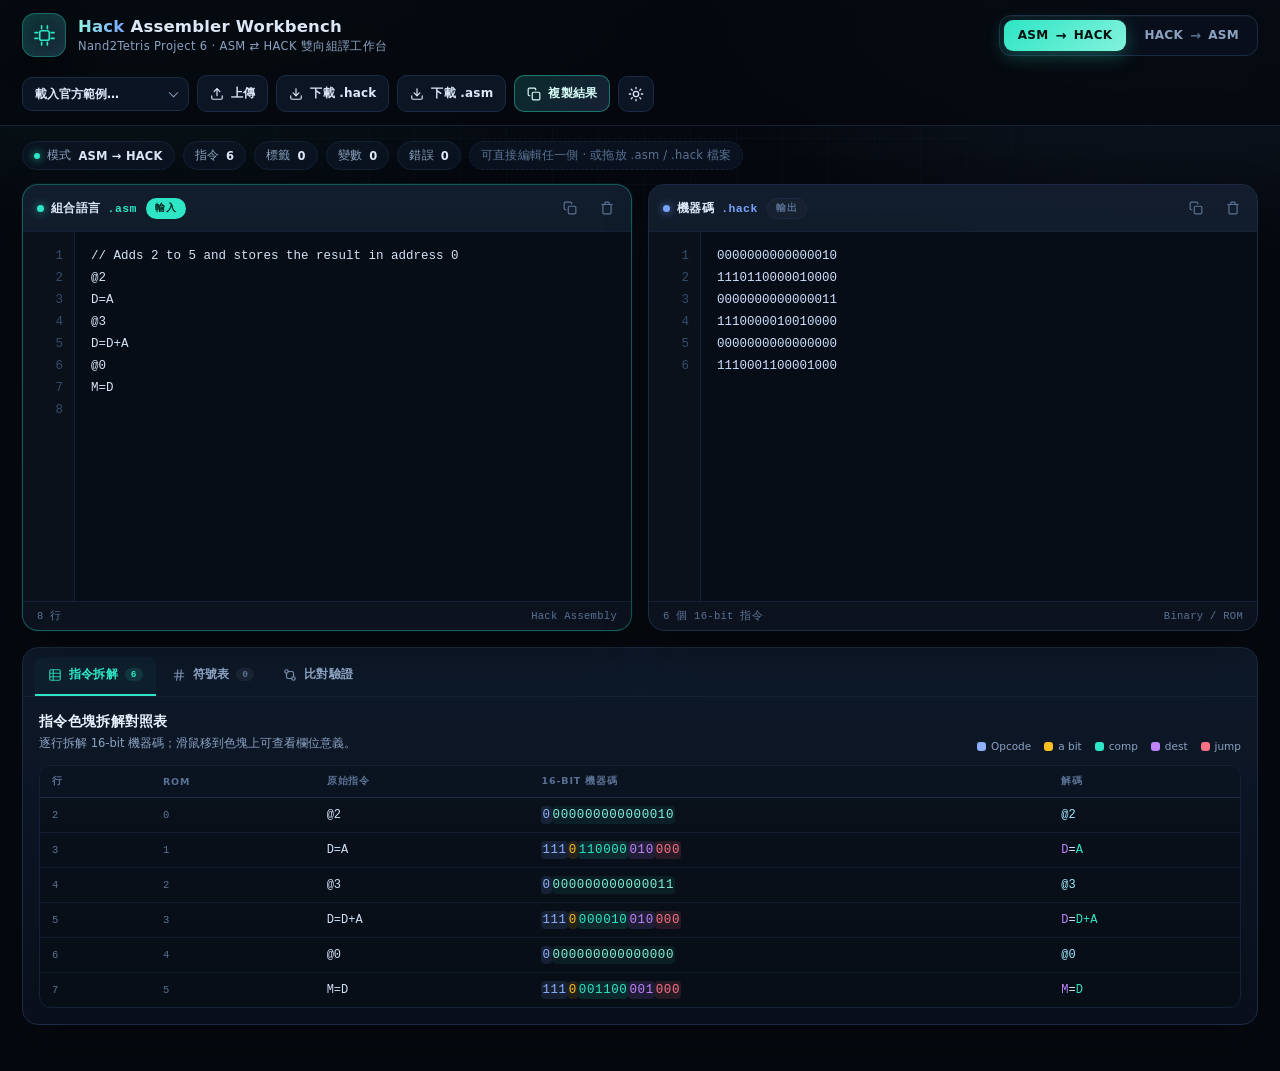
<file: 06/assembler/index.html>
<!DOCTYPE html>
<html lang="zh-Hant" data-theme="dark">
<head>
<meta charset="UTF-8">
<meta name="viewport" content="width=device-width, initial-scale=1.0">
<meta name="description" content="Nand2Tetris Project 6 Hack Assembler & Disassembler Workbench">
<title>Hack Assembler Workbench · Nand2Tetris Project 6</title>
<script>
(function () {
  try {
    var saved = localStorage.getItem('n2t-workbench-theme');
    if (saved === 'light' || saved === 'dark') {
      document.documentElement.setAttribute('data-theme', saved);
    }
  } catch (error) { /* localStorage may be unavailable on file:// */ }
})();
</script>
<style>
:root {
  --bg: #05090f;
  --bg-2: #080e18;
  --panel: #0c1523;
  --panel-2: #101c2f;
  --line: #1b2b45;
  --line-soft: #142136;
  --text: #dce8f8;
  --muted: #8ba2c1;
  --dim: #5a7294;
  --accent: #2ee6c5;
  --accent-2: #7aa2ff;
  --purple: #c084fc;
  --pink: #fb7185;
  --amber: #fbbf24;
  --green: #34d399;
  --mono: "JetBrains Mono", "Cascadia Code", "SFMono-Regular", Consolas, "Liberation Mono", Menlo, monospace;
  --sans: "Inter", "Segoe UI", system-ui, -apple-system, "Noto Sans TC", "Microsoft JhengHei", sans-serif;
  --radius: 16px;
}

* { box-sizing: border-box; }

html { scroll-behavior: smooth; color-scheme: dark; }

body {
  margin: 0;
  min-height: 100vh;
  color: var(--text);
  font-family: var(--sans);
  font-size: 14px;
  background:
    radial-gradient(1100px 560px at 10% -12%, rgba(46, 230, 197, 0.11), transparent 62%),
    radial-gradient(900px 520px at 92% -4%, rgba(122, 162, 255, 0.12), transparent 58%),
    var(--bg);
  -webkit-font-smoothing: antialiased;
}

.bg-grid {
  position: fixed;
  inset: 0;
  z-index: 0;
  pointer-events: none;
  background-image:
    linear-gradient(rgba(122, 162, 255, 0.035) 1px, transparent 1px),
    linear-gradient(90deg, rgba(122, 162, 255, 0.035) 1px, transparent 1px);
  background-size: 46px 46px;
  -webkit-mask-image: radial-gradient(ellipse 80% 60% at 50% 0%, #000 25%, transparent 78%);
  mask-image: radial-gradient(ellipse 80% 60% at 50% 0%, #000 25%, transparent 78%);
}

::selection { background: rgba(46, 230, 197, 0.28); color: #f2fffc; }

::-webkit-scrollbar { width: 10px; height: 10px; }
::-webkit-scrollbar-track { background: rgba(255, 255, 255, 0.02); }
::-webkit-scrollbar-thumb {
  background: #22344f;
  border-radius: 999px;
  border: 2px solid transparent;
  background-clip: padding-box;
}
::-webkit-scrollbar-thumb:hover { background: #2f4769; background-clip: padding-box; }
* { scrollbar-width: thin; scrollbar-color: #22344f transparent; }

/* ---------- Header ---------- */

.app-header {
  position: sticky;
  top: 0;
  z-index: 40;
  background: rgba(5, 9, 15, 0.84);
  backdrop-filter: blur(16px);
  -webkit-backdrop-filter: blur(16px);
  border-bottom: 1px solid var(--line-soft);
}

.header-inner {
  max-width: 1640px;
  margin: 0 auto;
  padding: 13px 22px;
  display: flex;
  align-items: center;
  gap: 18px;
  flex-wrap: wrap;
}

.brand {
  display: flex;
  align-items: center;
  gap: 12px;
  margin-right: auto;
  min-width: 0;
}

.logo {
  width: 44px;
  height: 44px;
  flex: 0 0 44px;
  border-radius: 13px;
  display: grid;
  place-items: center;
  color: var(--accent);
  background: linear-gradient(135deg, rgba(46, 230, 197, 0.17), rgba(122, 162, 255, 0.17));
  border: 1px solid rgba(46, 230, 197, 0.36);
  box-shadow: inset 0 0 22px rgba(46, 230, 197, 0.12), 0 10px 26px rgba(0, 0, 0, 0.42);
}

.logo svg { width: 23px; height: 23px; }

.brand h1 {
  margin: 0;
  font-size: 16.5px;
  font-weight: 800;
  letter-spacing: 0.2px;
  white-space: nowrap;
}

.brand h1 .hl {
  background: linear-gradient(92deg, #8ff5e2 0%, #7aa2ff 100%);
  -webkit-background-clip: text;
  background-clip: text;
  color: transparent;
}

.brand p {
  margin: 3px 0 0;
  font-size: 11.5px;
  color: var(--muted);
  letter-spacing: 0.35px;
  white-space: nowrap;
}

.mode-switch {
  display: flex;
  gap: 4px;
  padding: 4px;
  background: #080f1a;
  border: 1px solid var(--line);
  border-radius: 12px;
  box-shadow: inset 0 1px 0 rgba(255, 255, 255, 0.03);
}

.mode-btn {
  appearance: none;
  border: 0;
  background: transparent;
  color: var(--muted);
  font-family: var(--sans);
  font-size: 12px;
  font-weight: 700;
  letter-spacing: 0.3px;
  padding: 8px 14px;
  border-radius: 9px;
  cursor: pointer;
  display: inline-flex;
  align-items: center;
  gap: 7px;
  transition: color 0.18s, background 0.18s, box-shadow 0.18s;
  white-space: nowrap;
}

.mode-btn .arrow { color: var(--dim); font-size: 13px; transition: color 0.18s; }
.mode-btn:hover { color: var(--text); background: rgba(255, 255, 255, 0.045); }

.mode-btn.active {
  color: #04120f;
  background: linear-gradient(135deg, #2ee6c5, #83f2dc);
  box-shadow: 0 5px 18px rgba(46, 230, 197, 0.3);
}
.mode-btn.active .arrow { color: #04120f; }

.mode-btn[data-mode="hack2asm"].active {
  background: linear-gradient(135deg, #7aa2ff, #b3c7ff);
  box-shadow: 0 5px 18px rgba(122, 162, 255, 0.3);
}

.header-actions {
  display: flex;
  align-items: center;
  gap: 8px;
  flex-wrap: wrap;
}

.select-wrap { position: relative; display: inline-flex; }

.select-wrap::after {
  content: "";
  position: absolute;
  right: 12px;
  top: 50%;
  width: 6px;
  height: 6px;
  border-right: 1.5px solid var(--muted);
  border-bottom: 1.5px solid var(--muted);
  transform: translateY(-70%) rotate(45deg);
  pointer-events: none;
}

select.preset {
  appearance: none;
  -webkit-appearance: none;
  background: #0b1422;
  color: var(--text);
  border: 1px solid var(--line);
  border-radius: 10px;
  font-family: var(--sans);
  font-size: 12px;
  font-weight: 600;
  padding: 9px 32px 9px 12px;
  cursor: pointer;
  outline: none;
  transition: border-color 0.18s, background 0.18s;
}
select.preset:hover { border-color: rgba(46, 230, 197, 0.42); background: #0e1929; }
select.preset:focus-visible { border-color: var(--accent); box-shadow: 0 0 0 3px rgba(46, 230, 197, 0.14); }
select.preset option { background: #0b1422; color: var(--text); }

.btn {
  appearance: none;
  display: inline-flex;
  align-items: center;
  justify-content: center;
  gap: 7px;
  border: 1px solid var(--line);
  background: #0b1524;
  color: var(--text);
  font-family: var(--sans);
  font-size: 12px;
  font-weight: 700;
  letter-spacing: 0.2px;
  padding: 9px 12px;
  border-radius: 10px;
  cursor: pointer;
  white-space: nowrap;
  transition: transform 0.16s, border-color 0.16s, background 0.16s, box-shadow 0.16s;
}

.btn:hover {
  border-color: rgba(46, 230, 197, 0.45);
  background: #101d30;
  transform: translateY(-1px);
  box-shadow: 0 8px 20px rgba(0, 0, 0, 0.28);
}
.btn:active { transform: translateY(0); }
.btn:focus-visible { outline: none; box-shadow: 0 0 0 3px rgba(46, 230, 197, 0.16); }

.btn.primary {
  background: linear-gradient(135deg, rgba(46, 230, 197, 0.16), rgba(122, 162, 255, 0.16));
  border-color: rgba(46, 230, 197, 0.42);
  color: #d8fff8;
}
.btn.primary:hover { background: linear-gradient(135deg, rgba(46, 230, 197, 0.24), rgba(122, 162, 255, 0.22)); }

.btn.tiny { padding: 5px 9px; font-size: 11px; border-radius: 8px; }

.btn svg { width: 14px; height: 14px; flex: 0 0 auto; }

.theme-btn {
  width: 36px;
  height: 36px;
  flex: 0 0 36px;
  padding: 0;
}
.theme-btn svg { width: 16px; height: 16px; }
.theme-btn .icon-moon { display: none; }
html[data-theme="light"] .theme-btn .icon-sun { display: none; }
html[data-theme="light"] .theme-btn .icon-moon { display: block; }

.icon-btn {
  appearance: none;
  width: 28px;
  height: 28px;
  display: grid;
  place-items: center;
  border: 1px solid transparent;
  border-radius: 8px;
  background: transparent;
  color: var(--dim);
  cursor: pointer;
  transition: color 0.16s, background 0.16s, border-color 0.16s;
}
.icon-btn:hover { color: var(--accent); background: rgba(46, 230, 197, 0.08); border-color: rgba(46, 230, 197, 0.2); }
.icon-btn.danger:hover { color: var(--pink); background: rgba(251, 113, 133, 0.09); border-color: rgba(251, 113, 133, 0.25); }
.icon-btn svg { width: 14px; height: 14px; }

/* ---------- Status bar ---------- */

.statusbar {
  position: relative;
  z-index: 1;
  max-width: 1640px;
  margin: 15px auto 0;
  padding: 0 22px;
  display: flex;
  align-items: center;
  gap: 8px;
  flex-wrap: wrap;
}

.chip {
  display: inline-flex;
  align-items: center;
  gap: 7px;
  font-size: 11.5px;
  color: var(--muted);
  background: rgba(12, 21, 35, 0.82);
  border: 1px solid var(--line-soft);
  padding: 6px 11px;
  border-radius: 999px;
  letter-spacing: 0.2px;
  white-space: nowrap;
}
.chip b { color: var(--text); font-variant-numeric: tabular-nums; font-weight: 700; }
.chip .dot {
  width: 6px;
  height: 6px;
  border-radius: 50%;
  background: var(--accent);
  box-shadow: 0 0 9px var(--accent);
  transition: background 0.2s, box-shadow 0.2s;
}
.chip.err { transition: border-color 0.2s, color 0.2s; }
.chip.err.has-error { border-color: rgba(251, 113, 133, 0.45); color: #ffb3c0; background: rgba(251, 113, 133, 0.07); }
.chip.err.has-error b { color: #ff8fa0; }
.chip.hint { color: var(--dim); border-style: dashed; }

/* ---------- Layout ---------- */

main {
  position: relative;
  z-index: 1;
  max-width: 1640px;
  margin: 0 auto;
  padding: 14px 22px 46px;
}

.workspace {
  display: grid;
  grid-template-columns: minmax(0, 1fr) minmax(0, 1fr);
  gap: 16px;
}

/* ---------- Error bar ---------- */

.error-bar {
  margin-bottom: 14px;
  border: 1px solid rgba(251, 113, 133, 0.38);
  background: linear-gradient(180deg, rgba(251, 113, 133, 0.1), rgba(251, 113, 133, 0.035));
  border-radius: 13px;
  padding: 11px 14px;
  animation: slideDown 0.22s ease-out;
}
@keyframes slideDown {
  from { opacity: 0; transform: translateY(-6px); }
  to { opacity: 1; transform: translateY(0); }
}
.error-bar .head {
  display: flex;
  align-items: center;
  gap: 8px;
  color: #ffb3c0;
  font-size: 12px;
  font-weight: 800;
  letter-spacing: 0.3px;
}
.error-bar .head svg { width: 15px; height: 15px; }
.error-bar ul { margin: 8px 0 0; padding: 0; list-style: none; display: grid; gap: 3px; }
.error-bar li {
  font-family: var(--mono);
  font-size: 11.5px;
  line-height: 1.5;
  color: #fecdd3;
  cursor: pointer;
  padding: 4px 7px;
  border-radius: 6px;
  transition: background 0.15s;
}
.error-bar li:hover { background: rgba(251, 113, 133, 0.11); }
.error-bar li .ln { color: #ff8fa0; font-weight: 700; margin-right: 5px; }
.error-bar li .src { color: #b98a96; }
.error-bar .more { margin-top: 5px; font-size: 11px; color: #c98d9a; }

/* ---------- Editor panes ---------- */

.pane {
  display: flex;
  flex-direction: column;
  min-width: 0;
  background: linear-gradient(180deg, rgba(16, 28, 47, 0.86), rgba(9, 16, 28, 0.96));
  border: 1px solid var(--line);
  border-radius: var(--radius);
  overflow: hidden;
  box-shadow: 0 20px 44px rgba(0, 0, 0, 0.3);
  transition: border-color 0.2s, box-shadow 0.2s;
}
.pane.is-source {
  border-color: rgba(46, 230, 197, 0.34);
  box-shadow: 0 20px 44px rgba(0, 0, 0, 0.3), 0 0 0 1px rgba(46, 230, 197, 0.06);
}
#hackPane.is-source {
  border-color: rgba(122, 162, 255, 0.4);
  box-shadow: 0 20px 44px rgba(0, 0, 0, 0.3), 0 0 0 1px rgba(122, 162, 255, 0.08);
}

.pane-head {
  display: flex;
  align-items: center;
  gap: 9px;
  padding: 9px 10px 9px 14px;
  border-bottom: 1px solid var(--line-soft);
  background: rgba(255, 255, 255, 0.017);
  min-height: 46px;
}
.pane-title {
  display: flex;
  align-items: center;
  gap: 7px;
  font-size: 12px;
  font-weight: 800;
  letter-spacing: 0.4px;
  white-space: nowrap;
}
.pane-title .ext { font-family: var(--mono); color: var(--accent); font-size: 11.5px; }
.pane-title .ext.hack { color: var(--accent-2); }
.pane-dot {
  width: 7px;
  height: 7px;
  border-radius: 50%;
  background: var(--accent);
  box-shadow: 0 0 9px rgba(46, 230, 197, 0.75);
}
.pane-dot.hack { background: var(--accent-2); box-shadow: 0 0 9px rgba(122, 162, 255, 0.75); }

.pane-badge {
  font-size: 9.5px;
  font-weight: 800;
  letter-spacing: 0.9px;
  padding: 3px 8px;
  border-radius: 999px;
  border: 1px solid var(--line);
  color: var(--dim);
  background: rgba(255, 255, 255, 0.02);
  white-space: nowrap;
}
.pane.is-source .pane-badge { color: #05201b; background: var(--accent); border-color: transparent; }
#hackPane.is-source .pane-badge { color: #071021; background: var(--accent-2); border-color: transparent; }

.spacer { flex: 1 1 auto; }

.editor-shell {
  display: flex;
  height: clamp(300px, 41vh, 470px);
  min-height: 220px;
  background: #070d16;
  position: relative;
  overflow: hidden;
}

.gutter {
  flex: 0 0 52px;
  padding: 13px 9px 13px 0;
  text-align: right;
  font-family: var(--mono);
  font-size: 12.5px;
  line-height: 22px;
  color: #354c6c;
  background: rgba(255, 255, 255, 0.014);
  border-right: 1px solid var(--line-soft);
  overflow: hidden;
  user-select: none;
  -webkit-user-select: none;
}
.gutter-line {
  height: 22px;
  padding-right: 2px;
  border-radius: 4px;
  transition: color 0.12s, background 0.12s;
}
.gutter-line.active { color: #7dd3fc; background: rgba(122, 162, 255, 0.09); }
.gutter-line.err { color: #ff8fa0; background: rgba(251, 113, 133, 0.12); font-weight: 700; }

.code-editor {
  flex: 1 1 auto;
  min-width: 0;
  width: 100%;
  margin: 0;
  padding: 13px 16px;
  border: 0;
  outline: 0;
  resize: none;
  background: transparent;
  color: #d5e3f5;
  caret-color: var(--accent);
  font-family: var(--mono);
  font-size: 12.5px;
  line-height: 22px;
  tab-size: 4;
  -moz-tab-size: 4;
  white-space: pre;
  overflow: auto;
}
.code-editor::placeholder { color: #40556f; opacity: 1; }
.code-editor:focus { background: rgba(46, 230, 197, 0.012); }
#hackEditor { color: #cfe0ff; caret-color: var(--accent-2); }
#hackEditor::selection { background: rgba(122, 162, 255, 0.28); }

.pane-foot {
  display: flex;
  justify-content: space-between;
  align-items: center;
  gap: 10px;
  padding: 7px 14px;
  border-top: 1px solid var(--line-soft);
  font-family: var(--mono);
  font-size: 10.5px;
  color: var(--dim);
  letter-spacing: 0.3px;
  background: rgba(255, 255, 255, 0.012);
}

/* ---------- Inspector ---------- */

.inspector {
  margin-top: 16px;
  background: linear-gradient(180deg, rgba(16, 28, 47, 0.86), rgba(9, 16, 28, 0.96));
  border: 1px solid var(--line);
  border-radius: var(--radius);
  overflow: hidden;
  box-shadow: 0 20px 44px rgba(0, 0, 0, 0.26);
}

.tabs {
  display: flex;
  gap: 3px;
  padding: 9px 12px 0;
  border-bottom: 1px solid var(--line-soft);
  overflow-x: auto;
  scrollbar-width: none;
}
.tabs::-webkit-scrollbar { display: none; }

.tab {
  appearance: none;
  border: 0;
  background: transparent;
  color: var(--muted);
  font-family: var(--sans);
  font-size: 12px;
  font-weight: 700;
  letter-spacing: 0.2px;
  padding: 9px 13px 11px;
  border-bottom: 2px solid transparent;
  cursor: pointer;
  display: inline-flex;
  align-items: center;
  gap: 7px;
  white-space: nowrap;
  transition: color 0.16s, border-color 0.16s, background 0.16s;
  border-radius: 8px 8px 0 0;
}
.tab:hover { color: var(--text); background: rgba(255, 255, 255, 0.025); }
.tab.active { color: var(--accent); border-bottom-color: var(--accent); background: rgba(46, 230, 197, 0.035); }
.tab svg { width: 14px; height: 14px; opacity: 0.85; }
.tab .count {
  font-family: var(--mono);
  font-size: 9.5px;
  padding: 1px 6px;
  border-radius: 999px;
  background: rgba(46, 230, 197, 0.12);
  color: var(--accent);
  font-weight: 700;
}
.tab:not(.active) .count { background: rgba(255, 255, 255, 0.05); color: var(--dim); }

.tab-panel { display: none; padding: 16px; }
.tab-panel.active { display: block; animation: fadeIn 0.2s ease-out; }
@keyframes fadeIn { from { opacity: 0; } to { opacity: 1; } }

.panel-head {
  display: flex;
  align-items: flex-end;
  justify-content: space-between;
  gap: 16px;
  flex-wrap: wrap;
  margin-bottom: 13px;
}
.panel-head h2 {
  margin: 0;
  font-size: 13.5px;
  font-weight: 800;
  letter-spacing: 0.3px;
  color: #e8f2ff;
}
.panel-head p {
  margin: 4px 0 0;
  font-size: 11.5px;
  color: var(--muted);
  line-height: 1.5;
}

.legend {
  display: flex;
  align-items: center;
  gap: 13px;
  flex-wrap: wrap;
  font-size: 10.5px;
  color: var(--muted);
}
.legend span { display: inline-flex; align-items: center; gap: 5px; white-space: nowrap; }
.lg { width: 9px; height: 9px; border-radius: 3px; display: inline-block; }
.lg-op { background: #8fb0ff; }
.lg-a { background: var(--amber); }
.lg-comp { background: var(--accent); }
.lg-dest { background: var(--purple); }
.lg-jump { background: var(--pink); }

/* ---------- Tables ---------- */

.table-wrap {
  overflow: auto;
  max-height: 460px;
  border: 1px solid var(--line-soft);
  border-radius: 12px;
  background: rgba(5, 10, 17, 0.4);
}

.data-table {
  width: 100%;
  border-collapse: collapse;
  font-size: 12px;
}
.data-table thead th {
  position: sticky;
  top: 0;
  z-index: 2;
  text-align: left;
  padding: 9px 12px;
  font-size: 9.5px;
  letter-spacing: 0.9px;
  text-transform: uppercase;
  color: var(--dim);
  font-weight: 800;
  background: #0a1320;
  border-bottom: 1px solid var(--line);
  white-space: nowrap;
}
.data-table tbody td {
  padding: 8px 12px;
  border-bottom: 1px solid rgba(27, 43, 69, 0.5);
  vertical-align: middle;
}
.data-table tbody tr:last-child td { border-bottom: 0; }
.data-table tbody tr:hover { background: rgba(122, 162, 255, 0.045); }

td.num { font-family: var(--mono); color: var(--dim); font-size: 10.5px; font-variant-numeric: tabular-nums; }
td.bits { font-family: var(--mono); font-size: 12.5px; letter-spacing: 0.6px; white-space: nowrap; }
td.src { font-family: var(--mono); color: #cfe0f5; white-space: nowrap; }
td.decode { font-family: var(--mono); white-space: nowrap; font-size: 12px; }

.seg {
  display: inline-block;
  padding: 2px 1px;
  border-radius: 4px;
  cursor: help;
  transition: filter 0.14s, box-shadow 0.14s;
}
.seg:hover { filter: brightness(1.45); box-shadow: 0 0 0 1px currentColor; }
.seg-op { color: #8fb0ff; background: rgba(122, 162, 255, 0.12); }
.seg-a { color: var(--amber); background: rgba(251, 191, 36, 0.12); }
.seg-comp { color: var(--accent); background: rgba(46, 230, 197, 0.12); }
.seg-dest { color: var(--purple); background: rgba(192, 132, 252, 0.13); }
.seg-jump { color: var(--pink); background: rgba(251, 113, 133, 0.13); }
.seg-val { color: #7ff0d8; background: rgba(46, 230, 197, 0.07); }

.dec-a { color: #9fe9ff; }
.dec-comp { color: var(--accent); }
.dec-dest { color: var(--purple); }
.dec-jump { color: var(--pink); }
.sym-tag {
  display: inline-block;
  margin-left: 6px;
  padding: 1px 6px;
  border-radius: 999px;
  font-size: 9.5px;
  color: #9fb4d6;
  background: rgba(122, 162, 255, 0.1);
  border: 1px solid rgba(122, 162, 255, 0.16);
}

/* ---------- Symbol inspector ---------- */

.symbol-grid {
  display: grid;
  grid-template-columns: repeat(auto-fit, minmax(250px, 1fr));
  gap: 12px;
}

.sym-card {
  background: rgba(5, 10, 17, 0.42);
  border: 1px solid var(--line-soft);
  border-radius: 12px;
  overflow: hidden;
  min-width: 0;
}
.sym-card h3 {
  margin: 0;
  padding: 10px 12px;
  font-size: 10.5px;
  letter-spacing: 0.8px;
  text-transform: uppercase;
  color: var(--muted);
  border-bottom: 1px solid var(--line-soft);
  display: flex;
  align-items: center;
  justify-content: space-between;
  gap: 8px;
  font-weight: 800;
}
.sym-card h3 .count {
  font-family: var(--mono);
  font-size: 9.5px;
  padding: 1px 7px;
  border-radius: 999px;
  background: rgba(46, 230, 197, 0.1);
  color: var(--accent);
  letter-spacing: 0;
}
.sym-list { max-height: 270px; overflow: auto; padding: 4px 0; }
.sym-row {
  display: flex;
  align-items: center;
  justify-content: space-between;
  gap: 12px;
  padding: 5px 12px;
  font-family: var(--mono);
  font-size: 11.5px;
  transition: background 0.13s;
}
.sym-row:hover { background: rgba(255, 255, 255, 0.032); }
.sym-name { color: #cfe0f5; overflow: hidden; text-overflow: ellipsis; white-space: nowrap; }
.sym-val { color: var(--accent); font-variant-numeric: tabular-nums; flex: 0 0 auto; }
.sym-card.vars .sym-val { color: var(--purple); }
.sym-note { padding: 8px 12px; font-size: 10.5px; color: var(--dim); border-top: 1px solid var(--line-soft); line-height: 1.5; }
.sym-empty { padding: 18px 12px; text-align: center; font-size: 11px; color: var(--dim); }

/* ---------- Diff checker ---------- */

.check {
  display: inline-flex;
  align-items: center;
  gap: 7px;
  font-size: 11.5px;
  color: var(--muted);
  cursor: pointer;
  user-select: none;
  white-space: nowrap;
}
.check input {
  appearance: none;
  width: 15px;
  height: 15px;
  border: 1px solid var(--line);
  border-radius: 4px;
  background: #0a1320;
  cursor: pointer;
  position: relative;
  margin: 0;
}
.check input:checked { background: var(--accent); border-color: var(--accent); }
.check input:checked::after {
  content: "";
  position: absolute;
  left: 4px;
  top: 1px;
  width: 4px;
  height: 8px;
  border-right: 2px solid #04120f;
  border-bottom: 2px solid #04120f;
  transform: rotate(42deg);
}

.diff-layout {
  display: grid;
  grid-template-columns: minmax(0, 1fr) minmax(0, 1.25fr);
  gap: 14px;
}
.diff-input-wrap, .diff-result-wrap { min-width: 0; display: flex; flex-direction: column; }

.mini-head {
  display: flex;
  align-items: center;
  justify-content: space-between;
  gap: 10px;
  margin-bottom: 7px;
  font-size: 10.5px;
  font-weight: 800;
  letter-spacing: 0.7px;
  text-transform: uppercase;
  color: var(--dim);
  min-height: 28px;
}

.diff-input {
  width: 100%;
  min-height: 230px;
  flex: 1 1 auto;
  resize: vertical;
  border: 1px solid var(--line-soft);
  border-radius: 11px;
  background: #070d16;
  color: #cfe0ff;
  padding: 12px 14px;
  font-family: var(--mono);
  font-size: 12px;
  line-height: 21px;
  outline: none;
  caret-color: var(--accent-2);
}
.diff-input:focus { border-color: rgba(122, 162, 255, 0.45); box-shadow: 0 0 0 3px rgba(122, 162, 255, 0.1); }
.diff-input::placeholder { color: #40556f; }

.badge {
  display: inline-flex;
  align-items: center;
  gap: 5px;
  padding: 4px 10px;
  border-radius: 999px;
  font-size: 10.5px;
  font-weight: 800;
  letter-spacing: 0.3px;
  border: 1px solid var(--line);
  color: var(--dim);
  background: rgba(255, 255, 255, 0.03);
  white-space: nowrap;
}
.badge.ok {
  color: #04251c;
  background: linear-gradient(135deg, #34d399, #7ef0c4);
  border-color: transparent;
  box-shadow: 0 4px 16px rgba(52, 211, 153, 0.25);
}
.badge.bad {
  color: #38060e;
  background: linear-gradient(135deg, #fb7185, #fda4af);
  border-color: transparent;
  box-shadow: 0 4px 16px rgba(251, 113, 133, 0.22);
}

.diff-result {
  flex: 1 1 auto;
  min-height: 230px;
  max-height: 360px;
  overflow: auto;
  border: 1px solid var(--line-soft);
  border-radius: 11px;
  background: rgba(5, 10, 17, 0.42);
}

.diff-summary {
  padding: 8px 12px;
  font-size: 10.5px;
  color: var(--muted);
  background: rgba(122, 162, 255, 0.045);
  border-bottom: 1px solid var(--line-soft);
  letter-spacing: 0.2px;
}
.diff-summary b { color: var(--pink); }

.diff-table { width: 100%; border-collapse: collapse; font-size: 11.5px; }
.diff-table th {
  position: sticky;
  top: 0;
  z-index: 2;
  background: #0a1320;
  color: var(--dim);
  font-size: 9.5px;
  letter-spacing: 0.8px;
  text-transform: uppercase;
  text-align: left;
  padding: 8px 10px;
  border-bottom: 1px solid var(--line);
  white-space: nowrap;
}
.diff-table td { padding: 6px 10px; border-bottom: 1px solid rgba(27, 43, 69, 0.45); vertical-align: top; }
.diff-table td.mono { font-family: var(--mono); font-size: 11px; white-space: nowrap; letter-spacing: 0.4px; }
.diff-table tr.diff { background: rgba(251, 113, 133, 0.08); }
.diff-table tr.diff td { color: #ffc4cd; }
.diff-table tr.missing { background: rgba(251, 191, 36, 0.07); }
.diff-table tr.missing td { color: #ffe3a3; }
.diff-table tr.extra { background: rgba(192, 132, 252, 0.07); }
.diff-table tr.extra td { color: #e3c8ff; }
.diff-table tr.okrow td { color: #9fb4d6; }

.pill {
  display: inline-block;
  padding: 2px 7px;
  border-radius: 999px;
  font-size: 9px;
  font-weight: 800;
  letter-spacing: 0.5px;
  white-space: nowrap;
}
.pill.ok { background: rgba(52, 211, 153, 0.14); color: #6ee7b7; }
.pill.bad { background: rgba(251, 113, 133, 0.16); color: #fda4af; }
.pill.warn { background: rgba(251, 191, 36, 0.14); color: #fcd34d; }
.pill.extra { background: rgba(192, 132, 252, 0.14); color: #d8b4fe; }

.diff-result > .empty { min-height: 228px; justify-content: center; }

.diff-success {
  display: flex;
  flex-direction: column;
  align-items: center;
  justify-content: center;
  gap: 8px;
  min-height: 228px;
  padding: 24px;
  text-align: center;
  color: #8ef0cd;
  font-size: 12px;
}
.diff-success .big {
  width: 46px;
  height: 46px;
  border-radius: 50%;
  display: grid;
  place-items: center;
  background: rgba(52, 211, 153, 0.12);
  border: 1px solid rgba(52, 211, 153, 0.4);
  color: var(--green);
  box-shadow: 0 0 26px rgba(52, 211, 153, 0.16);
}
.diff-success .big svg { width: 24px; height: 24px; }
.diff-success strong { font-size: 14px; color: #b9ffe9; letter-spacing: 0.3px; }
.diff-success span { color: var(--muted); font-size: 11.5px; }

/* ---------- Empty state ---------- */

.empty {
  display: flex;
  flex-direction: column;
  align-items: center;
  justify-content: center;
  gap: 7px;
  padding: 34px 16px;
  text-align: center;
  color: var(--dim);
  font-size: 11.5px;
  line-height: 1.6;
}
.empty svg { width: 28px; height: 28px; opacity: 0.45; margin-bottom: 2px; }
.empty strong { color: var(--muted); font-weight: 700; font-size: 12px; }

/* ---------- Toast / drop overlay ---------- */

.toast {
  position: fixed;
  right: 20px;
  bottom: 20px;
  z-index: 120;
  max-width: min(360px, calc(100vw - 40px));
  background: #0c1727;
  border: 1px solid rgba(46, 230, 197, 0.38);
  color: var(--text);
  padding: 11px 16px;
  border-radius: 12px;
  font-size: 12px;
  font-weight: 600;
  line-height: 1.45;
  box-shadow: 0 20px 44px rgba(0, 0, 0, 0.5);
  opacity: 0;
  transform: translateY(10px);
  pointer-events: none;
  transition: opacity 0.22s, transform 0.22s;
}
.toast.show { opacity: 1; transform: translateY(0); }
.toast.error { border-color: rgba(251, 113, 133, 0.55); }

.drop-overlay {
  position: fixed;
  inset: 0;
  z-index: 110;
  display: none;
  place-items: center;
  background: rgba(3, 7, 12, 0.82);
  backdrop-filter: blur(7px);
  -webkit-backdrop-filter: blur(7px);
}
.drop-overlay.show { display: grid; }
.drop-box {
  border: 2px dashed rgba(46, 230, 197, 0.55);
  border-radius: 22px;
  padding: 54px 72px;
  text-align: center;
  background: rgba(12, 23, 39, 0.72);
  box-shadow: 0 0 70px rgba(46, 230, 197, 0.1);
  pointer-events: none;
}
.drop-box svg { width: 38px; height: 38px; color: var(--accent); margin-bottom: 10px; }
.drop-box h2 { margin: 0 0 6px; font-size: 16px; color: #d8fff8; }
.drop-box p { margin: 0; font-size: 12px; color: var(--muted); }

/* ---------- Light theme ---------- */

html[data-theme="light"] {
  color-scheme: light;
  --bg: #eef3fa;
  --bg-2: #e6eef8;
  --panel: #ffffff;
  --panel-2: #f5f9ff;
  --line: #cddbec;
  --line-soft: #e2ebf6;
  --text: #16213a;
  --muted: #5c6f88;
  --dim: #8496ac;
  --accent: #0d9488;
  --accent-2: #3563d9;
  --purple: #7e22ce;
  --pink: #be123c;
  --amber: #b45309;
  --green: #047857;
}

html[data-theme="light"] body {
  background:
    radial-gradient(1100px 560px at 10% -12%, rgba(13, 148, 136, 0.1), transparent 62%),
    radial-gradient(900px 520px at 92% -4%, rgba(79, 124, 247, 0.13), transparent 58%),
    var(--bg);
}

html[data-theme="light"] .bg-grid {
  background-image:
    linear-gradient(rgba(53, 99, 217, 0.055) 1px, transparent 1px),
    linear-gradient(90deg, rgba(53, 99, 217, 0.055) 1px, transparent 1px);
}

html[data-theme="light"] ::selection { background: rgba(13, 148, 136, 0.22); color: #062a26; }

html[data-theme="light"] ::-webkit-scrollbar-track { background: rgba(22, 33, 58, 0.035); }
html[data-theme="light"] ::-webkit-scrollbar-thumb { background: #b7c7da; }
html[data-theme="light"] ::-webkit-scrollbar-thumb:hover { background: #9fb3ca; }
html[data-theme="light"] * { scrollbar-color: #b7c7da transparent; }

html[data-theme="light"] .app-header { background: rgba(238, 243, 250, 0.86); }

html[data-theme="light"] .logo {
  background: linear-gradient(135deg, rgba(13, 148, 136, 0.14), rgba(79, 124, 247, 0.14));
  border-color: rgba(13, 148, 136, 0.32);
  box-shadow: inset 0 0 22px rgba(13, 148, 136, 0.08), 0 8px 20px rgba(22, 33, 58, 0.12);
}

html[data-theme="light"] .brand h1 .hl {
  background: linear-gradient(92deg, #0f766e 0%, #3559c7 100%);
  -webkit-background-clip: text;
  background-clip: text;
  color: transparent;
}

html[data-theme="light"] .mode-switch {
  background: #e4edf9;
  box-shadow: inset 0 1px 0 rgba(255, 255, 255, 0.7);
}
html[data-theme="light"] .mode-btn:hover { background: rgba(22, 33, 58, 0.06); }
html[data-theme="light"] .mode-btn.active { box-shadow: 0 5px 16px rgba(13, 148, 136, 0.24); }
html[data-theme="light"] .mode-btn[data-mode="hack2asm"].active { box-shadow: 0 5px 16px rgba(53, 99, 217, 0.24); }

html[data-theme="light"] select.preset {
  background: #ffffff;
  border-color: var(--line);
}
html[data-theme="light"] select.preset:hover { background: #f6faff; border-color: rgba(13, 148, 136, 0.42); }
html[data-theme="light"] select.preset option { background: #ffffff; color: var(--text); }

html[data-theme="light"] .btn { background: #ffffff; }
html[data-theme="light"] .btn:hover {
  background: #f3f8ff;
  border-color: rgba(13, 148, 136, 0.42);
  box-shadow: 0 8px 20px rgba(22, 33, 58, 0.1);
}
html[data-theme="light"] .btn.primary {
  background: linear-gradient(135deg, rgba(13, 148, 136, 0.13), rgba(79, 124, 247, 0.13));
  border-color: rgba(13, 148, 136, 0.4);
  color: #0b3b36;
}
html[data-theme="light"] .btn.primary:hover {
  background: linear-gradient(135deg, rgba(13, 148, 136, 0.2), rgba(79, 124, 247, 0.2));
}

html[data-theme="light"] .chip { background: rgba(255, 255, 255, 0.82); }
html[data-theme="light"] .chip.err.has-error {
  border-color: rgba(190, 18, 60, 0.38);
  color: #b3123b;
  background: rgba(190, 18, 60, 0.07);
}
html[data-theme="light"] .chip.err.has-error b { color: #9f1239; }

html[data-theme="light"] .error-bar {
  border-color: rgba(190, 18, 60, 0.3);
  background: linear-gradient(180deg, rgba(190, 18, 60, 0.08), rgba(190, 18, 60, 0.02));
}
html[data-theme="light"] .error-bar .head { color: #b3123b; }
html[data-theme="light"] .error-bar li { color: #8c1c3a; }
html[data-theme="light"] .error-bar li:hover { background: rgba(190, 18, 60, 0.08); }
html[data-theme="light"] .error-bar li .ln { color: #9f1239; }
html[data-theme="light"] .error-bar li .src { color: #8a6470; }
html[data-theme="light"] .error-bar .more { color: #8a6470; }

html[data-theme="light"] .pane {
  background: linear-gradient(180deg, #ffffff, #f7fbff);
  box-shadow: 0 18px 40px rgba(22, 33, 58, 0.1);
}
html[data-theme="light"] .pane.is-source {
  box-shadow: 0 18px 40px rgba(22, 33, 58, 0.1), 0 0 0 1px rgba(13, 148, 136, 0.08);
}
html[data-theme="light"] #hackPane.is-source {
  box-shadow: 0 18px 40px rgba(22, 33, 58, 0.1), 0 0 0 1px rgba(53, 99, 217, 0.1);
}
html[data-theme="light"] .pane-head { background: rgba(22, 33, 58, 0.02); }
html[data-theme="light"] .pane-badge { background: rgba(22, 33, 58, 0.035); }
html[data-theme="light"] .pane.is-source .pane-badge { color: #ffffff; }
html[data-theme="light"] #hackPane.is-source .pane-badge { color: #ffffff; }

html[data-theme="light"] .editor-shell { background: #fbfdff; }
html[data-theme="light"] .gutter {
  color: #93a4b8;
  background: rgba(22, 33, 58, 0.025);
}
html[data-theme="light"] .gutter-line.active { color: #1d4ed8; background: rgba(53, 99, 217, 0.1); }
html[data-theme="light"] .gutter-line.err { color: #be123c; background: rgba(190, 18, 60, 0.1); }
html[data-theme="light"] .code-editor { color: #1e2c46; }
html[data-theme="light"] .code-editor::placeholder { color: #9aabc0; }
html[data-theme="light"] .code-editor:focus { background: rgba(13, 148, 136, 0.02); }
html[data-theme="light"] #hackEditor { color: #1c2f5a; }
html[data-theme="light"] #hackEditor::selection { background: rgba(53, 99, 217, 0.2); }
html[data-theme="light"] .pane-foot { background: rgba(22, 33, 58, 0.02); }

html[data-theme="light"] .inspector {
  background: linear-gradient(180deg, #ffffff, #f7fbff);
  box-shadow: 0 18px 40px rgba(22, 33, 58, 0.09);
}
html[data-theme="light"] .tab:hover { background: rgba(22, 33, 58, 0.04); }
html[data-theme="light"] .tab.active { background: rgba(13, 148, 136, 0.06); }
html[data-theme="light"] .tab:not(.active) .count { background: rgba(22, 33, 58, 0.06); }
html[data-theme="light"] .panel-head h2 { color: #16213a; }

html[data-theme="light"] .table-wrap { background: rgba(255, 255, 255, 0.6); }
html[data-theme="light"] .data-table thead th { background: #eff5fc; }
html[data-theme="light"] .data-table tbody td { border-bottom-color: rgba(205, 219, 236, 0.7); }
html[data-theme="light"] .data-table tbody tr:hover { background: rgba(53, 99, 217, 0.06); }
html[data-theme="light"] td.src { color: #22345a; }
html[data-theme="light"] .lg-op { background: #2f5fd0; }
html[data-theme="light"] .seg-op { color: #2f5fd0; }
html[data-theme="light"] .seg-val { color: #0f766e; }
html[data-theme="light"] .dec-a { color: #0369a1; }
html[data-theme="light"] .seg:hover { filter: brightness(0.94); }
html[data-theme="light"] .sym-tag {
  color: #3d5a80;
  background: rgba(53, 99, 217, 0.08);
  border-color: rgba(53, 99, 217, 0.16);
}

html[data-theme="light"] .sym-card { background: rgba(255, 255, 255, 0.72); }
html[data-theme="light"] .sym-row:hover { background: rgba(22, 33, 58, 0.04); }
html[data-theme="light"] .sym-name { color: #22345a; }

html[data-theme="light"] .check input { background: #ffffff; }
html[data-theme="light"] .check input:checked::after {
  border-right-color: #ffffff;
  border-bottom-color: #ffffff;
}

html[data-theme="light"] .diff-input {
  background: #fbfdff;
  color: #1c2f5a;
}
html[data-theme="light"] .diff-input::placeholder { color: #9aabc0; }
html[data-theme="light"] .badge:not(.ok):not(.bad) { background: rgba(22, 33, 58, 0.04); }
html[data-theme="light"] .diff-result { background: rgba(255, 255, 255, 0.6); }
html[data-theme="light"] .diff-summary { background: rgba(53, 99, 217, 0.06); }
html[data-theme="light"] .diff-table th { background: #eff5fc; }
html[data-theme="light"] .diff-table td { border-bottom-color: rgba(205, 219, 236, 0.65); }
html[data-theme="light"] .diff-table tr.diff td { color: #a4123a; }
html[data-theme="light"] .diff-table tr.missing td { color: #92400e; }
html[data-theme="light"] .diff-table tr.extra td { color: #6b21a8; }
html[data-theme="light"] .diff-table tr.okrow td { color: #5c6f88; }
html[data-theme="light"] .pill.ok { color: #047857; background: rgba(4, 120, 87, 0.12); }
html[data-theme="light"] .pill.bad { color: #be123c; background: rgba(190, 18, 60, 0.12); }
html[data-theme="light"] .pill.warn { color: #92400e; background: rgba(180, 83, 9, 0.12); }
html[data-theme="light"] .pill.extra { color: #6b21a8; background: rgba(126, 34, 206, 0.12); }
html[data-theme="light"] .diff-success { color: #047857; }
html[data-theme="light"] .diff-success .big {
  background: rgba(4, 120, 87, 0.12);
  border-color: rgba(4, 120, 87, 0.35);
  box-shadow: 0 0 26px rgba(4, 120, 87, 0.12);
}
html[data-theme="light"] .diff-success strong { color: #065f46; }

html[data-theme="light"] .toast {
  background: #ffffff;
  border-color: rgba(13, 148, 136, 0.35);
  box-shadow: 0 20px 44px rgba(22, 33, 58, 0.18);
}
html[data-theme="light"] .toast.error { border-color: rgba(190, 18, 60, 0.45); }

html[data-theme="light"] .drop-overlay { background: rgba(226, 235, 246, 0.82); }
html[data-theme="light"] .drop-box {
  background: rgba(255, 255, 255, 0.88);
  border-color: rgba(13, 148, 136, 0.5);
  box-shadow: 0 0 70px rgba(13, 148, 136, 0.12);
}
html[data-theme="light"] .drop-box h2 { color: #0f3f3a; }

/* ---------- Responsive ---------- */

@media (max-width: 1180px) {
  .header-inner { gap: 12px; }
  .brand p { display: none; }
  .chip.hint { display: none; }
}

@media (max-width: 1000px) {
  .workspace { grid-template-columns: 1fr; }
  .editor-shell { height: clamp(260px, 36vh, 380px); }
  .diff-layout { grid-template-columns: 1fr; }
}

@media (max-width: 760px) {
  .header-inner { padding: 11px 14px; }
  .statusbar, main { padding-left: 14px; padding-right: 14px; }
  main { padding-bottom: 30px; }
  .brand h1 { font-size: 14.5px; }
  .logo { width: 38px; height: 38px; flex-basis: 38px; }
  .mode-switch { order: 3; width: 100%; }
  .mode-btn { flex: 1; justify-content: center; }
  .header-actions { order: 4; width: 100%; }
  .header-actions .btn { flex: 1 1 auto; }
  .header-actions .theme-btn { flex: 0 0 36px; width: 36px; }
  .select-wrap { flex: 1 1 100%; }
  select.preset { width: 100%; }
  .tab-panel { padding: 12px; }
  .panel-head { align-items: flex-start; }
  .legend { gap: 9px; }
  .drop-box { padding: 38px 28px; }
  .gutter { flex-basis: 42px; font-size: 11.5px; }
  .code-editor { font-size: 12px; padding-left: 12px; }
}

@media (prefers-reduced-motion: reduce) {
  *, *::before, *::after { animation-duration: 0.001ms !important; transition-duration: 0.001ms !important; }
  html { scroll-behavior: auto; }
}
</style>
</head>
<body>
<div class="bg-grid" aria-hidden="true"></div>

<header class="app-header">
  <div class="header-inner">
    <div class="brand">
      <div class="logo" aria-hidden="true">
        <svg viewBox="0 0 24 24" fill="none" stroke="currentColor" stroke-width="1.7" stroke-linecap="round" stroke-linejoin="round">
          <rect x="7" y="7" width="10" height="10" rx="2"></rect>
          <path d="M9 2v3M15 2v3M9 19v3M15 19v3M2 9h3M2 15h3M19 9h3M19 15h3"></path>
        </svg>
      </div>
      <div>
        <h1><span class="hl">Hack</span> Assembler Workbench</h1>
        <p>Nand2Tetris Project 6 · ASM ⇄ HACK 雙向組譯工作台</p>
      </div>
    </div>

    <div class="mode-switch" role="group" aria-label="轉換模式">
      <button class="mode-btn active" data-mode="asm2hack" id="modeAsm" aria-pressed="true">
        ASM <span class="arrow">→</span> HACK
      </button>
      <button class="mode-btn" data-mode="hack2asm" id="modeHack" aria-pressed="false">
        HACK <span class="arrow">→</span> ASM
      </button>
    </div>

    <div class="header-actions">
      <div class="select-wrap">
        <select id="presetSelect" class="preset" aria-label="載入官方測試範例">
          <option value="">載入官方範例…</option>
          <option value="Add.asm">Add.asm · 基礎加法</option>
          <option value="Max.asm">Max.asm · 取最大值</option>
          <option value="Rect.asm">Rect.asm · 畫矩形</option>
        </select>
      </div>
      <button class="btn" id="uploadBtn" title="上傳 .asm 或 .hack 檔案">
        <svg viewBox="0 0 24 24" fill="none" stroke="currentColor" stroke-width="2" stroke-linecap="round" stroke-linejoin="round"><path d="M21 15v4a2 2 0 0 1-2 2H5a2 2 0 0 1-2-2v-4"></path><path d="M17 8l-5-5-5 5"></path><path d="M12 3v12"></path></svg>
        上傳
      </button>
      <input type="file" id="fileInput" accept=".asm,.hack,.txt" hidden>
      <button class="btn" id="downloadHackBtn" title="下載目前的 16-bit 機器碼">
        <svg viewBox="0 0 24 24" fill="none" stroke="currentColor" stroke-width="2" stroke-linecap="round" stroke-linejoin="round"><path d="M21 15v4a2 2 0 0 1-2 2H5a2 2 0 0 1-2-2v-4"></path><path d="M7 10l5 5 5-5"></path><path d="M12 15V3"></path></svg>
        下載 .hack
      </button>
      <button class="btn" id="downloadAsmBtn" title="下載目前的組合語言">
        <svg viewBox="0 0 24 24" fill="none" stroke="currentColor" stroke-width="2" stroke-linecap="round" stroke-linejoin="round"><path d="M21 15v4a2 2 0 0 1-2 2H5a2 2 0 0 1-2-2v-4"></path><path d="M7 10l5 5 5-5"></path><path d="M12 15V3"></path></svg>
        下載 .asm
      </button>
      <button class="btn primary" id="copyBtn" title="複製目前模式的輸出結果">
        <svg viewBox="0 0 24 24" fill="none" stroke="currentColor" stroke-width="2" stroke-linecap="round" stroke-linejoin="round"><rect x="9" y="9" width="13" height="13" rx="2"></rect><path d="M5 15H4a2 2 0 0 1-2-2V4a2 2 0 0 1 2-2h9a2 2 0 0 1 2 2v1"></path></svg>
        複製結果
      </button>
      <button class="btn theme-btn" id="themeToggle" title="切換為淺色主題" aria-label="切換為淺色主題" aria-pressed="false">
        <svg class="icon-sun" viewBox="0 0 24 24" fill="none" stroke="currentColor" stroke-width="2" stroke-linecap="round" stroke-linejoin="round"><circle cx="12" cy="12" r="4"></circle><path d="M12 2v2M12 20v2M4.93 4.93l1.41 1.41M17.66 17.66l1.41 1.41M2 12h2M20 12h2M6.34 17.66l-1.41 1.41M19.07 4.93l-1.41 1.41"></path></svg>
        <svg class="icon-moon" viewBox="0 0 24 24" fill="none" stroke="currentColor" stroke-width="2" stroke-linecap="round" stroke-linejoin="round"><path d="M21 12.79A9 9 0 1 1 11.21 3 7 7 0 0 0 21 12.79z"></path></svg>
      </button>
    </div>
  </div>
</header>

<div class="statusbar">
  <div class="chip"><span class="dot" id="modeDot"></span>模式 <b id="chipMode">ASM → HACK</b></div>
  <div class="chip">指令 <b id="chipCount">0</b></div>
  <div class="chip">標籤 <b id="chipLabels">0</b></div>
  <div class="chip">變數 <b id="chipVars">0</b></div>
  <div class="chip err" id="chipErr">錯誤 <b id="chipErrors">0</b></div>
  <div class="chip hint">可直接編輯任一側 · 或拖放 .asm / .hack 檔案</div>
</div>

<main>
  <div id="errorBar" class="error-bar" hidden></div>

  <section class="workspace">
    <article class="pane is-source" id="asmPane">
      <div class="pane-head">
        <div class="pane-title"><span class="pane-dot"></span>組合語言 <span class="ext">.asm</span></div>
        <span class="pane-badge" id="asmBadge">輸入</span>
        <div class="spacer"></div>
        <button class="icon-btn" id="copyAsmBtn" title="複製 ASM" aria-label="複製 ASM">
          <svg viewBox="0 0 24 24" fill="none" stroke="currentColor" stroke-width="2" stroke-linecap="round" stroke-linejoin="round"><rect x="9" y="9" width="13" height="13" rx="2"></rect><path d="M5 15H4a2 2 0 0 1-2-2V4a2 2 0 0 1 2-2h9a2 2 0 0 1 2 2v1"></path></svg>
        </button>
        <button class="icon-btn danger" id="clearAsmBtn" title="清空 ASM" aria-label="清空 ASM">
          <svg viewBox="0 0 24 24" fill="none" stroke="currentColor" stroke-width="2" stroke-linecap="round" stroke-linejoin="round"><path d="M3 6h18"></path><path d="M19 6v14a2 2 0 0 1-2 2H7a2 2 0 0 1-2-2V6"></path><path d="M8 6V4a2 2 0 0 1 2-2h4a2 2 0 0 1 2 2v2"></path></svg>
        </button>
      </div>
      <div class="editor-shell">
        <div class="gutter" id="asmGutter" aria-hidden="true"></div>
        <textarea id="asmEditor" class="code-editor" spellcheck="false" wrap="off" aria-label="Hack 組合語言編輯區" placeholder="在此輸入 Hack 組合語言…&#10;&#10;@2&#10;D=A&#10;@3&#10;D=D+A&#10;@0&#10;M=D"></textarea>
      </div>
      <div class="pane-foot"><span id="asmMeta">1 行</span><span>Hack Assembly</span></div>
    </article>

    <article class="pane is-target" id="hackPane">
      <div class="pane-head">
        <div class="pane-title"><span class="pane-dot hack"></span>機器碼 <span class="ext hack">.hack</span></div>
        <span class="pane-badge" id="hackBadge">輸出</span>
        <div class="spacer"></div>
        <button class="icon-btn" id="copyHackBtn" title="複製 HACK" aria-label="複製 HACK">
          <svg viewBox="0 0 24 24" fill="none" stroke="currentColor" stroke-width="2" stroke-linecap="round" stroke-linejoin="round"><rect x="9" y="9" width="13" height="13" rx="2"></rect><path d="M5 15H4a2 2 0 0 1-2-2V4a2 2 0 0 1 2-2h9a2 2 0 0 1 2 2v1"></path></svg>
        </button>
        <button class="icon-btn danger" id="clearHackBtn" title="清空 HACK" aria-label="清空 HACK">
          <svg viewBox="0 0 24 24" fill="none" stroke="currentColor" stroke-width="2" stroke-linecap="round" stroke-linejoin="round"><path d="M3 6h18"></path><path d="M19 6v14a2 2 0 0 1-2 2H7a2 2 0 0 1-2-2V6"></path><path d="M8 6V4a2 2 0 0 1 2-2h4a2 2 0 0 1 2 2v2"></path></svg>
        </button>
      </div>
      <div class="editor-shell">
        <div class="gutter" id="hackGutter" aria-hidden="true"></div>
        <textarea id="hackEditor" class="code-editor" spellcheck="false" wrap="off" aria-label="Hack 16-bit 機器碼編輯區" placeholder="16-bit 機器碼會顯示在這裡，也可直接貼上 .hack 內容進行反組譯…"></textarea>
      </div>
      <div class="pane-foot"><span id="hackMeta">0 個 16-bit 指令</span><span>Binary / ROM</span></div>
    </article>
  </section>

  <section class="inspector">
    <div class="tabs" role="tablist" aria-label="教學檢視面板">
      <button class="tab active" data-tab="breakdown" role="tab" aria-selected="true">
        <svg viewBox="0 0 24 24" fill="none" stroke="currentColor" stroke-width="2" stroke-linecap="round" stroke-linejoin="round"><rect x="3" y="3" width="18" height="18" rx="2"></rect><path d="M3 9h18M3 15h18M9 3v18"></path></svg>
        指令拆解 <span class="count" id="tabBreakdownCount">0</span>
      </button>
      <button class="tab" data-tab="symbols" role="tab" aria-selected="false">
        <svg viewBox="0 0 24 24" fill="none" stroke="currentColor" stroke-width="2" stroke-linecap="round" stroke-linejoin="round"><path d="M4 9h16M4 15h16M10 3L8 21M16 3l-2 18"></path></svg>
        符號表 <span class="count" id="tabSymbolCount">0</span>
      </button>
      <button class="tab" data-tab="diff" role="tab" aria-selected="false">
        <svg viewBox="0 0 24 24" fill="none" stroke="currentColor" stroke-width="2" stroke-linecap="round" stroke-linejoin="round"><circle cx="6" cy="6" r="3"></circle><circle cx="18" cy="18" r="3"></circle><path d="M6 9v6a3 3 0 0 0 3 3h6M18 15V9a3 3 0 0 0-3-3H9"></path></svg>
        比對驗證
      </button>
    </div>

    <div class="tab-panel active" id="panel-breakdown" role="tabpanel">
      <div class="panel-head">
        <div>
          <h2>指令色塊拆解對照表</h2>
          <p>逐行拆解 16-bit 機器碼；滑鼠移到色塊上可查看欄位意義。</p>
        </div>
        <div class="legend" aria-label="色塊圖例">
          <span><i class="lg lg-op"></i>Opcode</span>
          <span><i class="lg lg-a"></i>a bit</span>
          <span><i class="lg lg-comp"></i>comp</span>
          <span><i class="lg lg-dest"></i>dest</span>
          <span><i class="lg lg-jump"></i>jump</span>
        </div>
      </div>
      <div class="table-wrap">
        <table class="data-table breakdown-table">
          <thead>
            <tr><th>行</th><th>ROM</th><th>原始指令</th><th>16-bit 機器碼</th><th>解碼</th></tr>
          </thead>
          <tbody id="breakdownBody"></tbody>
        </table>
      </div>
    </div>

    <div class="tab-panel" id="panel-symbols" role="tabpanel">
      <div class="panel-head">
        <div>
          <h2>符號表檢視器</h2>
          <p>預定義符號、ROM 標籤與自訂變數（從 RAM[16] 開始）即時一覽。</p>
        </div>
      </div>
      <div id="symbolContent"></div>
    </div>

    <div class="tab-panel" id="panel-diff" role="tabpanel">
      <div class="panel-head">
        <div>
          <h2>比對驗證器</h2>
          <p>貼上官方 Assembler 產生的標準 .hack 解答，自動逐行比對目前輸出。</p>
        </div>
        <label class="check"><input type="checkbox" id="diffShowAll"> 顯示全部行</label>
      </div>
      <div class="diff-layout">
        <div class="diff-input-wrap">
          <div class="mini-head">
            <span>標準解答（.hack）</span>
            <button class="btn tiny" id="diffClearBtn">清空</button>
          </div>
          <textarea id="diffInput" class="diff-input" spellcheck="false" placeholder="貼上官方 .hack 內容…&#10;&#10;0000000000000010&#10;1110110000010000&#10;0000000000000011&#10;1110000010010000&#10;0000000000000000&#10;1110001100001000"></textarea>
        </div>
        <div class="diff-result-wrap">
          <div class="mini-head">
            <span>比對結果</span>
            <span class="badge" id="diffBadge">等待輸入</span>
          </div>
          <div id="diffResult" class="diff-result"></div>
        </div>
      </div>
    </div>
  </section>
</main>

<div class="toast" id="toast" role="status" aria-live="polite"></div>

<div class="drop-overlay" id="dropOverlay" aria-hidden="true">
  <div class="drop-box">
    <svg viewBox="0 0 24 24" fill="none" stroke="currentColor" stroke-width="1.7" stroke-linecap="round" stroke-linejoin="round">
      <path d="M21 15v4a2 2 0 0 1-2 2H5a2 2 0 0 1-2-2v-4"></path>
      <path d="M17 8l-5-5-5 5"></path>
      <path d="M12 3v12"></path>
    </svg>
    <h2>放開以載入檔案</h2>
    <p>支援 .asm 與 .hack · 自動判斷方向並轉換</p>
  </div>
</div>
<script>
'use strict';

/* =====================================================================
   Nand2Tetris Project 6 — Hack instruction tables
   ===================================================================== */

const PREDEFINED = (() => {
  const table = { SP: 0, LCL: 1, ARG: 2, THIS: 3, THAT: 4 };
  for (let i = 0; i < 16; i += 1) table['R' + i] = i;
  table.SCREEN = 16384;
  table.KBD = 24576;
  return table;
})();

const PREDEFINED_ORDER = [
  'SP', 'LCL', 'ARG', 'THIS', 'THAT',
  ...Array.from({ length: 16 }, (_, i) => 'R' + i),
  'SCREEN', 'KBD',
];

/* mnemonic -> a + cccccc (7 bits) */
const COMP_TABLE = {
  '0': '0101010',
  '1': '0111111',
  '-1': '0111010',
  'D': '0001100',
  'A': '0110000',
  '!D': '0001101',
  '!A': '0110001',
  '-D': '0001111',
  '-A': '0110011',
  'D+1': '0011111',
  'A+1': '0110111',
  'D-1': '0001110',
  'A-1': '0110010',
  'D+A': '0000010',
  'D-A': '0010011',
  'A-D': '0000111',
  'D&A': '0000000',
  'D|A': '0010101',
  'M': '1110000',
  '!M': '1110001',
  '-M': '1110011',
  'M+1': '1110111',
  'M-1': '1110010',
  'D+M': '1000010',
  'D-M': '1010011',
  'M-D': '1000111',
  'D&M': '1000000',
  'D|M': '1010101',
};

const COMP_ALIASES = {
  'A+D': 'D+A',
  'M+D': 'D+M',
  'A&D': 'D&A',
  'M&D': 'D&M',
  'A|D': 'D|A',
  'M|D': 'D|M',
  '1+D': 'D+1',
  '1+A': 'A+1',
  '1+M': 'M+1',
};

const DEST_REVERSE = {
  '000': 'null',
  '001': 'M',
  '010': 'D',
  '011': 'MD',
  '100': 'A',
  '101': 'AM',
  '110': 'AD',
  '111': 'AMD',
};

const JUMP_TABLE = {
  'null': '000',
  'JGT': '001',
  'JEQ': '010',
  'JGE': '011',
  'JLT': '100',
  'JNE': '101',
  'JLE': '110',
  'JMP': '111',
};

const JUMP_REVERSE = {
  '000': 'null',
  '001': 'JGT',
  '010': 'JEQ',
  '011': 'JGE',
  '100': 'JLT',
  '101': 'JNE',
  '110': 'JLE',
  '111': 'JMP',
};

const COMP_REVERSE = (() => {
  const reverse = {};
  Object.keys(COMP_TABLE).forEach((name) => {
    reverse[COMP_TABLE[name]] = name;
  });
  return reverse;
})();

const SYMBOL_RE = /^[A-Za-z_.$:][A-Za-z0-9_.$:]*$/;
const DECIMAL_RE = /^[0-9]+$/;
const BINARY_RE = /^[01]{16}$/;

/* =====================================================================
   Helpers
   ===================================================================== */

function stripComment(line) {
  const index = line.indexOf('//');
  return index >= 0 ? line.slice(0, index) : line;
}

function escapeHtml(value) {
  return String(value).replace(/[&<>"']/g, (char) => ({
    '&': '&amp;',
    '<': '&lt;',
    '>': '&gt;',
    '"': '&quot;',
    "'": '&#39;',
  }[char]));
}

function pad15(value) {
  return value.toString(2).padStart(15, '0');
}

function compCodeFor(raw) {
  const key = raw.replace(/\s+/g, '');
  const candidates = [key, key.toUpperCase()];
  for (const candidate of candidates) {
    if (COMP_TABLE[candidate]) return COMP_TABLE[candidate];
    const alias = COMP_ALIASES[candidate];
    if (alias && COMP_TABLE[alias]) return COMP_TABLE[alias];
  }
  throw new Error('未知的 comp 助憶碼「' + raw + '」');
}

function destCodeFor(dest) {
  if (!dest) return '000';
  const key = dest.trim();
  if (!key || key.toLowerCase() === 'null') return '000';
  let a = 0;
  let d = 0;
  let m = 0;
  for (const char of key.toUpperCase()) {
    if (char === 'A') a = 1;
    else if (char === 'D') d = 1;
    else if (char === 'M') m = 1;
    else throw new Error('未知的 dest「' + dest + '」');
  }
  return '' + a + d + m;
}

function jumpCodeFor(jump) {
  if (!jump) return '000';
  const key = jump.trim().toUpperCase();
  if (!key || key === 'NULL') return '000';
  if (!JUMP_TABLE[key]) throw new Error('未知的 jump「' + jump + '」');
  return JUMP_TABLE[key];
}

function parseCInstruction(code) {
  let rest = code;
  let dest = null;
  let jump = null;

  const eq = rest.indexOf('=');
  if (eq >= 0) {
    dest = rest.slice(0, eq).trim();
    rest = rest.slice(eq + 1);
    if (!dest) throw new Error('「=」左側缺少 dest');
  }

  const semi = rest.indexOf(';');
  if (semi >= 0) {
    jump = rest.slice(semi + 1).trim();
    rest = rest.slice(0, semi);
    if (!jump) throw new Error('「;」右側缺少 jump');
  }

  const comp = rest.trim();
  if (!comp) throw new Error('C-指令缺少 comp 區段');
  if (comp.includes('=') || comp.includes(';')) {
    throw new Error('C-指令語法錯誤：「' + code + '」');
  }
  return { dest, comp, jump };
}

/* =====================================================================
   Assembler (two passes, keeps original line numbers)
   ===================================================================== */

function assemble(source) {
  const symbols = new Map(Object.entries(PREDEFINED));
  const labels = [];
  const labelMap = new Map();
  const variables = [];
  const variableMap = new Map();
  const errors = [];
  const instructions = [];
  const rawLines = String(source == null ? '' : source).split(/\r?\n/);
  let rom = 0;

  /* ---- First pass: labels are virtual, they do not consume ROM ---- */
  rawLines.forEach((raw, index) => {
    const line = index + 1;
    const code = stripComment(raw).trim();
    if (!code) return;

    if (code.startsWith('(')) {
      if (!code.endsWith(')')) {
        errors.push({ line, message: '標籤格式錯誤：必須以 ")" 結尾', source: code });
        return;
      }
      const name = code.slice(1, -1).trim();
      if (!name) {
        errors.push({ line, message: '標籤名稱不可為空', source: code });
        return;
      }
      if (!SYMBOL_RE.test(name)) {
        errors.push({ line, message: '非法標籤名稱「' + name + '」', source: code });
        return;
      }
      if (Object.prototype.hasOwnProperty.call(PREDEFINED, name)) {
        errors.push({ line, message: '不可重新定義預定義符號「' + name + '」', source: code });
        return;
      }
      if (labelMap.has(name)) {
        errors.push({
          line,
          message: '標籤「' + name + '」重複定義（首次出現於 ROM ' + labelMap.get(name) + '）',
          source: code,
        });
        return;
      }
      labelMap.set(name, rom);
      labels.push({ name, address: rom });
      symbols.set(name, rom);
      return;
    }

    instructions.push({ line, code, rom });
    rom += 1;
  });

  /* ---- Second pass: variables + machine code ---- */
  let ram = 16;
  const words = [];
  const rows = [];

  instructions.forEach((instruction) => {
    const { line, code, rom: romAddress } = instruction;
    try {
      if (code.startsWith('@')) {
        const value = code.slice(1).trim();
        if (!value) throw new Error('「@」後面缺少數值或符號');

        let address;
        let symbolName = null;

        if (DECIMAL_RE.test(value)) {
          address = parseInt(value, 10);
          if (address > 32767) {
            throw new Error('A-指令數值 ' + address + ' 超出 15-bit 範圍（0–32767）');
          }
        } else {
          if (!SYMBOL_RE.test(value)) throw new Error('非法符號「' + value + '」');
          symbolName = value;
          if (symbols.has(value)) {
            address = symbols.get(value);
          } else {
            if (ram > 32767) throw new Error('變數位址超出 RAM 範圍（> 32767）');
            address = ram;
            ram += 1;
            symbols.set(value, address);
            variableMap.set(value, address);
            variables.push({ name: value, address });
          }
        }

        const binary = '0' + pad15(address);
        words.push(binary);
        rows.push({
          line,
          rom: romAddress,
          source: code,
          binary,
          kind: 'A',
          address,
          symbol: symbolName,
        });
      } else {
        const { dest, comp, jump } = parseCInstruction(code);
        const compCode = compCodeFor(comp);
        const destCode = destCodeFor(dest);
        const jumpCode = jumpCodeFor(jump);
        const binary = '111' + compCode + destCode + jumpCode;
        words.push(binary);
        rows.push({
          line,
          rom: romAddress,
          source: code,
          binary,
          kind: 'C',
          a: compCode[0],
          comp: compCode.slice(1),
          compText: comp,
          destText: dest || 'null',
          destBits: destCode,
          jumpText: jump || 'null',
          jumpBits: jumpCode,
        });
      }
    } catch (error) {
      errors.push({ line, message: error.message, source: code });
      words.push('0000000000000000');
    }
  });

  errors.sort((a, b) => a.line - b.line);

  return {
    output: words.join('\n'),
    words,
    rows,
    labels,
    variables,
    errors,
    symbols,
  };
}

/* =====================================================================
   Disassembler (.hack -> .asm)
   ===================================================================== */

function disassemble(source) {
  const rawLines = String(source == null ? '' : source).split(/\r?\n/);
  const output = [];
  const rows = [];
  const errors = [];

  rawLines.forEach((raw, index) => {
    const line = index + 1;
    const code = stripComment(raw).trim();
    if (!code) return;

    const bits = code.replace(/\s+/g, '');
    if (!BINARY_RE.test(bits)) {
      errors.push({ line, message: '必須是 16 位元的二進位字串（僅含 0 與 1）', source: code });
      output.push('');
      return;
    }

    if (bits[0] === '0') {
      const address = parseInt(bits.slice(1), 2);
      const asm = '@' + address;
      output.push(asm);
      rows.push({
        line,
        rom: rows.length,
        source: asm,
        binary: bits,
        kind: 'A',
        address,
        symbol: null,
      });
      return;
    }

    if (bits.slice(0, 3) !== '111') {
      errors.push({
        line,
        message: '無效指令：首位必須是 0（A-指令）或以 111 開頭（C-指令）',
        source: code,
      });
      output.push('');
      return;
    }

    const compCode = bits.slice(3, 10);
    const destCode = bits.slice(10, 13);
    const jumpCode = bits.slice(13, 16);
    const compText = COMP_REVERSE[compCode];

    if (!compText) {
      errors.push({ line, message: '未知的 comp 位元組合「' + compCode + '」', source: code });
      output.push('');
      return;
    }

    const destText = DEST_REVERSE[destCode];
    const jumpText = JUMP_REVERSE[jumpCode];
    const asm =
      (destText === 'null' ? '' : destText + '=') +
      compText +
      (jumpText === 'null' ? '' : ';' + jumpText);

    output.push(asm);
    rows.push({
      line,
      rom: rows.length,
      source: asm,
      binary: bits,
      kind: 'C',
      a: compCode[0],
      comp: compCode.slice(1),
      compText,
      destText,
      destBits: destCode,
      jumpText,
      jumpBits: jumpCode,
    });
  });

  errors.sort((a, b) => a.line - b.line);

  return {
    output: output.join('\n'),
    rows,
    errors,
  };
}
/* =====================================================================
   DOM references + state
   ===================================================================== */

const $ = (selector) => document.querySelector(selector);

const asmEditor = $('#asmEditor');
const hackEditor = $('#hackEditor');
const asmGutter = $('#asmGutter');
const hackGutter = $('#hackGutter');
const errorBar = $('#errorBar');
const breakdownBody = $('#breakdownBody');
const symbolContent = $('#symbolContent');
const diffInput = $('#diffInput');
const diffResult = $('#diffResult');
const diffBadge = $('#diffBadge');
const diffShowAll = $('#diffShowAll');
const toastEl = $('#toast');
const dropOverlay = $('#dropOverlay');
const themeToggle = $('#themeToggle');

const THEME_KEY = 'n2t-workbench-theme';

const state = {
  mode: 'asm2hack',
  fileName: 'Prog',
  asmResult: null,
  disResult: null,
};

let asmErrorLines = new Set();
let hackErrorLines = new Set();
let convertTimer = null;
let diffTimer = null;
let toastTimer = null;

const ICON_WARN = '<svg viewBox="0 0 24 24" fill="none" stroke="currentColor" stroke-width="2" stroke-linecap="round" stroke-linejoin="round"><path d="M10.29 3.86L1.82 18a2 2 0 0 0 1.71 3h16.94a2 2 0 0 0 1.71-3L13.71 3.86a2 2 0 0 0-3.42 0z"></path><path d="M12 9v4M12 17h.01"></path></svg>';
const ICON_TABLE = '<svg viewBox="0 0 24 24" fill="none" stroke="currentColor" stroke-width="1.6" stroke-linecap="round" stroke-linejoin="round"><rect x="3" y="3" width="18" height="18" rx="2"></rect><path d="M3 9h18M3 15h18M9 3v18"></path></svg>';
const ICON_SYMBOL = '<svg viewBox="0 0 24 24" fill="none" stroke="currentColor" stroke-width="1.6" stroke-linecap="round" stroke-linejoin="round"><path d="M4 9h16M4 15h16M10 3L8 21M16 3l-2 18"></path></svg>';
const ICON_DIFF = '<svg viewBox="0 0 24 24" fill="none" stroke="currentColor" stroke-width="1.6" stroke-linecap="round" stroke-linejoin="round"><circle cx="6" cy="6" r="3"></circle><circle cx="18" cy="18" r="3"></circle><path d="M6 9v6a3 3 0 0 0 3 3h6M18 15V9a3 3 0 0 0-3-3H9"></path></svg>';
const ICON_CHECK = '<svg viewBox="0 0 24 24" fill="none" stroke="currentColor" stroke-width="2.4" stroke-linecap="round" stroke-linejoin="round"><path d="M20 6L9 17l-5-5"></path></svg>';

/* =====================================================================
   Editor gutters / mode / conversion
   ===================================================================== */

function lineCount(value) {
  return String(value).split('\n').length;
}

function renderGutter(gutter, editor, errorLines) {
  const total = lineCount(editor.value);
  const focused = document.activeElement === editor;
  const caretLine = focused
    ? editor.value.slice(0, editor.selectionStart).split('\n').length
    : -1;
  const parts = [];
  for (let i = 1; i <= total; i += 1) {
    let cls = 'gutter-line';
    if (errorLines.has(i)) cls += ' err';
    if (i === caretLine) cls += ' active';
    parts.push('<div class="' + cls + '">' + i + '</div>');
  }
  gutter.innerHTML = parts.join('');
  gutter.scrollTop = editor.scrollTop;
}

function refreshGutters() {
  renderGutter(asmGutter, asmEditor, asmErrorLines);
  renderGutter(hackGutter, hackEditor, hackErrorLines);
}

function setEditorValue(editor, value) {
  if (editor.value === value) return;
  const top = editor.scrollTop;
  editor.value = value;
  editor.scrollTop = top;
}

function setMode(mode) {
  state.mode = mode;
  const isAsmMode = mode === 'asm2hack';

  document.querySelectorAll('.mode-btn').forEach((button) => {
    const active = button.dataset.mode === mode;
    button.classList.toggle('active', active);
    button.setAttribute('aria-pressed', String(active));
  });

  const asmPane = $('#asmPane');
  const hackPane = $('#hackPane');
  asmPane.classList.toggle('is-source', isAsmMode);
  asmPane.classList.toggle('is-target', !isAsmMode);
  hackPane.classList.toggle('is-source', !isAsmMode);
  hackPane.classList.toggle('is-target', isAsmMode);

  $('#asmBadge').textContent = isAsmMode ? '輸入' : '輸出';
  $('#hackBadge').textContent = isAsmMode ? '輸出' : '輸入';
  $('#chipMode').textContent = isAsmMode ? 'ASM → HACK' : 'HACK → ASM';

  const dot = $('#modeDot');
  dot.style.background = isAsmMode ? 'var(--accent)' : 'var(--accent-2)';
  dot.style.boxShadow = isAsmMode
    ? '0 0 9px var(--accent)'
    : '0 0 9px var(--accent-2)';
}

function scheduleConvert(mode) {
  clearTimeout(convertTimer);
  convertTimer = setTimeout(() => convert(mode), 70);
}

function convert(mode) {
  const direction = mode || state.mode;
  if (state.mode !== direction) setMode(direction);

  if (direction === 'asm2hack') {
    const result = assemble(asmEditor.value);
    state.asmResult = result;
    asmErrorLines = new Set(result.errors.map((error) => error.line));
    hackErrorLines = new Set();
    setEditorValue(hackEditor, result.output);
    refreshGutters();
    renderAll(result, 'asm2hack');
  } else {
    const result = disassemble(hackEditor.value);
    state.disResult = result;
    hackErrorLines = new Set(result.errors.map((error) => error.line));
    asmErrorLines = new Set();
    setEditorValue(asmEditor, result.output);
    refreshGutters();
    renderAll(result, 'hack2asm');
  }
}

/* =====================================================================
   Rendering — status, errors, breakdown, symbols, footer, diff
   ===================================================================== */

function renderAll(result, mode) {
  $('#chipCount').textContent = result.rows.length;
  $('#chipLabels').textContent = mode === 'asm2hack' ? result.labels.length : '—';
  $('#chipVars').textContent = mode === 'asm2hack' ? result.variables.length : '—';

  const errorCount = result.errors.length;
  $('#chipErrors').textContent = errorCount;
  $('#chipErr').classList.toggle('has-error', errorCount > 0);

  renderErrorBar(result, mode);
  renderBreakdown(result);
  renderSymbols(result, mode);
  updateFooters();
  renderDiff();
}

function renderErrorBar(result, mode) {
  if (!result.errors.length) {
    errorBar.hidden = true;
    errorBar.innerHTML = '';
    return;
  }

  errorBar.hidden = false;
  const shown = result.errors.slice(0, 8);
  const items = shown.map((error) => {
    const source = error.source
      ? ' <span class="src">· ' + escapeHtml(error.source) + '</span>'
      : '';
    return (
      '<li data-line="' + error.line + '">' +
      '<span class="ln">L' + error.line + '</span>' +
      escapeHtml(error.message) + source +
      '</li>'
    );
  }).join('');

  const more = result.errors.length > shown.length
    ? '<div class="more">…還有 ' + (result.errors.length - shown.length) + ' 個錯誤</div>'
    : '';

  errorBar.innerHTML =
    '<div class="head">' + ICON_WARN + '找到 ' + result.errors.length + ' 個錯誤 · 點擊可跳至該行</div>' +
    '<ul>' + items + '</ul>' + more;

  errorBar.querySelectorAll('li[data-line]').forEach((item) => {
    item.addEventListener('click', () => {
      const editor = mode === 'asm2hack' ? asmEditor : hackEditor;
      jumpToLine(editor, Number(item.dataset.line));
    });
  });
}

function jumpToLine(editor, line) {
  const lines = editor.value.split('\n');
  const clamped = Math.max(1, Math.min(line, lines.length));
  let offset = 0;
  for (let i = 0; i < clamped - 1; i += 1) offset += lines[i].length + 1;
  editor.focus();
  editor.setSelectionRange(offset, offset + lines[clamped - 1].length);
  editor.scrollTop = Math.max(0, (clamped - 4) * 22);
  refreshGutters();
}

function bitsHtml(row) {
  if (row.kind === 'A') {
    const symbolNote = row.symbol ? '（' + row.symbol + '）' : '';
    return (
      '<span class="seg seg-op" title="Opcode 0：A-指令">0</span>' +
      '<span class="seg seg-val" title="15-bit 位址 = ' + row.address + symbolNote + '">' +
      row.binary.slice(1) +
      '</span>'
    );
  }

  return (
    '<span class="seg seg-op" title="Opcode 111：C-指令">111</span>' +
    '<span class="seg seg-a" title="a = ' + row.a + '：comp 使用 ' +
      (row.a === '1' ? 'M（RAM[A]）' : 'A 暫存器') + '">' + row.a + '</span>' +
    '<span class="seg seg-comp" title="comp = ' + escapeHtml(row.compText) + ' → ' + row.comp + '">' +
      row.comp + '</span>' +
    '<span class="seg seg-dest" title="dest = ' + escapeHtml(row.destText) + ' → ' + row.destBits + '">' +
      row.destBits + '</span>' +
    '<span class="seg seg-jump" title="jump = ' + escapeHtml(row.jumpText) + ' → ' + row.jumpBits + '">' +
      row.jumpBits + '</span>'
  );
}

function decodeHtml(row) {
  if (row.kind === 'A') {
    let html = '<span class="dec-a">@' + row.address + '</span>';
    if (row.symbol) html += '<span class="sym-tag">' + escapeHtml(row.symbol) + '</span>';
    return html;
  }

  const dest = row.destText !== 'null'
    ? '<span class="dec-dest">' + escapeHtml(row.destText) + '</span>='
    : '';
  const comp = '<span class="dec-comp">' + escapeHtml(row.compText) + '</span>';
  const jump = row.jumpText !== 'null'
    ? ';<span class="dec-jump">' + escapeHtml(row.jumpText) + '</span>'
    : '';
  return dest + comp + jump;
}

function renderBreakdown(result) {
  $('#tabBreakdownCount').textContent = result.rows.length;

  if (!result.rows.length) {
    breakdownBody.innerHTML =
      '<tr><td colspan="5"><div class="empty">' + ICON_TABLE +
      '<strong>尚無有效指令</strong><span>開始輸入組合語言，或從上方載入官方範例。</span></div></td></tr>';
    return;
  }

  breakdownBody.innerHTML = result.rows.map((row) => (
    '<tr>' +
      '<td class="num">' + row.line + '</td>' +
      '<td class="num">' + row.rom + '</td>' +
      '<td class="src">' + escapeHtml(row.source) + '</td>' +
      '<td class="bits">' + bitsHtml(row) + '</td>' +
      '<td class="decode">' + decodeHtml(row) + '</td>' +
    '</tr>'
  )).join('');
}

function symbolCard(title, count, rowsHtml, extraClass, note) {
  return (
    '<div class="sym-card ' + (extraClass || '') + '">' +
      '<h3>' + title + '<span class="count">' + count + '</span></h3>' +
      '<div class="sym-list">' + rowsHtml + '</div>' +
      (note ? '<div class="sym-note">' + note + '</div>' : '') +
    '</div>'
  );
}

function renderSymbols(result, mode) {
  if (mode !== 'asm2hack') {
    $('#tabSymbolCount').textContent = '—';
    symbolContent.innerHTML =
      '<div class="empty">' + ICON_SYMBOL +
      '<strong>反組譯模式不建立符號表</strong>' +
      '<span>切回「ASM → HACK」模式即可檢視標籤與變數配置。</span></div>';
    return;
  }

  const labels = result.labels.slice().sort((a, b) => a.address - b.address || a.name.localeCompare(b.name));
  const variables = result.variables.slice().sort((a, b) => a.address - b.address || a.name.localeCompare(b.name));
  $('#tabSymbolCount').textContent = labels.length + variables.length;

  const predefinedRows = PREDEFINED_ORDER.map((name) => (
    '<div class="sym-row"><span class="sym-name">' + name + '</span>' +
    '<span class="sym-val">' + PREDEFINED[name] + '</span></div>'
  )).join('');

  const labelRows = labels.length
    ? labels.map((item) => (
        '<div class="sym-row"><span class="sym-name">' + escapeHtml(item.name) + '</span>' +
        '<span class="sym-val">' + item.address + '</span></div>'
      )).join('')
    : '<div class="sym-empty">尚未定義任何標籤</div>';

  const variableRows = variables.length
    ? variables.map((item) => (
        '<div class="sym-row"><span class="sym-name">' + escapeHtml(item.name) + '</span>' +
        '<span class="sym-val">' + item.address + '</span></div>'
      )).join('')
    : '<div class="sym-empty">尚未配置任何自訂變數</div>';

  symbolContent.innerHTML =
    '<div class="symbol-grid">' +
      symbolCard('預定義符號 · ROM/RAM', PREDEFINED_ORDER.length, predefinedRows, '', 'R0–R15、SP/LCL/ARG/THIS/THAT、SCREEN、KBD 皆已內建。') +
      symbolCard('標籤 Labels · ROM', labels.length, labelRows, '', '標籤不佔用 ROM 行號；數值為 0-based ROM Address。') +
      symbolCard('自訂變數 Variables · RAM', variables.length, variableRows, 'vars', '首次出現時從 RAM[16] 開始依序分配。') +
    '</div>';
}

function updateFooters() {
  const asmLines = lineCount(asmEditor.value);
  const hackWords = hackEditor.value.split(/\r?\n/).filter((line) => line.trim()).length;
  $('#asmMeta').textContent = asmLines + ' 行';
  $('#hackMeta').textContent = hackWords + ' 個 16-bit 指令';
}

/* =====================================================================
   Diff checker
   ===================================================================== */

function normalizeHackLines(text) {
  return String(text == null ? '' : text)
    .split(/\r?\n/)
    .map((line) => stripComment(line).replace(/\s+/g, ''))
    .filter(Boolean);
}

function compareHack(expectedText, actualText) {
  const expected = normalizeHackLines(expectedText);
  const actual = normalizeHackLines(actualText);
  const total = Math.max(expected.length, actual.length);
  const rows = [];
  let mismatch = 0;

  for (let i = 0; i < total; i += 1) {
    const exp = i < expected.length ? expected[i] : null;
    const act = i < actual.length ? actual[i] : null;
    let status = 'ok';
    if (exp === null) status = 'extra';
    else if (act === null) status = 'missing';
    else if (exp !== act) status = 'diff';
    if (status !== 'ok') mismatch += 1;
    rows.push({ index: i + 1, expected: exp, actual: act, status });
  }

  return {
    rows,
    mismatch,
    total,
    expectedCount: expected.length,
    actualCount: actual.length,
  };
}

function renderDiff() {
  const expectedText = diffInput.value;

  if (!normalizeHackLines(expectedText).length) {
    diffBadge.className = 'badge';
    diffBadge.textContent = '等待輸入';
    diffResult.innerHTML =
      '<div class="empty">' + ICON_DIFF +
      '<strong>尚未貼上標準解答</strong>' +
      '<span>將官方 Assembler 產生的 .hack 內容貼到左側，即會自動逐行比對。</span></div>';
    return;
  }

  const comparison = compareHack(expectedText, hackEditor.value);

  if (comparison.mismatch === 0) {
    diffBadge.className = 'badge ok';
    diffBadge.textContent = '✓ 完全一致 · ' + comparison.total + ' 行';
  } else {
    diffBadge.className = 'badge bad';
    diffBadge.textContent = '✗ ' + comparison.mismatch + ' 行不一致';
  }

  const showAll = diffShowAll.checked;
  const visibleRows = comparison.rows.filter((row) => showAll || row.status !== 'ok');

  if (!visibleRows.length) {
    diffResult.innerHTML =
      '<div class="diff-success">' +
        '<div class="big">' + ICON_CHECK + '</div>' +
        '<strong>逐行比對通過</strong>' +
        '<span>目前輸出與標準解答完全一致（共 ' + comparison.total + ' 行）</span>' +
      '</div>';
    return;
  }

  const bodyRows = visibleRows.map((row) => {
    let cls = 'okrow';
    let pill = '<span class="pill ok">一致</span>';
    if (row.status === 'diff') {
      cls = 'diff';
      pill = '<span class="pill bad">不同</span>';
    } else if (row.status === 'missing') {
      cls = 'missing';
      pill = '<span class="pill warn">缺少</span>';
    } else if (row.status === 'extra') {
      cls = 'extra';
      pill = '<span class="pill extra">多出</span>';
    }
    return (
      '<tr class="' + cls + '">' +
        '<td class="num">' + row.index + '</td>' +
        '<td class="mono">' + (row.expected === null ? '—' : escapeHtml(row.expected)) + '</td>' +
        '<td class="mono">' + (row.actual === null ? '—' : escapeHtml(row.actual)) + '</td>' +
        '<td>' + pill + '</td>' +
      '</tr>'
    );
  }).join('');

  const summary = comparison.mismatch > 0
    ? '<div class="diff-summary">標準 ' + comparison.expectedCount + ' 行 · 輸出 ' +
      comparison.actualCount + ' 行 · <b>' + comparison.mismatch + '</b> 行不一致</div>'
    : '<div class="diff-summary">全部 ' + comparison.total + ' 行一致</div>';

  diffResult.innerHTML =
    summary +
    '<table class="diff-table">' +
      '<thead><tr><th>指令</th><th>標準解答</th><th>目前輸出</th><th>狀態</th></tr></thead>' +
      '<tbody>' + bodyRows + '</tbody>' +
    '</table>';
}
/* =====================================================================
   Official Nand2Tetris test programs
   ===================================================================== */

const PRESETS = {
  'Add.asm': `// Adds 2 to 5 and stores the result in address 0
@2
D=A
@3
D=D+A
@0
M=D
`,
  'Max.asm': `// Computes R2 = max(R0, R1)  (R0,R1,R2 refer to RAM[0],RAM[1],RAM[2])

@R0
D=M              // D = first number
@R1
D=D-M            // D = first number - second number
@OUTPUT_FIRST
D;JGT            // if D>0 (first is greater) goto output_first
@R1
D=M              // D = second number
@OUTPUT_D
0;JMP            // goto output_d
(OUTPUT_FIRST)
@R0
D=M              // D = first number
(OUTPUT_D)
@R2
M=D              // M[2] = D (greatest number)
(INFINITE_LOOP)
@INFINITE_LOOP
0;JMP            // infinite loop
`,
  'Rect.asm': `// Draws a rectangle at the top-left corner of the screen.
// The rectangle is 16 pixels wide and R0 pixels high.

@0
D=M
@INFINITE_LOOP
D;JLE
@counter
M=D
@SCREEN
D=A
@address
M=D
(LOOP)
@address
A=M
M=-1
@address
D=M
D=D+1
@32
D=D+A
@address
M=D
@counter
MD=M-1
@LOOP
D;JGT
(INFINITE_LOOP)
@INFINITE_LOOP
0;JMP
`,
};

/* =====================================================================
   Small utilities
   ===================================================================== */

function showToast(message, isError) {
  toastEl.textContent = message;
  toastEl.classList.toggle('error', Boolean(isError));
  toastEl.classList.add('show');
  clearTimeout(toastTimer);
  toastTimer = setTimeout(() => toastEl.classList.remove('show'), 2600);
}

function readSavedTheme() {
  try {
    const saved = localStorage.getItem(THEME_KEY);
    if (saved === 'light' || saved === 'dark') return saved;
  } catch (error) { /* localStorage may be unavailable on file:// */ }
  return 'dark';
}

function applyTheme(theme, persist) {
  const next = theme === 'light' ? 'light' : 'dark';
  const isDark = next === 'dark';
  document.documentElement.setAttribute('data-theme', next);
  themeToggle.title = isDark ? '切換為淺色主題' : '切換為深色主題';
  themeToggle.setAttribute('aria-label', themeToggle.title);
  themeToggle.setAttribute('aria-pressed', String(!isDark));
  if (persist) {
    try { localStorage.setItem(THEME_KEY, next); } catch (error) { /* ignore */ }
    showToast(isDark ? '已切換為深色主題' : '已切換為淺色主題');
  }
}

function baseName(name) {
  const base = String(name || 'Prog').replace(/\.[^.]+$/, '');
  return base || 'Prog';
}

function looksLikeHack(text) {
  const lines = normalizeHackLines(text);
  return lines.length > 0 && lines.every((line) => BINARY_RE.test(line));
}

function downloadFile(filename, content) {
  const blob = new Blob([content], { type: 'text/plain;charset=utf-8' });
  const url = URL.createObjectURL(blob);
  const anchor = document.createElement('a');
  anchor.href = url;
  anchor.download = filename;
  document.body.appendChild(anchor);
  anchor.click();
  anchor.remove();
  setTimeout(() => URL.revokeObjectURL(url), 1500);
}

async function copyText(text, label) {
  if (!text || !text.trim()) {
    showToast('目前沒有可複製的內容', true);
    return;
  }
  try {
    await navigator.clipboard.writeText(text);
    showToast('已複製' + (label || '內容') + '到剪貼簿');
  } catch (error) {
    const helper = document.createElement('textarea');
    helper.value = text;
    helper.style.position = 'fixed';
    helper.style.opacity = '0';
    document.body.appendChild(helper);
    helper.select();
    try {
      document.execCommand('copy');
      showToast('已複製' + (label || '內容') + '到剪貼簿');
    } catch (fallbackError) {
      showToast('複製失敗，請手動選取內容', true);
    }
    helper.remove();
  }
}

function loadPreset(name, silent) {
  const source = PRESETS[name];
  if (!source) return;
  state.fileName = baseName(name);
  setEditorValue(asmEditor, source);
  setMode('asm2hack');
  convert('asm2hack');
  if (!silent) showToast('已載入官方範例 ' + name);
}

function handleFile(file) {
  const name = file.name || 'upload.txt';
  const reader = new FileReader();
  reader.onload = () => {
    const text = String(reader.result || '');
    const isHackFile = /\.hack$/i.test(name) || (!/\.asm$/i.test(name) && looksLikeHack(text));
    state.fileName = baseName(name);

    if (isHackFile) {
      setEditorValue(hackEditor, text);
      setMode('hack2asm');
      convert('hack2asm');
    } else {
      setEditorValue(asmEditor, text);
      setMode('asm2hack');
      convert('asm2hack');
    }
    showToast('已載入 ' + name + '（' + (isHackFile ? 'HACK → ASM' : 'ASM → HACK') + '）');
  };
  reader.onerror = () => showToast('讀取檔案失敗，請確認檔案格式', true);
  reader.readAsText(file, 'utf-8');
}

/* =====================================================================
   Event wiring
   ===================================================================== */

document.querySelectorAll('.mode-btn').forEach((button) => {
  button.addEventListener('click', () => {
    const mode = button.dataset.mode;
    setMode(mode);
    convert(mode);
  });
});

asmEditor.addEventListener('input', () => {
  asmErrorLines = new Set();
  refreshGutters();
  if (state.mode !== 'asm2hack') setMode('asm2hack');
  scheduleConvert('asm2hack');
});

hackEditor.addEventListener('input', () => {
  hackErrorLines = new Set();
  refreshGutters();
  if (state.mode !== 'hack2asm') setMode('hack2asm');
  scheduleConvert('hack2asm');
});

asmEditor.addEventListener('scroll', () => {
  asmGutter.scrollTop = asmEditor.scrollTop;
});

hackEditor.addEventListener('scroll', () => {
  hackGutter.scrollTop = hackEditor.scrollTop;
});

['keyup', 'click', 'select', 'focus'].forEach((eventName) => {
  asmEditor.addEventListener(eventName, refreshGutters);
  hackEditor.addEventListener(eventName, refreshGutters);
});

document.querySelectorAll('.tab').forEach((tab) => {
  tab.addEventListener('click', () => {
    document.querySelectorAll('.tab').forEach((item) => {
      const active = item === tab;
      item.classList.toggle('active', active);
      item.setAttribute('aria-selected', String(active));
    });
    document.querySelectorAll('.tab-panel').forEach((panel) => {
      panel.classList.toggle('active', panel.id === 'panel-' + tab.dataset.tab);
    });
  });
});

$('#presetSelect').addEventListener('change', (event) => {
  const name = event.target.value;
  if (!name) return;
  loadPreset(name, false);
  event.target.value = '';
});

themeToggle.addEventListener('click', () => {
  const current = document.documentElement.getAttribute('data-theme') === 'light' ? 'light' : 'dark';
  applyTheme(current === 'light' ? 'dark' : 'light', true);
});

$('#uploadBtn').addEventListener('click', () => $('#fileInput').click());

$('#fileInput').addEventListener('change', (event) => {
  const file = event.target.files && event.target.files[0];
  if (file) handleFile(file);
  event.target.value = '';
});

$('#downloadHackBtn').addEventListener('click', () => {
  const content = hackEditor.value;
  if (!content.trim()) {
    showToast('目前沒有 .hack 內容可下載', true);
    return;
  }
  downloadFile(state.fileName + '.hack', content.endsWith('\n') ? content : content + '\n');
  showToast('已下載 ' + state.fileName + '.hack');
});

$('#downloadAsmBtn').addEventListener('click', () => {
  const content = asmEditor.value;
  if (!content.trim()) {
    showToast('目前沒有 .asm 內容可下載', true);
    return;
  }
  downloadFile(state.fileName + '.asm', content.endsWith('\n') ? content : content + '\n');
  showToast('已下載 ' + state.fileName + '.asm');
});

$('#copyBtn').addEventListener('click', () => {
  const isAsmMode = state.mode === 'asm2hack';
  copyText(isAsmMode ? hackEditor.value : asmEditor.value, isAsmMode ? ' .hack 結果' : ' .asm 結果');
});

$('#copyAsmBtn').addEventListener('click', () => copyText(asmEditor.value, ' .asm'));
$('#copyHackBtn').addEventListener('click', () => copyText(hackEditor.value, ' .hack'));

$('#clearAsmBtn').addEventListener('click', () => {
  setEditorValue(asmEditor, '');
  setMode('asm2hack');
  convert('asm2hack');
  showToast('已清空組合語言編輯區');
});

$('#clearHackBtn').addEventListener('click', () => {
  setEditorValue(hackEditor, '');
  setMode('hack2asm');
  convert('hack2asm');
  showToast('已清空機器碼編輯區');
});

diffInput.addEventListener('input', () => {
  clearTimeout(diffTimer);
  diffTimer = setTimeout(renderDiff, 120);
});

diffShowAll.addEventListener('change', renderDiff);

$('#diffClearBtn').addEventListener('click', () => {
  diffInput.value = '';
  renderDiff();
  diffInput.focus();
});

let dragDepth = 0;

window.addEventListener('dragenter', (event) => {
  if (!event.dataTransfer) return;
  const types = Array.from(event.dataTransfer.types || []);
  if (!types.includes('Files')) return;
  event.preventDefault();
  dragDepth += 1;
  dropOverlay.classList.add('show');
});

window.addEventListener('dragover', (event) => {
  event.preventDefault();
});

window.addEventListener('dragleave', () => {
  dragDepth = Math.max(0, dragDepth - 1);
  if (dragDepth === 0) dropOverlay.classList.remove('show');
});

window.addEventListener('dragend', () => {
  dragDepth = 0;
  dropOverlay.classList.remove('show');
});

window.addEventListener('drop', (event) => {
  event.preventDefault();
  dragDepth = 0;
  dropOverlay.classList.remove('show');
  const file = event.dataTransfer && event.dataTransfer.files && event.dataTransfer.files[0];
  if (file) handleFile(file);
});

document.addEventListener('keydown', (event) => {
  if ((event.ctrlKey || event.metaKey) && event.key === 'Enter') {
    event.preventDefault();
    convert(state.mode);
  }
});

/* =====================================================================
   Boot
   ===================================================================== */

setMode('asm2hack');
applyTheme(readSavedTheme(), false);
loadPreset('Add.asm', true);
refreshGutters();
</script>
</body>
</html>
</file>
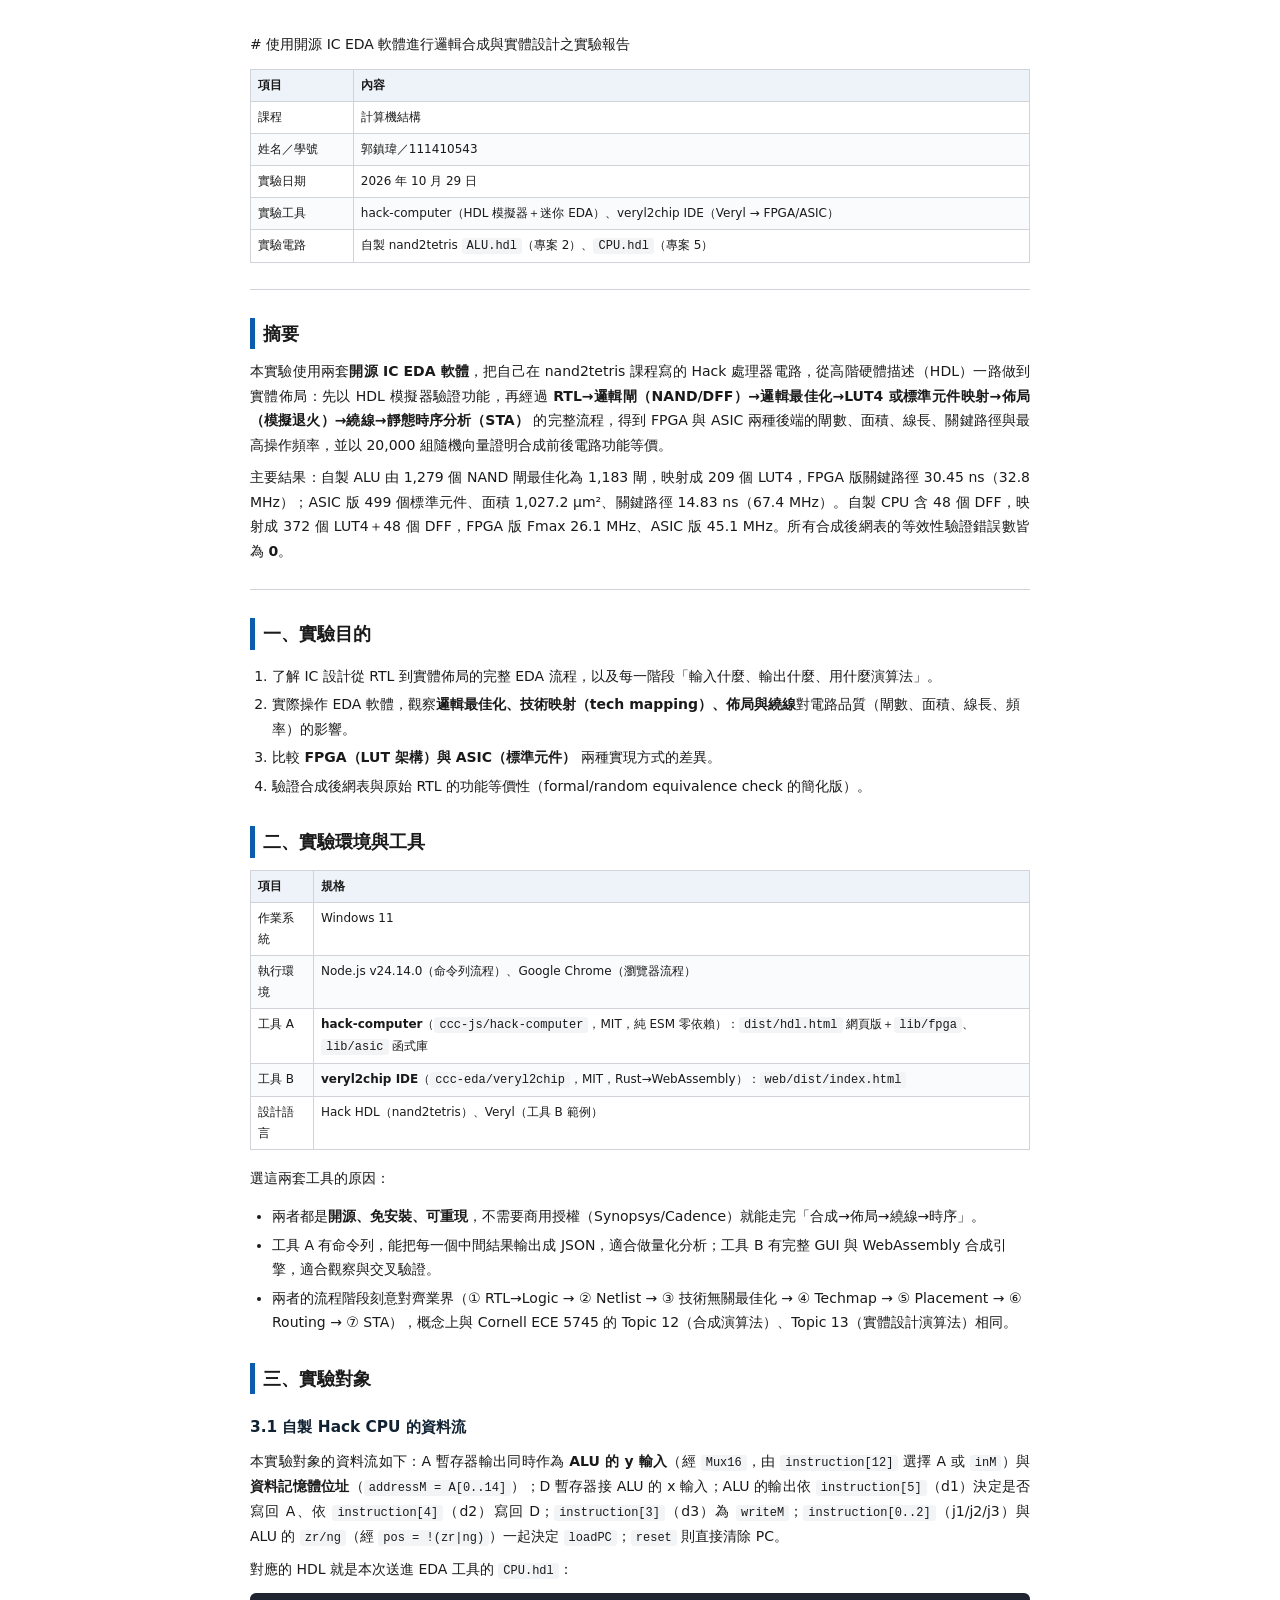
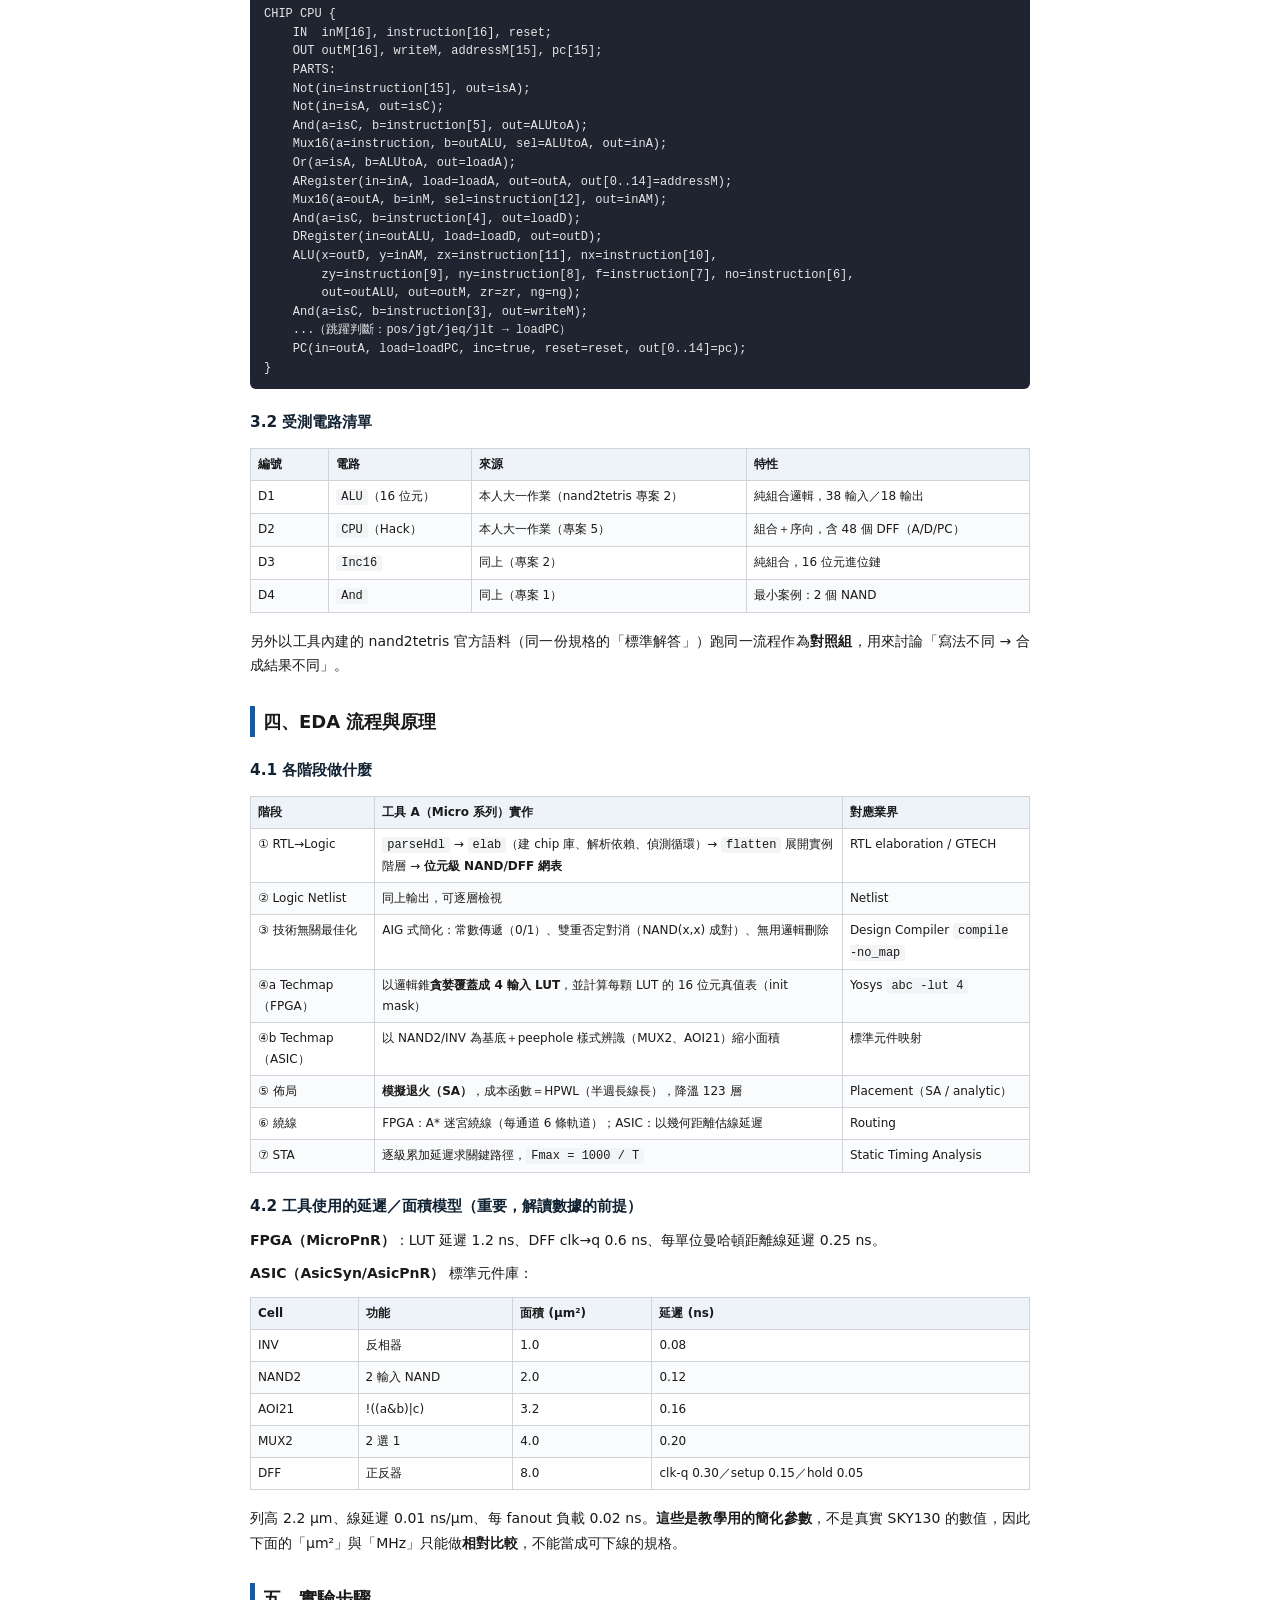
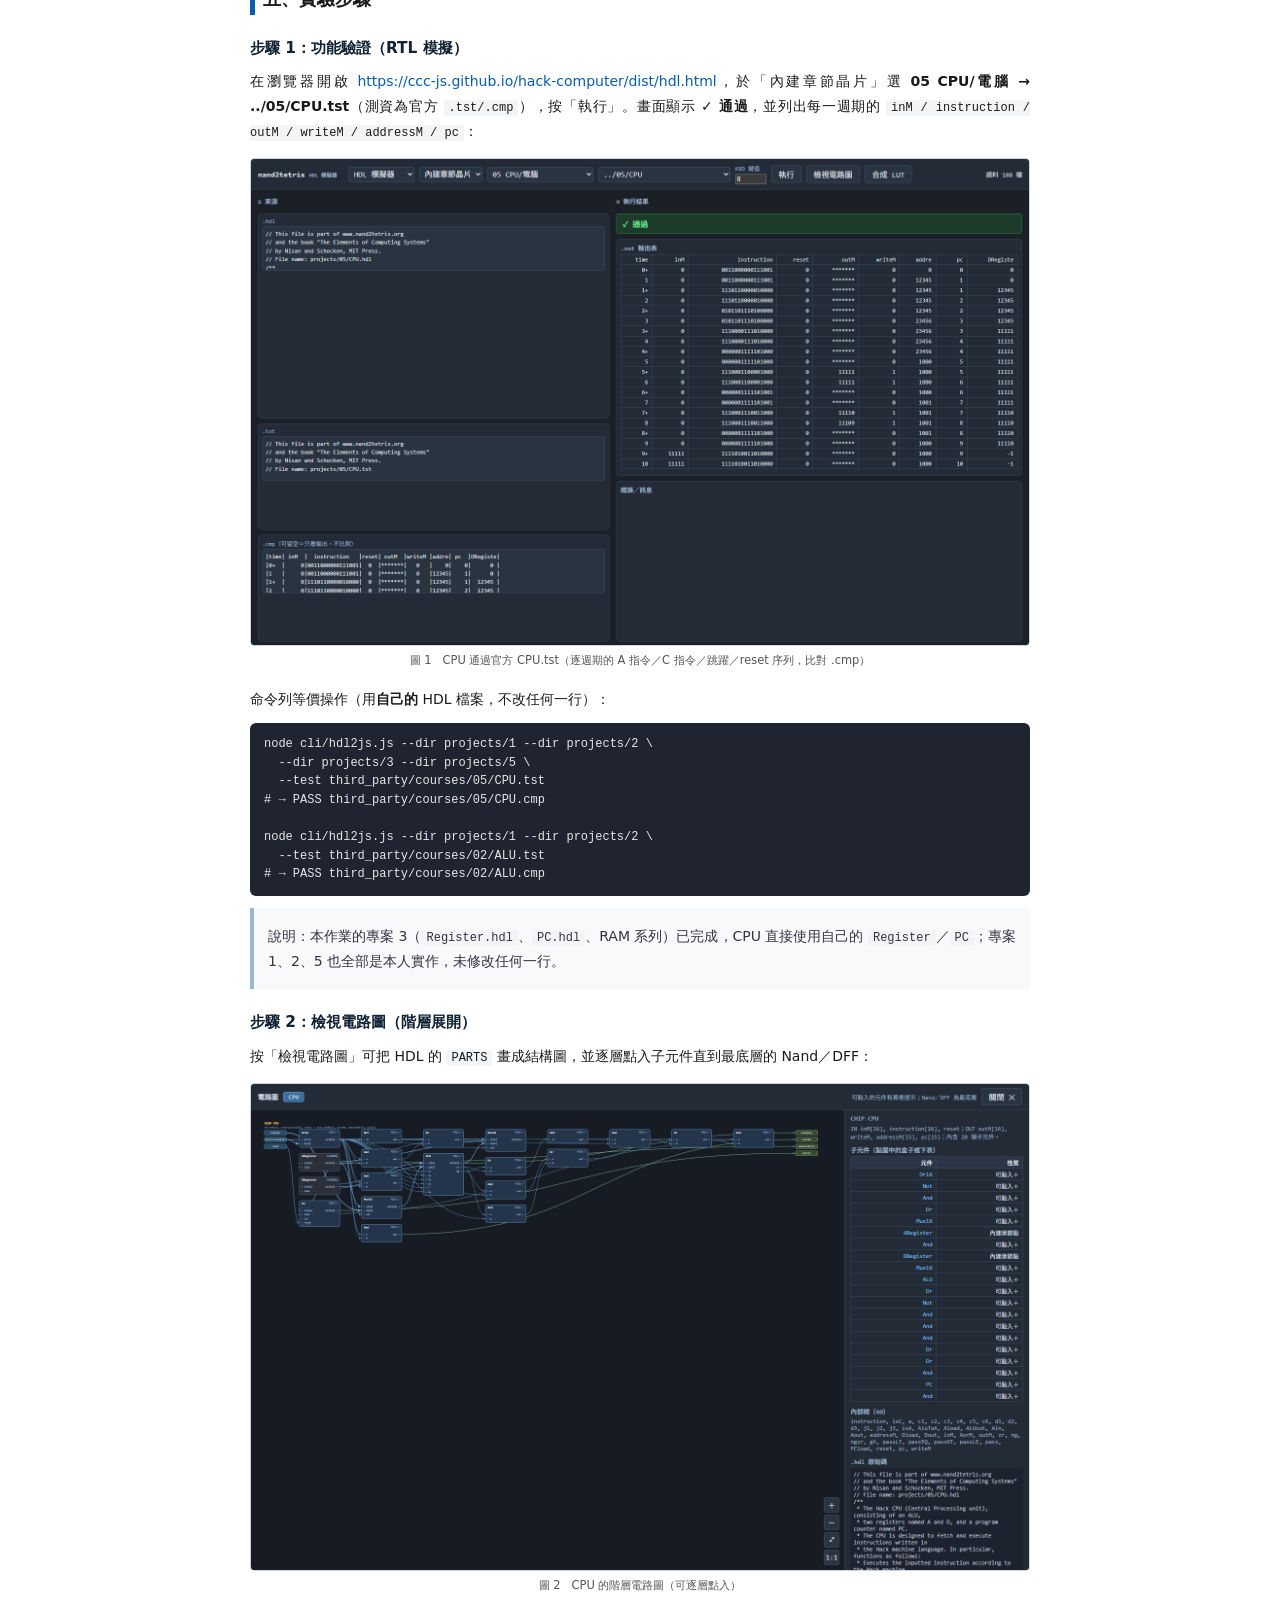
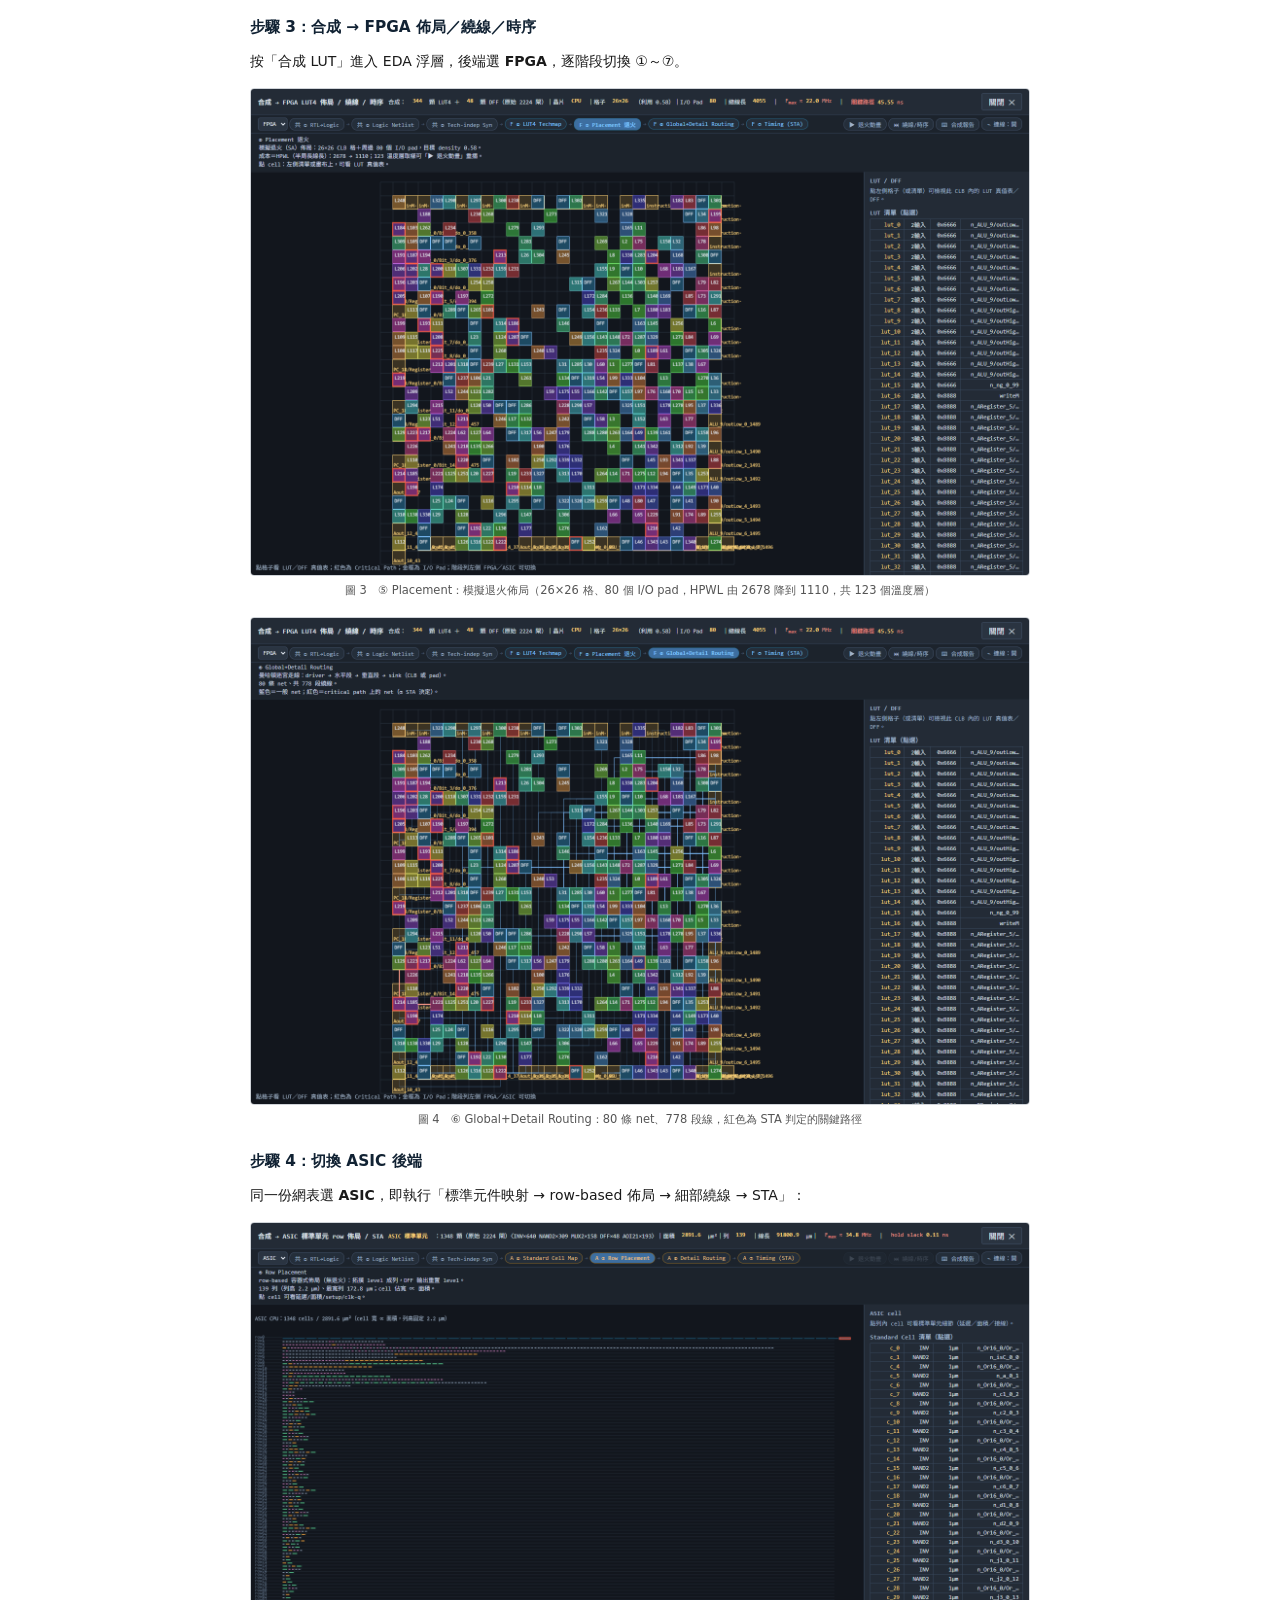
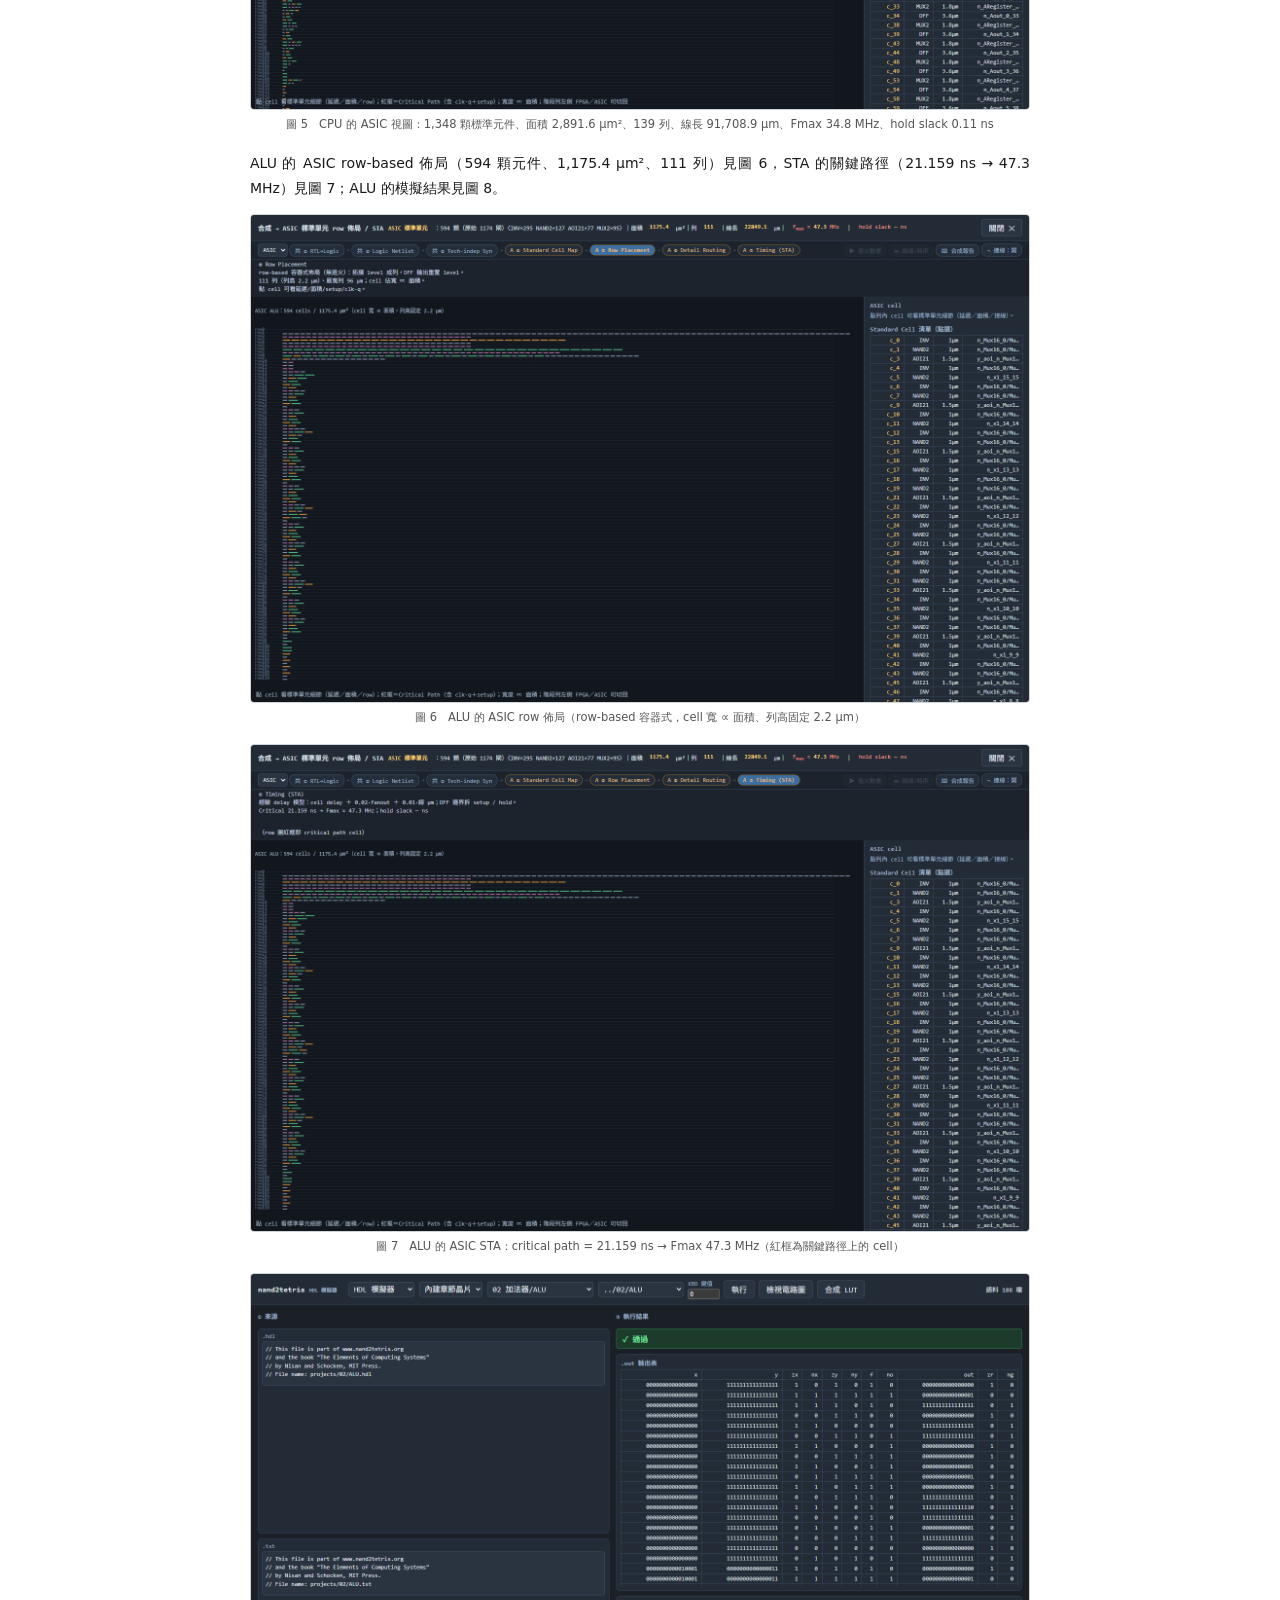
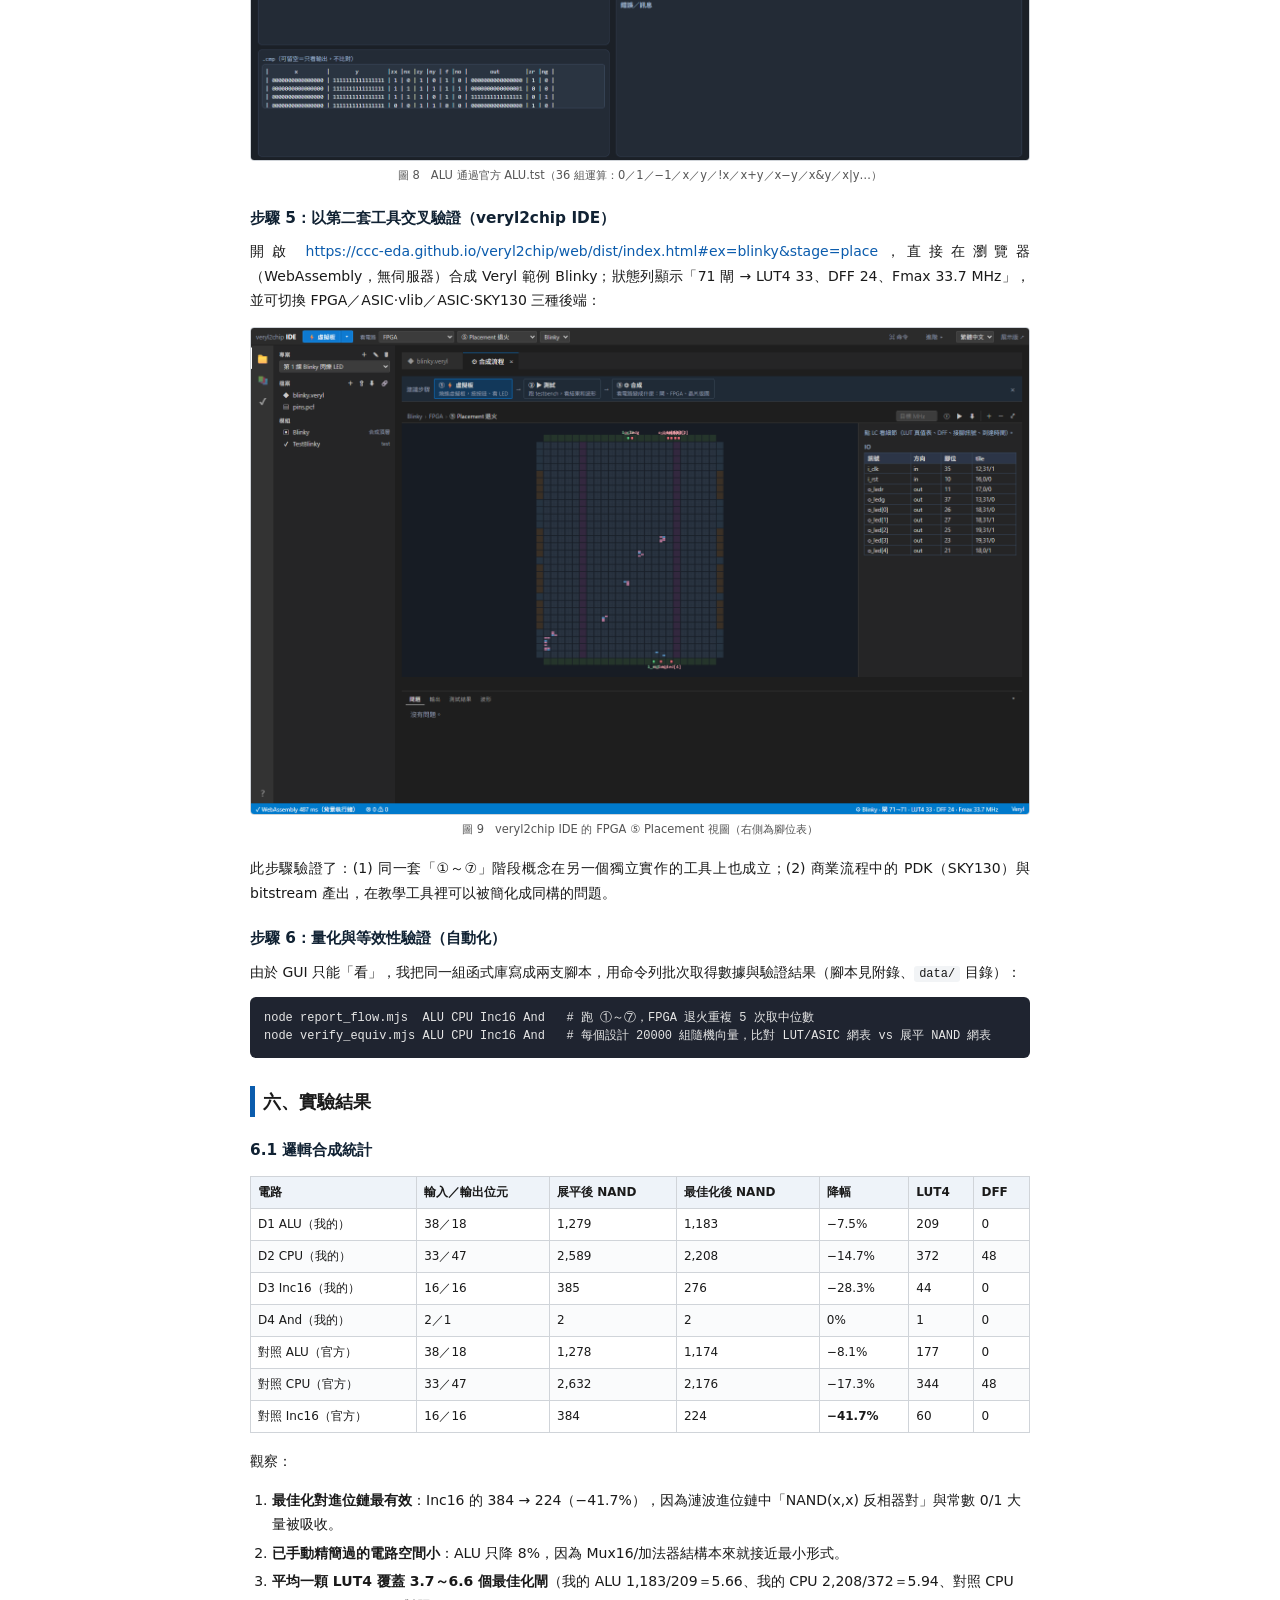
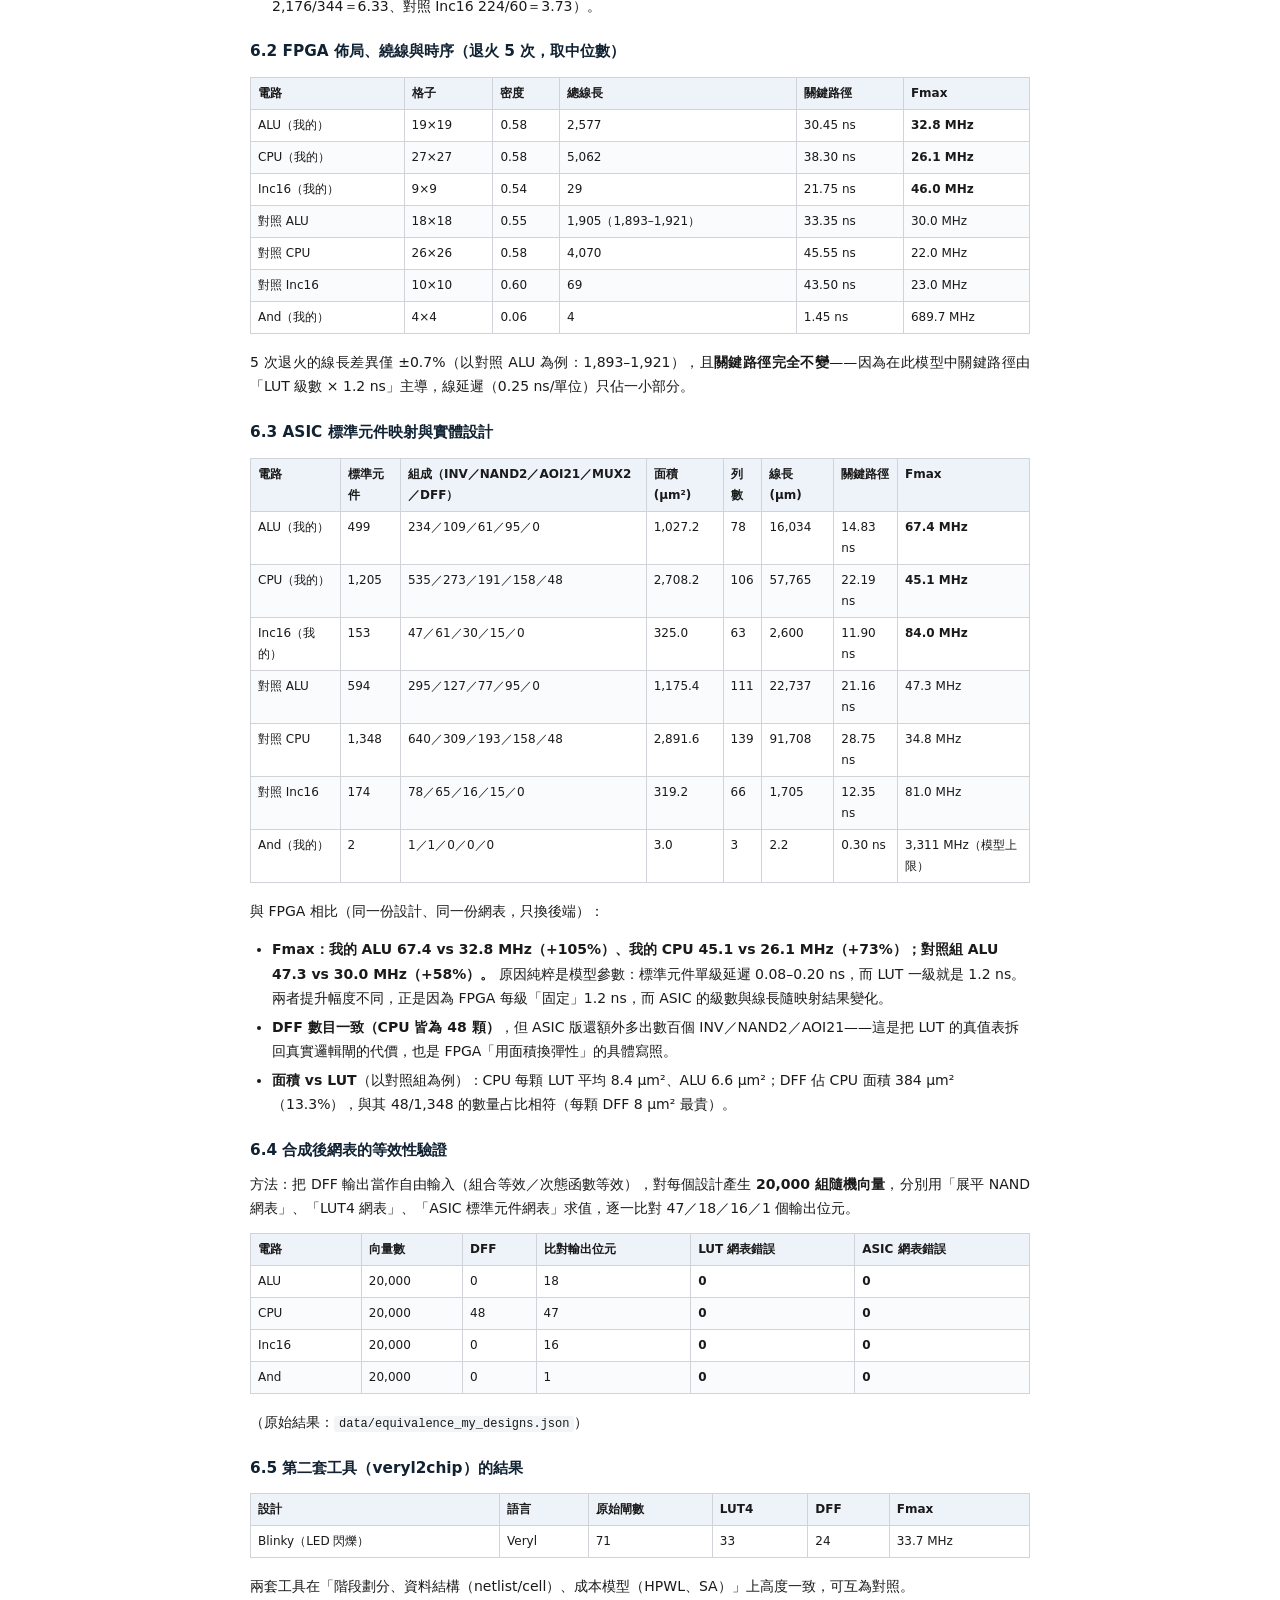
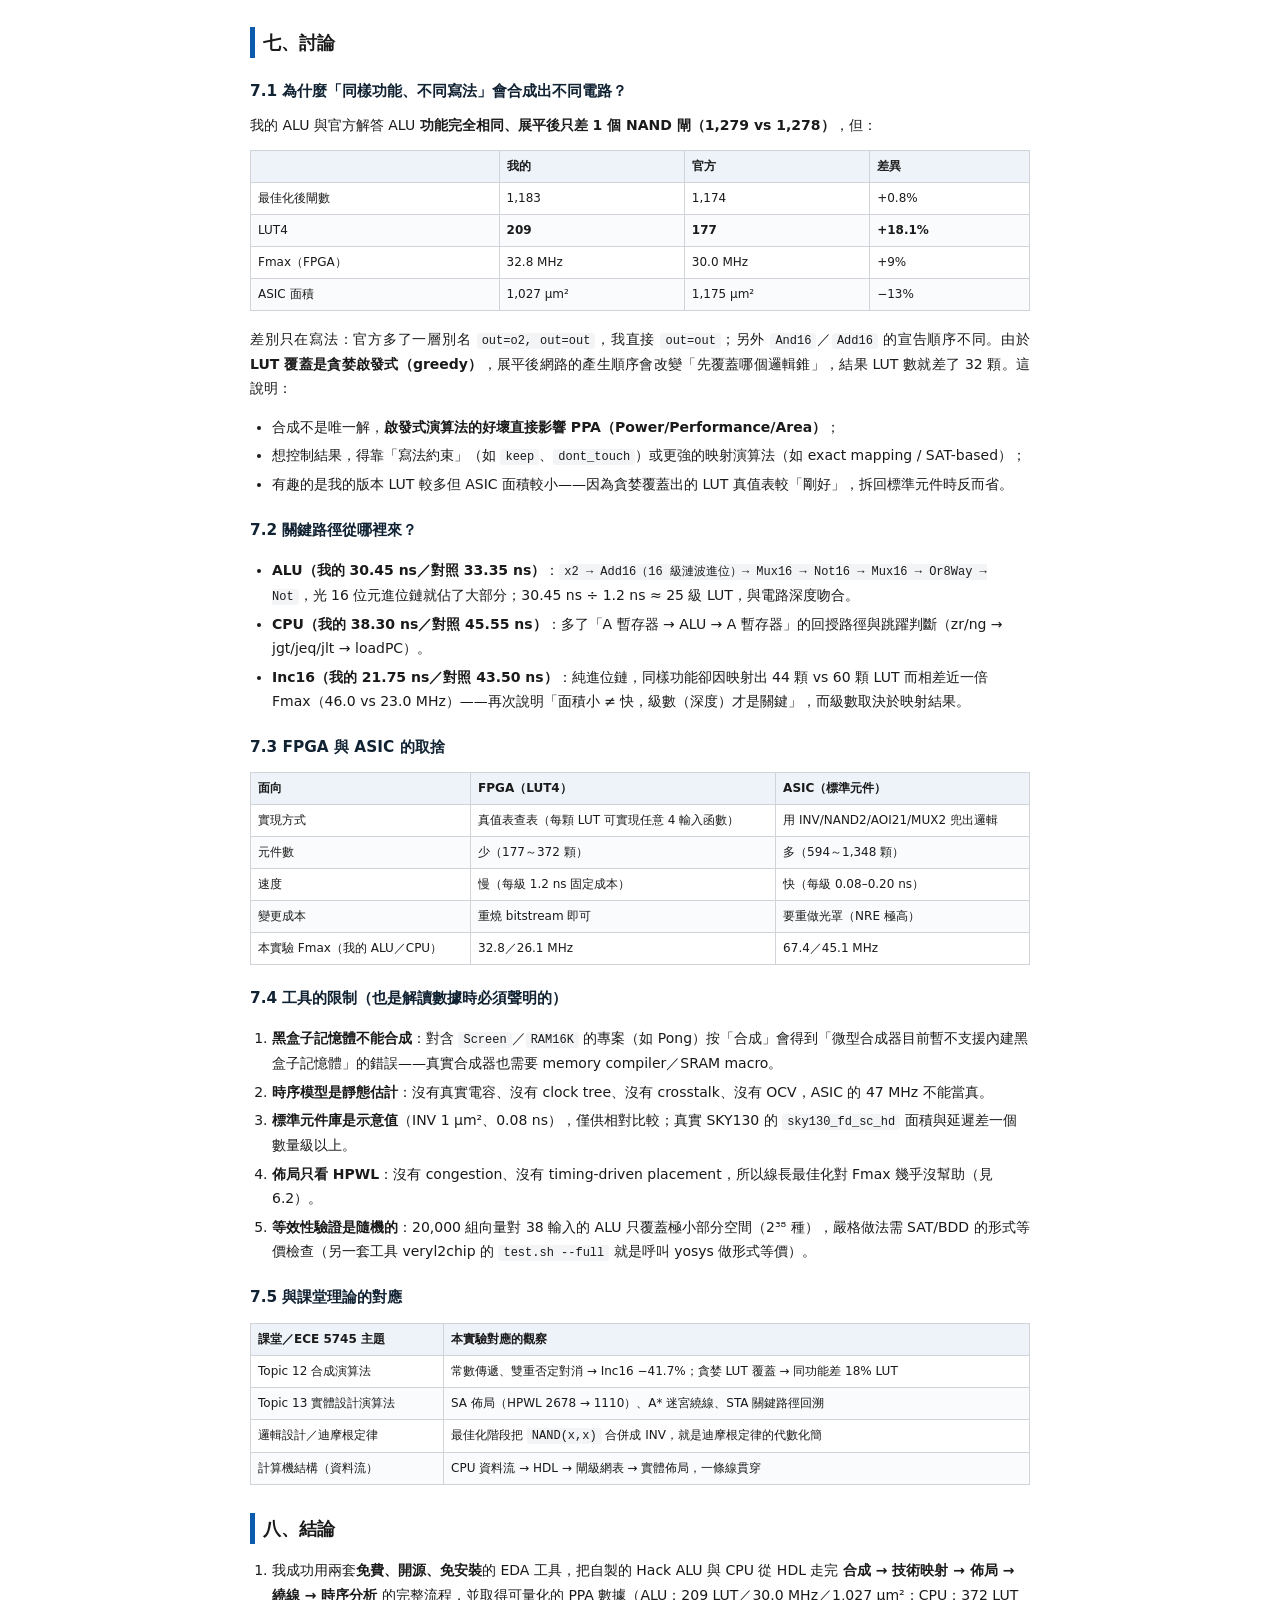
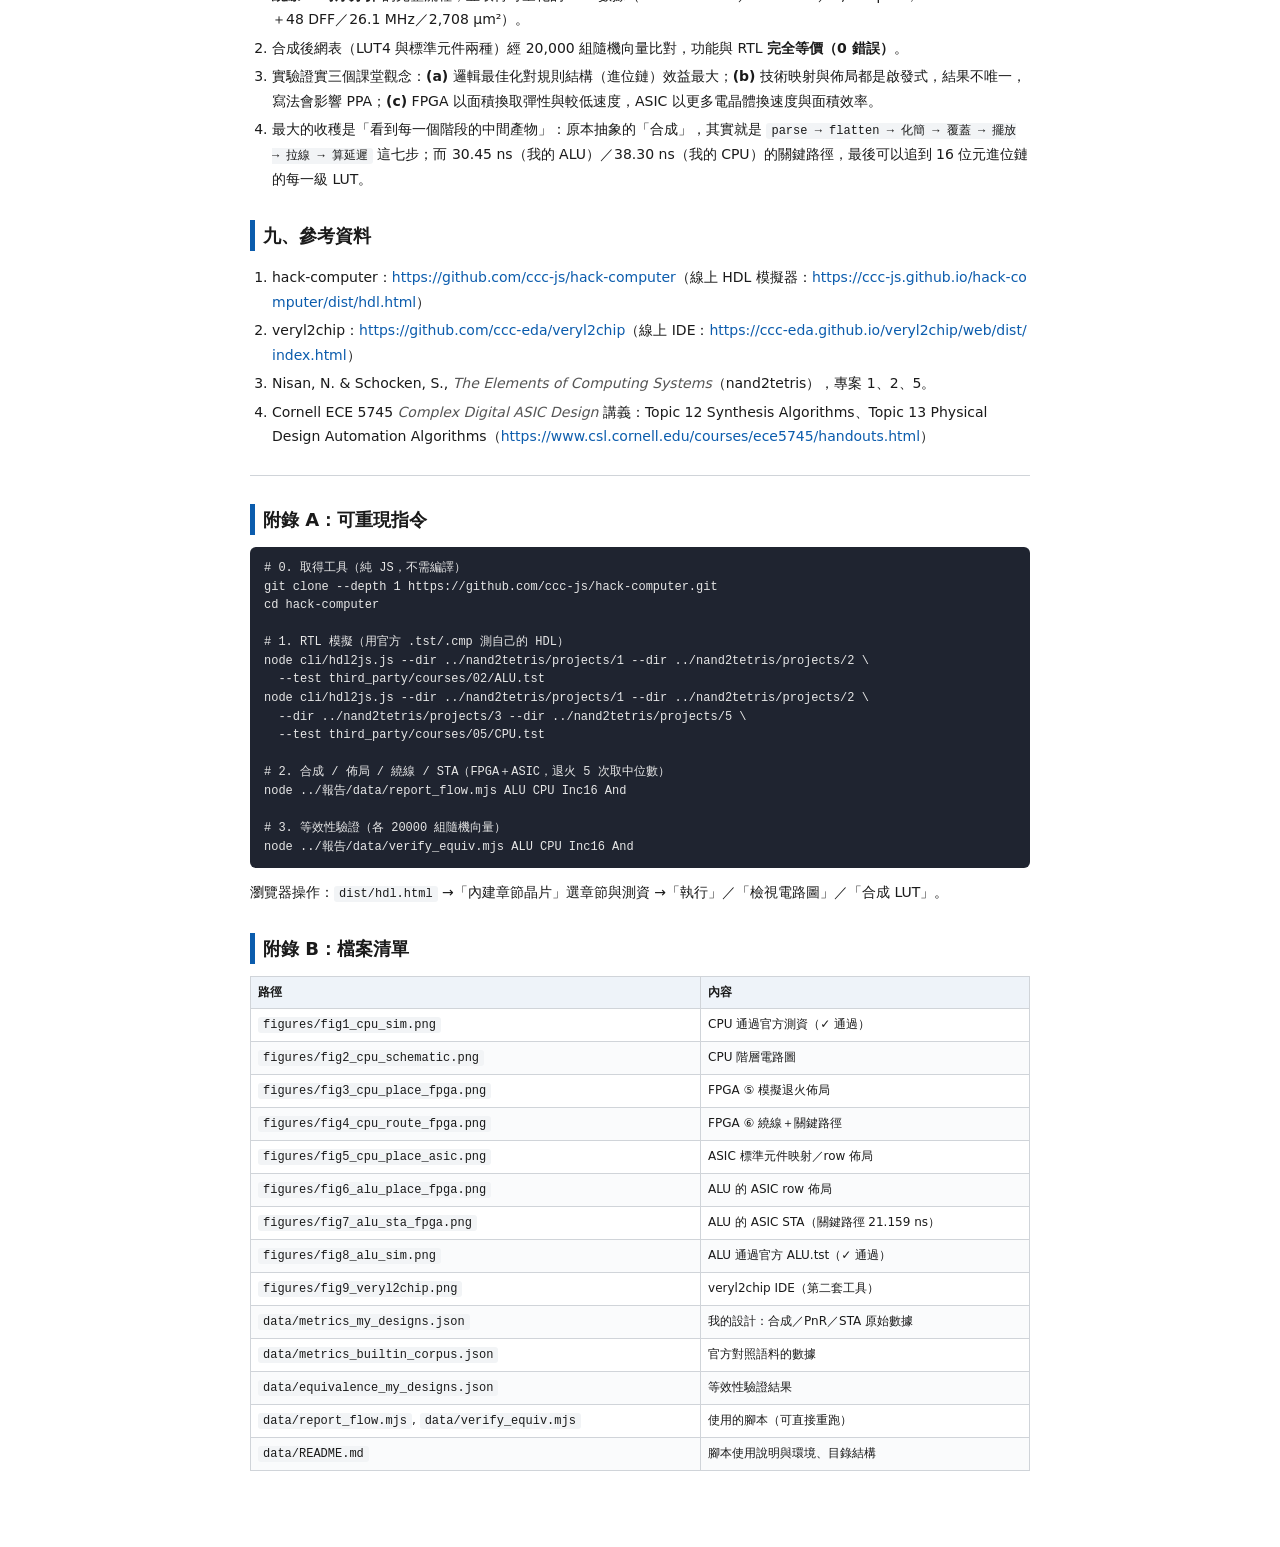
<file: 報告/IC_EDA_實驗報告.html>
<!DOCTYPE html>
<html lang="zh-Hant">
<head>
<meta charset="utf-8">
<title>使用開源 IC EDA 軟體進行邏輯合成與實體設計之實驗報告</title>
<style>
  @page { size: A4; margin: 18mm 16mm; }
  :root { --fg:#1a1a1a; --sub:#555; --line:#d0d4d9; --accent:#0b5cad; }
  * { box-sizing: border-box; }
  body {
    font-family: "Noto Sans TC", "Microsoft JhengHei", "PingFang TC", system-ui, sans-serif;
    color: var(--fg); line-height: 1.75; font-size: 10.5pt;
    max-width: 820px; margin: 0 auto; padding: 24px 20px 60px;
    background:#fff;
  }
  h1 { font-size: 19pt; line-height:1.4; margin: 0 0 18px; padding-bottom: 10px; border-bottom: 3px solid var(--accent); }
  h2 { font-size: 13.5pt; margin: 28px 0 10px; padding-left: 8px; border-left: 5px solid var(--accent); page-break-after: avoid; }
  h3 { font-size: 11.5pt; margin: 20px 0 8px; color: #123; page-break-after: avoid; }
  p { margin: 8px 0; text-align: justify; }
  table { border-collapse: collapse; width: 100%; margin: 12px 0 16px; font-size: 9pt; page-break-inside: avoid; }
  th, td { border: 1px solid var(--line); padding: 5px 7px; text-align: left; vertical-align: top; }
  td:first-child { min-width: 5.2em; }
  th { background: #eef3f9; font-weight: 600; }
  tbody tr:nth-child(even) { background: #fafbfc; }
  code { background: #f2f4f6; padding: 1px 5px; border-radius: 3px; font-size: 9pt;
         font-family: "Cascadia Mono", Consolas, "Courier New", monospace; }
  pre { background: #1f2430; color: #e6e6e6; padding: 12px 14px; border-radius: 6px; overflow-x: auto;
        font-size: 8.6pt; line-height: 1.55; page-break-inside: avoid; }
  pre code { background: none; color: inherit; padding: 0; }
  figure { margin: 14px 0 18px; page-break-inside: avoid; }
  img { max-width: 100%; display: block; margin: 0 auto; border: 1px solid var(--line); border-radius: 4px; }
  figcaption { font-size: 8.6pt; color: #555; text-align: center; margin-top: 6px; line-height: 1.5; }
  em { color: var(--sub); }
  blockquote { margin: 10px 0; padding: 8px 14px; background: #f7f9fb; border-left: 4px solid #9bb8d3; color: #334; }
  hr { border: 0; border-top: 1px solid var(--line); margin: 26px 0; }
  ul, ol { padding-left: 22px; }
  li { margin: 4px 0; }
  a { color: var(--accent); text-decoration: none; word-break: break-all; }
  @media print { body { max-width: none; padding: 0; font-size: 10pt; } a { color: #000; } }
</style>
</head>
<body>
<p>﻿# 使用開源 IC EDA 軟體進行邏輯合成與實體設計之實驗報告</p>
<table>
<thead>
<tr>
<th>項目</th>
<th>內容</th>
</tr>
</thead>
<tbody><tr>
<td>課程</td>
<td>計算機結構</td>
</tr>
<tr>
<td>姓名／學號</td>
<td>郭鎮瑋／111410543</td>
</tr>
<tr>
<td>實驗日期</td>
<td>2026 年 10 月 29 日</td>
</tr>
<tr>
<td>實驗工具</td>
<td>hack-computer（HDL 模擬器＋迷你 EDA）、veryl2chip IDE（Veryl → FPGA/ASIC）</td>
</tr>
<tr>
<td>實驗電路</td>
<td>自製 nand2tetris <code>ALU.hdl</code>（專案 2）、<code>CPU.hdl</code>（專案 5）</td>
</tr>
</tbody></table>
<hr>
<h2>摘要</h2>
<p>本實驗使用兩套<strong>開源 IC EDA 軟體</strong>，把自己在 nand2tetris 課程寫的 Hack 處理器電路，從高階硬體描述（HDL）一路做到實體佈局：先以 HDL 模擬器驗證功能，再經過 <strong>RTL→邏輯閘（NAND/DFF）→邏輯最佳化→LUT4 或標準元件映射→佈局（模擬退火）→繞線→靜態時序分析（STA）</strong> 的完整流程，得到 FPGA 與 ASIC 兩種後端的閘數、面積、線長、關鍵路徑與最高操作頻率，並以 20,000 組隨機向量證明合成前後電路功能等價。</p>
<p>主要結果：自製 ALU 由 1,279 個 NAND 閘最佳化為 1,183 閘，映射成 209 個 LUT4，FPGA 版關鍵路徑 30.45 ns（32.8 MHz）；ASIC 版 499 個標準元件、面積 1,027.2 µm²、關鍵路徑 14.83 ns（67.4 MHz）。自製 CPU 含 48 個 DFF，映射成 372 個 LUT4＋48 個 DFF，FPGA 版 Fmax 26.1 MHz、ASIC 版 45.1 MHz。所有合成後網表的等效性驗證錯誤數皆為 <strong>0</strong>。</p>
<hr>
<h2>一、實驗目的</h2>
<ol>
<li>了解 IC 設計從 RTL 到實體佈局的完整 EDA 流程，以及每一階段「輸入什麼、輸出什麼、用什麼演算法」。</li>
<li>實際操作 EDA 軟體，觀察<strong>邏輯最佳化、技術映射（tech mapping）、佈局與繞線</strong>對電路品質（閘數、面積、線長、頻率）的影響。</li>
<li>比較 <strong>FPGA（LUT 架構）與 ASIC（標準元件）</strong> 兩種實現方式的差異。</li>
<li>驗證合成後網表與原始 RTL 的功能等價性（formal/random equivalence check 的簡化版）。</li>
</ol>
<h2>二、實驗環境與工具</h2>
<table>
<thead>
<tr>
<th>項目</th>
<th>規格</th>
</tr>
</thead>
<tbody><tr>
<td>作業系統</td>
<td>Windows 11</td>
</tr>
<tr>
<td>執行環境</td>
<td>Node.js v24.14.0（命令列流程）、Google Chrome（瀏覽器流程）</td>
</tr>
<tr>
<td>工具 A</td>
<td><strong>hack-computer</strong>（<code>ccc-js/hack-computer</code>，MIT，純 ESM 零依賴）：<code>dist/hdl.html</code> 網頁版＋<code>lib/fpga</code>、<code>lib/asic</code> 函式庫</td>
</tr>
<tr>
<td>工具 B</td>
<td><strong>veryl2chip IDE</strong>（<code>ccc-eda/veryl2chip</code>，MIT，Rust→WebAssembly）：<code>web/dist/index.html</code></td>
</tr>
<tr>
<td>設計語言</td>
<td>Hack HDL（nand2tetris）、Veryl（工具 B 範例）</td>
</tr>
</tbody></table>
<p>選這兩套工具的原因：</p>
<ul>
<li>兩者都是<strong>開源、免安裝、可重現</strong>，不需要商用授權（Synopsys/Cadence）就能走完「合成→佈局→繞線→時序」。</li>
<li>工具 A 有命令列，能把每一個中間結果輸出成 JSON，適合做量化分析；工具 B 有完整 GUI 與 WebAssembly 合成引擎，適合觀察與交叉驗證。</li>
<li>兩者的流程階段刻意對齊業界（① RTL→Logic → ② Netlist → ③ 技術無關最佳化 → ④ Techmap → ⑤ Placement → ⑥ Routing → ⑦ STA），概念上與 Cornell ECE 5745 的 Topic 12（合成演算法）、Topic 13（實體設計演算法）相同。</li>
</ul>
<h2>三、實驗對象</h2>
<h3>3.1 自製 Hack CPU 的資料流</h3>
<p>本實驗對象的資料流如下：A 暫存器輸出同時作為 <strong>ALU 的 y 輸入</strong>（經 <code>Mux16</code>，由 <code>instruction[12]</code> 選擇 A 或 <code>inM</code>）與<strong>資料記憶體位址</strong>（<code>addressM = A[0..14]</code>）；D 暫存器接 ALU 的 x 輸入；ALU 的輸出依 <code>instruction[5]</code>（d1）決定是否寫回 A、依 <code>instruction[4]</code>（d2）寫回 D；<code>instruction[3]</code>（d3）為 <code>writeM</code>；<code>instruction[0..2]</code>（j1/j2/j3）與 ALU 的 <code>zr/ng</code>（經 <code>pos = !(zr|ng)</code>）一起決定 <code>loadPC</code>；<code>reset</code> 則直接清除 PC。</p>
<p>對應的 HDL 就是本次送進 EDA 工具的 <code>CPU.hdl</code>：</p>
<pre><code class="language-hdl">CHIP CPU {
    IN  inM[16], instruction[16], reset;
    OUT outM[16], writeM, addressM[15], pc[15];
    PARTS:
    Not(in=instruction[15], out=isA);
    Not(in=isA, out=isC);
    And(a=isC, b=instruction[5], out=ALUtoA);
    Mux16(a=instruction, b=outALU, sel=ALUtoA, out=inA);
    Or(a=isA, b=ALUtoA, out=loadA);
    ARegister(in=inA, load=loadA, out=outA, out[0..14]=addressM);
    Mux16(a=outA, b=inM, sel=instruction[12], out=inAM);
    And(a=isC, b=instruction[4], out=loadD);
    DRegister(in=outALU, load=loadD, out=outD);
    ALU(x=outD, y=inAM, zx=instruction[11], nx=instruction[10],
        zy=instruction[9], ny=instruction[8], f=instruction[7], no=instruction[6],
        out=outALU, out=outM, zr=zr, ng=ng);
    And(a=isC, b=instruction[3], out=writeM);
    ...（跳躍判斷：pos/jgt/jeq/jlt → loadPC）
    PC(in=outA, load=loadPC, inc=true, reset=reset, out[0..14]=pc);
}
</code></pre>
<h3>3.2 受測電路清單</h3>
<table>
<thead>
<tr>
<th>編號</th>
<th>電路</th>
<th>來源</th>
<th>特性</th>
</tr>
</thead>
<tbody><tr>
<td>D1</td>
<td><code>ALU</code>（16 位元）</td>
<td>本人大一作業（nand2tetris 專案 2）</td>
<td>純組合邏輯，38 輸入／18 輸出</td>
</tr>
<tr>
<td>D2</td>
<td><code>CPU</code>（Hack）</td>
<td>本人大一作業（專案 5）</td>
<td>組合＋序向，含 48 個 DFF（A/D/PC）</td>
</tr>
<tr>
<td>D3</td>
<td><code>Inc16</code></td>
<td>同上（專案 2）</td>
<td>純組合，16 位元進位鏈</td>
</tr>
<tr>
<td>D4</td>
<td><code>And</code></td>
<td>同上（專案 1）</td>
<td>最小案例：2 個 NAND</td>
</tr>
</tbody></table>
<p>另外以工具內建的 nand2tetris 官方語料（同一份規格的「標準解答」）跑同一流程作為<strong>對照組</strong>，用來討論「寫法不同 → 合成結果不同」。</p>
<h2>四、EDA 流程與原理</h2>
<h3>4.1 各階段做什麼</h3>
<table>
<thead>
<tr>
<th>階段</th>
<th>工具 A（Micro 系列）實作</th>
<th>對應業界</th>
</tr>
</thead>
<tbody><tr>
<td>① RTL→Logic</td>
<td><code>parseHdl</code> → <code>elab</code>（建 chip 庫、解析依賴、偵測循環）→ <code>flatten</code> 展開實例階層 → <strong>位元級 NAND/DFF 網表</strong></td>
<td>RTL elaboration / GTECH</td>
</tr>
<tr>
<td>② Logic Netlist</td>
<td>同上輸出，可逐層檢視</td>
<td>Netlist</td>
</tr>
<tr>
<td>③ 技術無關最佳化</td>
<td>AIG 式簡化：常數傳遞（0/1）、雙重否定對消（NAND(x,x) 成對）、無用邏輯刪除</td>
<td>Design Compiler <code>compile -no_map</code></td>
</tr>
<tr>
<td>④a Techmap（FPGA）</td>
<td>以邏輯錐<strong>貪婪覆蓋成 4 輸入 LUT</strong>，並計算每顆 LUT 的 16 位元真值表（init mask）</td>
<td>Yosys <code>abc -lut 4</code></td>
</tr>
<tr>
<td>④b Techmap（ASIC）</td>
<td>以 NAND2/INV 為基底＋peephole 樣式辨識（MUX2、AOI21）縮小面積</td>
<td>標準元件映射</td>
</tr>
<tr>
<td>⑤ 佈局</td>
<td><strong>模擬退火（SA）</strong>，成本函數＝HPWL（半週長線長），降溫 123 層</td>
<td>Placement（SA / analytic）</td>
</tr>
<tr>
<td>⑥ 繞線</td>
<td>FPGA：A* 迷宮繞線（每通道 6 條軌道）；ASIC：以幾何距離估線延遲</td>
<td>Routing</td>
</tr>
<tr>
<td>⑦ STA</td>
<td>逐級累加延遲求關鍵路徑，<code>Fmax = 1000 / T</code></td>
<td>Static Timing Analysis</td>
</tr>
</tbody></table>
<h3>4.2 工具使用的延遲／面積模型（重要，解讀數據的前提）</h3>
<p><strong>FPGA（MicroPnR）</strong>：LUT 延遲 1.2 ns、DFF clk→q 0.6 ns、每單位曼哈頓距離線延遲 0.25 ns。</p>
<p><strong>ASIC（AsicSyn/AsicPnR）</strong> 標準元件庫：</p>
<table>
<thead>
<tr>
<th>Cell</th>
<th>功能</th>
<th>面積 (µm²)</th>
<th>延遲 (ns)</th>
</tr>
</thead>
<tbody><tr>
<td>INV</td>
<td>反相器</td>
<td>1.0</td>
<td>0.08</td>
</tr>
<tr>
<td>NAND2</td>
<td>2 輸入 NAND</td>
<td>2.0</td>
<td>0.12</td>
</tr>
<tr>
<td>AOI21</td>
<td>!((a&amp;b)|c)</td>
<td>3.2</td>
<td>0.16</td>
</tr>
<tr>
<td>MUX2</td>
<td>2 選 1</td>
<td>4.0</td>
<td>0.20</td>
</tr>
<tr>
<td>DFF</td>
<td>正反器</td>
<td>8.0</td>
<td>clk-q 0.30／setup 0.15／hold 0.05</td>
</tr>
</tbody></table>
<p>列高 2.2 µm、線延遲 0.01 ns/µm、每 fanout 負載 0.02 ns。<strong>這些是教學用的簡化參數</strong>，不是真實 SKY130 的數值，因此下面的「µm²」與「MHz」只能做<strong>相對比較</strong>，不能當成可下線的規格。</p>
<h2>五、實驗步驟</h2>
<h3>步驟 1：功能驗證（RTL 模擬）</h3>
<p>在瀏覽器開啟 <a href="https://ccc-js.github.io/hack-computer/dist/hdl.html">https://ccc-js.github.io/hack-computer/dist/hdl.html</a>，於「內建章節晶片」選 <strong>05 CPU/電腦 → ../05/CPU.tst</strong>（測資為官方 <code>.tst/.cmp</code>），按「執行」。畫面顯示 <strong>✓ 通過</strong>，並列出每一週期的 <code>inM / instruction / outM / writeM / addressM / pc</code>：</p>
<p><figure><img src="figures/fig1_cpu_sim.png" alt="圖 1　CPU 通過官方 CPU.tst（逐週期的 A 指令／C 指令／跳躍／reset 序列，比對 .cmp）"><figcaption>圖 1　CPU 通過官方 CPU.tst（逐週期的 A 指令／C 指令／跳躍／reset 序列，比對 .cmp）</figcaption></figure></p>
<p>命令列等價操作（用<strong>自己的</strong> HDL 檔案，不改任何一行）：</p>
<pre><code class="language-bash">node cli/hdl2js.js --dir projects/1 --dir projects/2 \
  --dir projects/3 --dir projects/5 \
  --test third_party/courses/05/CPU.tst
# → PASS third_party/courses/05/CPU.cmp

node cli/hdl2js.js --dir projects/1 --dir projects/2 \
  --test third_party/courses/02/ALU.tst
# → PASS third_party/courses/02/ALU.cmp
</code></pre>
<blockquote>
<p>說明：本作業的專案 3（<code>Register.hdl</code>、<code>PC.hdl</code>、RAM 系列）已完成，CPU 直接使用自己的 <code>Register</code>／<code>PC</code>；專案 1、2、5 也全部是本人實作，未修改任何一行。</p>
</blockquote>
<h3>步驟 2：檢視電路圖（階層展開）</h3>
<p>按「檢視電路圖」可把 HDL 的 <code>PARTS</code> 畫成結構圖，並逐層點入子元件直到最底層的 Nand／DFF：</p>
<p><figure><img src="figures/fig2_cpu_schematic.png" alt="圖 2　CPU 的階層電路圖（可逐層點入）"><figcaption>圖 2　CPU 的階層電路圖（可逐層點入）</figcaption></figure></p>
<h3>步驟 3：合成 → FPGA 佈局／繞線／時序</h3>
<p>按「合成 LUT」進入 EDA 浮層，後端選 <strong>FPGA</strong>，逐階段切換 ①～⑦。</p>
<p><figure><img src="figures/fig3_cpu_place_fpga.png" alt="圖 3　⑤ Placement：模擬退火佈局（26×26 格、80 個 I/O pad，HPWL 由 2678 降到 1110，共 123 個溫度層）"><figcaption>圖 3　⑤ Placement：模擬退火佈局（26×26 格、80 個 I/O pad，HPWL 由 2678 降到 1110，共 123 個溫度層）</figcaption></figure></p>
<p><figure><img src="figures/fig4_cpu_route_fpga.png" alt="圖 4　⑥ Global+Detail Routing：80 條 net、778 段線，紅色為 STA 判定的關鍵路徑"><figcaption>圖 4　⑥ Global+Detail Routing：80 條 net、778 段線，紅色為 STA 判定的關鍵路徑</figcaption></figure></p>
<h3>步驟 4：切換 ASIC 後端</h3>
<p>同一份網表選 <strong>ASIC</strong>，即執行「標準元件映射 → row-based 佈局 → 細部繞線 → STA」：</p>
<p><figure><img src="figures/fig5_cpu_place_asic.png" alt="圖 5　CPU 的 ASIC 視圖：1,348 顆標準元件、面積 2,891.6 µm²、139 列、線長 91,708.9 µm、Fmax 34.8 MHz、hold slack 0.11 ns"><figcaption>圖 5　CPU 的 ASIC 視圖：1,348 顆標準元件、面積 2,891.6 µm²、139 列、線長 91,708.9 µm、Fmax 34.8 MHz、hold slack 0.11 ns</figcaption></figure></p>
<p>ALU 的 ASIC row-based 佈局（594 顆元件、1,175.4 µm²、111 列）見圖 6，STA 的關鍵路徑（21.159 ns → 47.3 MHz）見圖 7；ALU 的模擬結果見圖 8。</p>
<p><figure><img src="figures/fig6_alu_place_fpga.png" alt="圖 6　ALU 的 ASIC row 佈局（row-based 容器式，cell 寬 ∝ 面積、列高固定 2.2 µm）"><figcaption>圖 6　ALU 的 ASIC row 佈局（row-based 容器式，cell 寬 ∝ 面積、列高固定 2.2 µm）</figcaption></figure></p>
<p><figure><img src="figures/fig7_alu_sta_fpga.png" alt="圖 7　ALU 的 ASIC STA：critical path = 21.159 ns → Fmax 47.3 MHz（紅框為關鍵路徑上的 cell）"><figcaption>圖 7　ALU 的 ASIC STA：critical path = 21.159 ns → Fmax 47.3 MHz（紅框為關鍵路徑上的 cell）</figcaption></figure></p>
<p><figure><img src="figures/fig8_alu_sim.png" alt="圖 8　ALU 通過官方 ALU.tst（36 組運算：0／1／−1／x／y／!x／x+y／x−y／x&y／x|y…）"><figcaption>圖 8　ALU 通過官方 ALU.tst（36 組運算：0／1／−1／x／y／!x／x+y／x−y／x&y／x|y…）</figcaption></figure></p>
<h3>步驟 5：以第二套工具交叉驗證（veryl2chip IDE）</h3>
<p>開啟 <a href="https://ccc-eda.github.io/veryl2chip/web/dist/index.html#ex=blinky&amp;stage=place">https://ccc-eda.github.io/veryl2chip/web/dist/index.html#ex=blinky&amp;stage=place</a>，直接在瀏覽器（WebAssembly，無伺服器）合成 Veryl 範例 Blinky；狀態列顯示「71 閘 → LUT4 33、DFF 24、Fmax 33.7 MHz」，並可切換 FPGA／ASIC·vlib／ASIC·SKY130 三種後端：</p>
<p><figure><img src="figures/fig9_veryl2chip.png" alt="圖 9　veryl2chip IDE 的 FPGA ⑤ Placement 視圖（右側為腳位表）"><figcaption>圖 9　veryl2chip IDE 的 FPGA ⑤ Placement 視圖（右側為腳位表）</figcaption></figure></p>
<p>此步驟驗證了：(1) 同一套「①～⑦」階段概念在另一個獨立實作的工具上也成立；(2) 商業流程中的 PDK（SKY130）與 bitstream 產出，在教學工具裡可以被簡化成同構的問題。</p>
<h3>步驟 6：量化與等效性驗證（自動化）</h3>
<p>由於 GUI 只能「看」，我把同一組函式庫寫成兩支腳本，用命令列批次取得數據與驗證結果（腳本見附錄、<code>data/</code> 目錄）：</p>
<pre><code class="language-bash">node report_flow.mjs  ALU CPU Inc16 And   # 跑 ①～⑦，FPGA 退火重複 5 次取中位數
node verify_equiv.mjs ALU CPU Inc16 And   # 每個設計 20000 組隨機向量，比對 LUT/ASIC 網表 vs 展平 NAND 網表
</code></pre>
<h2>六、實驗結果</h2>
<h3>6.1 邏輯合成統計</h3>
<table>
<thead>
<tr>
<th>電路</th>
<th>輸入／輸出位元</th>
<th>展平後 NAND</th>
<th>最佳化後 NAND</th>
<th>降幅</th>
<th>LUT4</th>
<th>DFF</th>
</tr>
</thead>
<tbody><tr>
<td>D1 ALU（我的）</td>
<td>38／18</td>
<td>1,279</td>
<td>1,183</td>
<td>−7.5%</td>
<td>209</td>
<td>0</td>
</tr>
<tr>
<td>D2 CPU（我的）</td>
<td>33／47</td>
<td>2,589</td>
<td>2,208</td>
<td>−14.7%</td>
<td>372</td>
<td>48</td>
</tr>
<tr>
<td>D3 Inc16（我的）</td>
<td>16／16</td>
<td>385</td>
<td>276</td>
<td>−28.3%</td>
<td>44</td>
<td>0</td>
</tr>
<tr>
<td>D4 And（我的）</td>
<td>2／1</td>
<td>2</td>
<td>2</td>
<td>0%</td>
<td>1</td>
<td>0</td>
</tr>
<tr>
<td>對照 ALU（官方）</td>
<td>38／18</td>
<td>1,278</td>
<td>1,174</td>
<td>−8.1%</td>
<td>177</td>
<td>0</td>
</tr>
<tr>
<td>對照 CPU（官方）</td>
<td>33／47</td>
<td>2,632</td>
<td>2,176</td>
<td>−17.3%</td>
<td>344</td>
<td>48</td>
</tr>
<tr>
<td>對照 Inc16（官方）</td>
<td>16／16</td>
<td>384</td>
<td>224</td>
<td><strong>−41.7%</strong></td>
<td>60</td>
<td>0</td>
</tr>
</tbody></table>
<p>觀察：</p>
<ol>
<li><strong>最佳化對進位鏈最有效</strong>：Inc16 的 384 → 224（−41.7%），因為漣波進位鏈中「NAND(x,x) 反相器對」與常數 0/1 大量被吸收。</li>
<li><strong>已手動精簡過的電路空間小</strong>：ALU 只降 8%，因為 Mux16/加法器結構本來就接近最小形式。</li>
<li><strong>平均一顆 LUT4 覆蓋 3.7～6.6 個最佳化閘</strong>（我的 ALU 1,183/209＝5.66、我的 CPU 2,208/372＝5.94、對照 CPU 2,176/344＝6.33、對照 Inc16 224/60＝3.73）。</li>
</ol>
<h3>6.2 FPGA 佈局、繞線與時序（退火 5 次，取中位數）</h3>
<table>
<thead>
<tr>
<th>電路</th>
<th>格子</th>
<th>密度</th>
<th>總線長</th>
<th>關鍵路徑</th>
<th>Fmax</th>
</tr>
</thead>
<tbody><tr>
<td>ALU（我的）</td>
<td>19×19</td>
<td>0.58</td>
<td>2,577</td>
<td>30.45 ns</td>
<td><strong>32.8 MHz</strong></td>
</tr>
<tr>
<td>CPU（我的）</td>
<td>27×27</td>
<td>0.58</td>
<td>5,062</td>
<td>38.30 ns</td>
<td><strong>26.1 MHz</strong></td>
</tr>
<tr>
<td>Inc16（我的）</td>
<td>9×9</td>
<td>0.54</td>
<td>29</td>
<td>21.75 ns</td>
<td><strong>46.0 MHz</strong></td>
</tr>
<tr>
<td>對照 ALU</td>
<td>18×18</td>
<td>0.55</td>
<td>1,905（1,893–1,921）</td>
<td>33.35 ns</td>
<td>30.0 MHz</td>
</tr>
<tr>
<td>對照 CPU</td>
<td>26×26</td>
<td>0.58</td>
<td>4,070</td>
<td>45.55 ns</td>
<td>22.0 MHz</td>
</tr>
<tr>
<td>對照 Inc16</td>
<td>10×10</td>
<td>0.60</td>
<td>69</td>
<td>43.50 ns</td>
<td>23.0 MHz</td>
</tr>
<tr>
<td>And（我的）</td>
<td>4×4</td>
<td>0.06</td>
<td>4</td>
<td>1.45 ns</td>
<td>689.7 MHz</td>
</tr>
</tbody></table>
<p>5 次退火的線長差異僅 ±0.7%（以對照 ALU 為例：1,893–1,921），且<strong>關鍵路徑完全不變</strong>——因為在此模型中關鍵路徑由「LUT 級數 × 1.2 ns」主導，線延遲（0.25 ns/單位）只佔一小部分。</p>
<h3>6.3 ASIC 標準元件映射與實體設計</h3>
<table>
<thead>
<tr>
<th>電路</th>
<th>標準元件</th>
<th>組成（INV／NAND2／AOI21／MUX2／DFF）</th>
<th>面積 (µm²)</th>
<th>列數</th>
<th>線長 (µm)</th>
<th>關鍵路徑</th>
<th>Fmax</th>
</tr>
</thead>
<tbody><tr>
<td>ALU（我的）</td>
<td>499</td>
<td>234／109／61／95／0</td>
<td>1,027.2</td>
<td>78</td>
<td>16,034</td>
<td>14.83 ns</td>
<td><strong>67.4 MHz</strong></td>
</tr>
<tr>
<td>CPU（我的）</td>
<td>1,205</td>
<td>535／273／191／158／48</td>
<td>2,708.2</td>
<td>106</td>
<td>57,765</td>
<td>22.19 ns</td>
<td><strong>45.1 MHz</strong></td>
</tr>
<tr>
<td>Inc16（我的）</td>
<td>153</td>
<td>47／61／30／15／0</td>
<td>325.0</td>
<td>63</td>
<td>2,600</td>
<td>11.90 ns</td>
<td><strong>84.0 MHz</strong></td>
</tr>
<tr>
<td>對照 ALU</td>
<td>594</td>
<td>295／127／77／95／0</td>
<td>1,175.4</td>
<td>111</td>
<td>22,737</td>
<td>21.16 ns</td>
<td>47.3 MHz</td>
</tr>
<tr>
<td>對照 CPU</td>
<td>1,348</td>
<td>640／309／193／158／48</td>
<td>2,891.6</td>
<td>139</td>
<td>91,708</td>
<td>28.75 ns</td>
<td>34.8 MHz</td>
</tr>
<tr>
<td>對照 Inc16</td>
<td>174</td>
<td>78／65／16／15／0</td>
<td>319.2</td>
<td>66</td>
<td>1,705</td>
<td>12.35 ns</td>
<td>81.0 MHz</td>
</tr>
<tr>
<td>And（我的）</td>
<td>2</td>
<td>1／1／0／0／0</td>
<td>3.0</td>
<td>3</td>
<td>2.2</td>
<td>0.30 ns</td>
<td>3,311 MHz（模型上限）</td>
</tr>
</tbody></table>
<p>與 FPGA 相比（同一份設計、同一份網表，只換後端）：</p>
<ul>
<li><strong>Fmax：我的 ALU 67.4 vs 32.8 MHz（+105%）、我的 CPU 45.1 vs 26.1 MHz（+73%）；對照組 ALU 47.3 vs 30.0 MHz（+58%）。</strong> 原因純粹是模型參數：標準元件單級延遲 0.08–0.20 ns，而 LUT 一級就是 1.2 ns。兩者提升幅度不同，正是因為 FPGA 每級「固定」1.2 ns，而 ASIC 的級數與線長隨映射結果變化。</li>
<li><strong>DFF 數目一致（CPU 皆為 48 顆）</strong>，但 ASIC 版還額外多出數百個 INV／NAND2／AOI21——這是把 LUT 的真值表拆回真實邏輯閘的代價，也是 FPGA「用面積換彈性」的具體寫照。</li>
<li><strong>面積 vs LUT</strong>（以對照組為例）：CPU 每顆 LUT 平均 8.4 µm²、ALU 6.6 µm²；DFF 佔 CPU 面積 384 µm²（13.3%），與其 48/1,348 的數量占比相符（每顆 DFF 8 µm² 最貴）。</li>
</ul>
<h3>6.4 合成後網表的等效性驗證</h3>
<p>方法：把 DFF 輸出當作自由輸入（組合等效／次態函數等效），對每個設計產生 <strong>20,000 組隨機向量</strong>，分別用「展平 NAND 網表」、「LUT4 網表」、「ASIC 標準元件網表」求值，逐一比對 47／18／16／1 個輸出位元。</p>
<table>
<thead>
<tr>
<th>電路</th>
<th>向量數</th>
<th>DFF</th>
<th>比對輸出位元</th>
<th>LUT 網表錯誤</th>
<th>ASIC 網表錯誤</th>
</tr>
</thead>
<tbody><tr>
<td>ALU</td>
<td>20,000</td>
<td>0</td>
<td>18</td>
<td><strong>0</strong></td>
<td><strong>0</strong></td>
</tr>
<tr>
<td>CPU</td>
<td>20,000</td>
<td>48</td>
<td>47</td>
<td><strong>0</strong></td>
<td><strong>0</strong></td>
</tr>
<tr>
<td>Inc16</td>
<td>20,000</td>
<td>0</td>
<td>16</td>
<td><strong>0</strong></td>
<td><strong>0</strong></td>
</tr>
<tr>
<td>And</td>
<td>20,000</td>
<td>0</td>
<td>1</td>
<td><strong>0</strong></td>
<td><strong>0</strong></td>
</tr>
</tbody></table>
<p>（原始結果：<code>data/equivalence_my_designs.json</code>）</p>
<h3>6.5 第二套工具（veryl2chip）的結果</h3>
<table>
<thead>
<tr>
<th>設計</th>
<th>語言</th>
<th>原始閘數</th>
<th>LUT4</th>
<th>DFF</th>
<th>Fmax</th>
</tr>
</thead>
<tbody><tr>
<td>Blinky（LED 閃爍）</td>
<td>Veryl</td>
<td>71</td>
<td>33</td>
<td>24</td>
<td>33.7 MHz</td>
</tr>
</tbody></table>
<p>兩套工具在「階段劃分、資料結構（netlist/cell）、成本模型（HPWL、SA）」上高度一致，可互為對照。</p>
<h2>七、討論</h2>
<h3>7.1 為什麼「同樣功能、不同寫法」會合成出不同電路？</h3>
<p>我的 ALU 與官方解答 ALU <strong>功能完全相同、展平後只差 1 個 NAND 閘（1,279 vs 1,278）</strong>，但：</p>
<table>
<thead>
<tr>
<th></th>
<th>我的</th>
<th>官方</th>
<th>差異</th>
</tr>
</thead>
<tbody><tr>
<td>最佳化後閘數</td>
<td>1,183</td>
<td>1,174</td>
<td>+0.8%</td>
</tr>
<tr>
<td>LUT4</td>
<td><strong>209</strong></td>
<td><strong>177</strong></td>
<td><strong>+18.1%</strong></td>
</tr>
<tr>
<td>Fmax（FPGA）</td>
<td>32.8 MHz</td>
<td>30.0 MHz</td>
<td>+9%</td>
</tr>
<tr>
<td>ASIC 面積</td>
<td>1,027 µm²</td>
<td>1,175 µm²</td>
<td>−13%</td>
</tr>
</tbody></table>
<p>差別只在寫法：官方多了一層別名 <code>out=o2, out=out</code>，我直接 <code>out=out</code>；另外 <code>And16</code>／<code>Add16</code> 的宣告順序不同。由於 <strong>LUT 覆蓋是貪婪啟發式（greedy）</strong>，展平後網路的產生順序會改變「先覆蓋哪個邏輯錐」，結果 LUT 數就差了 32 顆。這說明：</p>
<ul>
<li>合成不是唯一解，<strong>啟發式演算法的好壞直接影響 PPA（Power/Performance/Area）</strong>；</li>
<li>想控制結果，得靠「寫法約束」（如 <code>keep</code>、<code>dont_touch</code>）或更強的映射演算法（如 exact mapping / SAT-based）；</li>
<li>有趣的是我的版本 LUT 較多但 ASIC 面積較小——因為貪婪覆蓋出的 LUT 真值表較「剛好」，拆回標準元件時反而省。</li>
</ul>
<h3>7.2 關鍵路徑從哪裡來？</h3>
<ul>
<li><strong>ALU（我的 30.45 ns／對照 33.35 ns）</strong>：<code>x2 → Add16（16 級漣波進位）→ Mux16 → Not16 → Mux16 → Or8Way → Not</code>，光 16 位元進位鏈就佔了大部分；30.45 ns ÷ 1.2 ns ≈ 25 級 LUT，與電路深度吻合。</li>
<li><strong>CPU（我的 38.30 ns／對照 45.55 ns）</strong>：多了「A 暫存器 → ALU → A 暫存器」的回授路徑與跳躍判斷（zr/ng → jgt/jeq/jlt → loadPC）。</li>
<li><strong>Inc16（我的 21.75 ns／對照 43.50 ns）</strong>：純進位鏈，同樣功能卻因映射出 44 顆 vs 60 顆 LUT 而相差近一倍 Fmax（46.0 vs 23.0 MHz）——再次說明「面積小 ≠ 快，級數（深度）才是關鍵」，而級數取決於映射結果。</li>
</ul>
<h3>7.3 FPGA 與 ASIC 的取捨</h3>
<table>
<thead>
<tr>
<th>面向</th>
<th>FPGA（LUT4）</th>
<th>ASIC（標準元件）</th>
</tr>
</thead>
<tbody><tr>
<td>實現方式</td>
<td>真值表查表（每顆 LUT 可實現任意 4 輸入函數）</td>
<td>用 INV/NAND2/AOI21/MUX2 兜出邏輯</td>
</tr>
<tr>
<td>元件數</td>
<td>少（177～372 顆）</td>
<td>多（594～1,348 顆）</td>
</tr>
<tr>
<td>速度</td>
<td>慢（每級 1.2 ns 固定成本）</td>
<td>快（每級 0.08–0.20 ns）</td>
</tr>
<tr>
<td>變更成本</td>
<td>重燒 bitstream 即可</td>
<td>要重做光罩（NRE 極高）</td>
</tr>
<tr>
<td>本實驗 Fmax（我的 ALU／CPU）</td>
<td>32.8／26.1 MHz</td>
<td>67.4／45.1 MHz</td>
</tr>
</tbody></table>
<h3>7.4 工具的限制（也是解讀數據時必須聲明的）</h3>
<ol>
<li><strong>黑盒子記憶體不能合成</strong>：對含 <code>Screen</code>／<code>RAM16K</code> 的專案（如 Pong）按「合成」會得到「微型合成器目前暫不支援內建黑盒子記憶體」的錯誤——真實合成器也需要 memory compiler／SRAM macro。</li>
<li><strong>時序模型是靜態估計</strong>：沒有真實電容、沒有 clock tree、沒有 crosstalk、沒有 OCV，ASIC 的 47 MHz 不能當真。</li>
<li><strong>標準元件庫是示意值</strong>（INV 1 µm²、0.08 ns），僅供相對比較；真實 SKY130 的 <code>sky130_fd_sc_hd</code> 面積與延遲差一個數量級以上。</li>
<li><strong>佈局只看 HPWL</strong>：沒有 congestion、沒有 timing-driven placement，所以線長最佳化對 Fmax 幾乎沒幫助（見 6.2）。</li>
<li><strong>等效性驗證是隨機的</strong>：20,000 組向量對 38 輸入的 ALU 只覆蓋極小部分空間（2³⁸ 種），嚴格做法需 SAT/BDD 的形式等價檢查（另一套工具 veryl2chip 的 <code>test.sh --full</code> 就是呼叫 yosys 做形式等價）。</li>
</ol>
<h3>7.5 與課堂理論的對應</h3>
<table>
<thead>
<tr>
<th>課堂／ECE 5745 主題</th>
<th>本實驗對應的觀察</th>
</tr>
</thead>
<tbody><tr>
<td>Topic 12 合成演算法</td>
<td>常數傳遞、雙重否定對消 → Inc16 −41.7%；貪婪 LUT 覆蓋 → 同功能差 18% LUT</td>
</tr>
<tr>
<td>Topic 13 實體設計演算法</td>
<td>SA 佈局（HPWL 2678 → 1110）、A* 迷宮繞線、STA 關鍵路徑回溯</td>
</tr>
<tr>
<td>邏輯設計／迪摩根定律</td>
<td>最佳化階段把 <code>NAND(x,x)</code> 合併成 INV，就是迪摩根定律的代數化簡</td>
</tr>
<tr>
<td>計算機結構（資料流）</td>
<td>CPU 資料流 → HDL → 閘級網表 → 實體佈局，一條線貫穿</td>
</tr>
</tbody></table>
<h2>八、結論</h2>
<ol>
<li>我成功用兩套<strong>免費、開源、免安裝</strong>的 EDA 工具，把自製的 Hack ALU 與 CPU 從 HDL 走完 <strong>合成 → 技術映射 → 佈局 → 繞線 → 時序分析</strong> 的完整流程，並取得可量化的 PPA 數據（ALU：209 LUT／30.0 MHz／1,027 µm²；CPU：372 LUT＋48 DFF／26.1 MHz／2,708 µm²）。</li>
<li>合成後網表（LUT4 與標準元件兩種）經 20,000 組隨機向量比對，功能與 RTL <strong>完全等價（0 錯誤）</strong>。</li>
<li>實驗證實三個課堂觀念：<strong>(a)</strong> 邏輯最佳化對規則結構（進位鏈）效益最大；<strong>(b)</strong> 技術映射與佈局都是啟發式，結果不唯一，寫法會影響 PPA；<strong>(c)</strong> FPGA 以面積換取彈性與較低速度，ASIC 以更多電晶體換速度與面積效率。</li>
<li>最大的收穫是「看到每一個階段的中間產物」：原本抽象的「合成」，其實就是 <code>parse → flatten → 化簡 → 覆蓋 → 擺放 → 拉線 → 算延遲</code> 這七步；而 30.45 ns（我的 ALU）／38.30 ns（我的 CPU）的關鍵路徑，最後可以追到 16 位元進位鏈的每一級 LUT。</li>
</ol>
<h2>九、參考資料</h2>
<ol>
<li>hack-computer：<a href="https://github.com/ccc-js/hack-computer">https://github.com/ccc-js/hack-computer</a>（線上 HDL 模擬器：<a href="https://ccc-js.github.io/hack-computer/dist/hdl.html">https://ccc-js.github.io/hack-computer/dist/hdl.html</a>）</li>
<li>veryl2chip：<a href="https://github.com/ccc-eda/veryl2chip">https://github.com/ccc-eda/veryl2chip</a>（線上 IDE：<a href="https://ccc-eda.github.io/veryl2chip/web/dist/index.html">https://ccc-eda.github.io/veryl2chip/web/dist/index.html</a>）</li>
<li>Nisan, N. &amp; Schocken, S., <em>The Elements of Computing Systems</em>（nand2tetris），專案 1、2、5。</li>
<li>Cornell ECE 5745 <em>Complex Digital ASIC Design</em> 講義：Topic 12 Synthesis Algorithms、Topic 13 Physical Design Automation Algorithms（<a href="https://www.csl.cornell.edu/courses/ece5745/handouts.html">https://www.csl.cornell.edu/courses/ece5745/handouts.html</a>）</li>
</ol>
<hr>
<h2>附錄 A：可重現指令</h2>
<pre><code class="language-bash"># 0. 取得工具（純 JS，不需編譯）
git clone --depth 1 https://github.com/ccc-js/hack-computer.git
cd hack-computer

# 1. RTL 模擬（用官方 .tst/.cmp 測自己的 HDL）
node cli/hdl2js.js --dir ../nand2tetris/projects/1 --dir ../nand2tetris/projects/2 \
  --test third_party/courses/02/ALU.tst
node cli/hdl2js.js --dir ../nand2tetris/projects/1 --dir ../nand2tetris/projects/2 \
  --dir ../nand2tetris/projects/3 --dir ../nand2tetris/projects/5 \
  --test third_party/courses/05/CPU.tst

# 2. 合成 / 佈局 / 繞線 / STA（FPGA＋ASIC，退火 5 次取中位數）
node ../報告/data/report_flow.mjs ALU CPU Inc16 And

# 3. 等效性驗證（各 20000 組隨機向量）
node ../報告/data/verify_equiv.mjs ALU CPU Inc16 And
</code></pre>
<p>瀏覽器操作：<code>dist/hdl.html</code> →「內建章節晶片」選章節與測資 →「執行」／「檢視電路圖」／「合成 LUT」。</p>
<h2>附錄 B：檔案清單</h2>
<table>
<thead>
<tr>
<th>路徑</th>
<th>內容</th>
</tr>
</thead>
<tbody><tr>
<td><code>figures/fig1_cpu_sim.png</code></td>
<td>CPU 通過官方測資（✓ 通過）</td>
</tr>
<tr>
<td><code>figures/fig2_cpu_schematic.png</code></td>
<td>CPU 階層電路圖</td>
</tr>
<tr>
<td><code>figures/fig3_cpu_place_fpga.png</code></td>
<td>FPGA ⑤ 模擬退火佈局</td>
</tr>
<tr>
<td><code>figures/fig4_cpu_route_fpga.png</code></td>
<td>FPGA ⑥ 繞線＋關鍵路徑</td>
</tr>
<tr>
<td><code>figures/fig5_cpu_place_asic.png</code></td>
<td>ASIC 標準元件映射／row 佈局</td>
</tr>
<tr>
<td><code>figures/fig6_alu_place_fpga.png</code></td>
<td>ALU 的 ASIC row 佈局</td>
</tr>
<tr>
<td><code>figures/fig7_alu_sta_fpga.png</code></td>
<td>ALU 的 ASIC STA（關鍵路徑 21.159 ns）</td>
</tr>
<tr>
<td><code>figures/fig8_alu_sim.png</code></td>
<td>ALU 通過官方 ALU.tst（✓ 通過）</td>
</tr>
<tr>
<td><code>figures/fig9_veryl2chip.png</code></td>
<td>veryl2chip IDE（第二套工具）</td>
</tr>
<tr>
<td><code>data/metrics_my_designs.json</code></td>
<td>我的設計：合成／PnR／STA 原始數據</td>
</tr>
<tr>
<td><code>data/metrics_builtin_corpus.json</code></td>
<td>官方對照語料的數據</td>
</tr>
<tr>
<td><code>data/equivalence_my_designs.json</code></td>
<td>等效性驗證結果</td>
</tr>
<tr>
<td><code>data/report_flow.mjs</code>, <code>data/verify_equiv.mjs</code></td>
<td>使用的腳本（可直接重跑）</td>
</tr>
<tr>
<td><code>data/README.md</code></td>
<td>腳本使用說明與環境、目錄結構</td>
</tr>
</tbody></table>

</body>
</html>
</file>
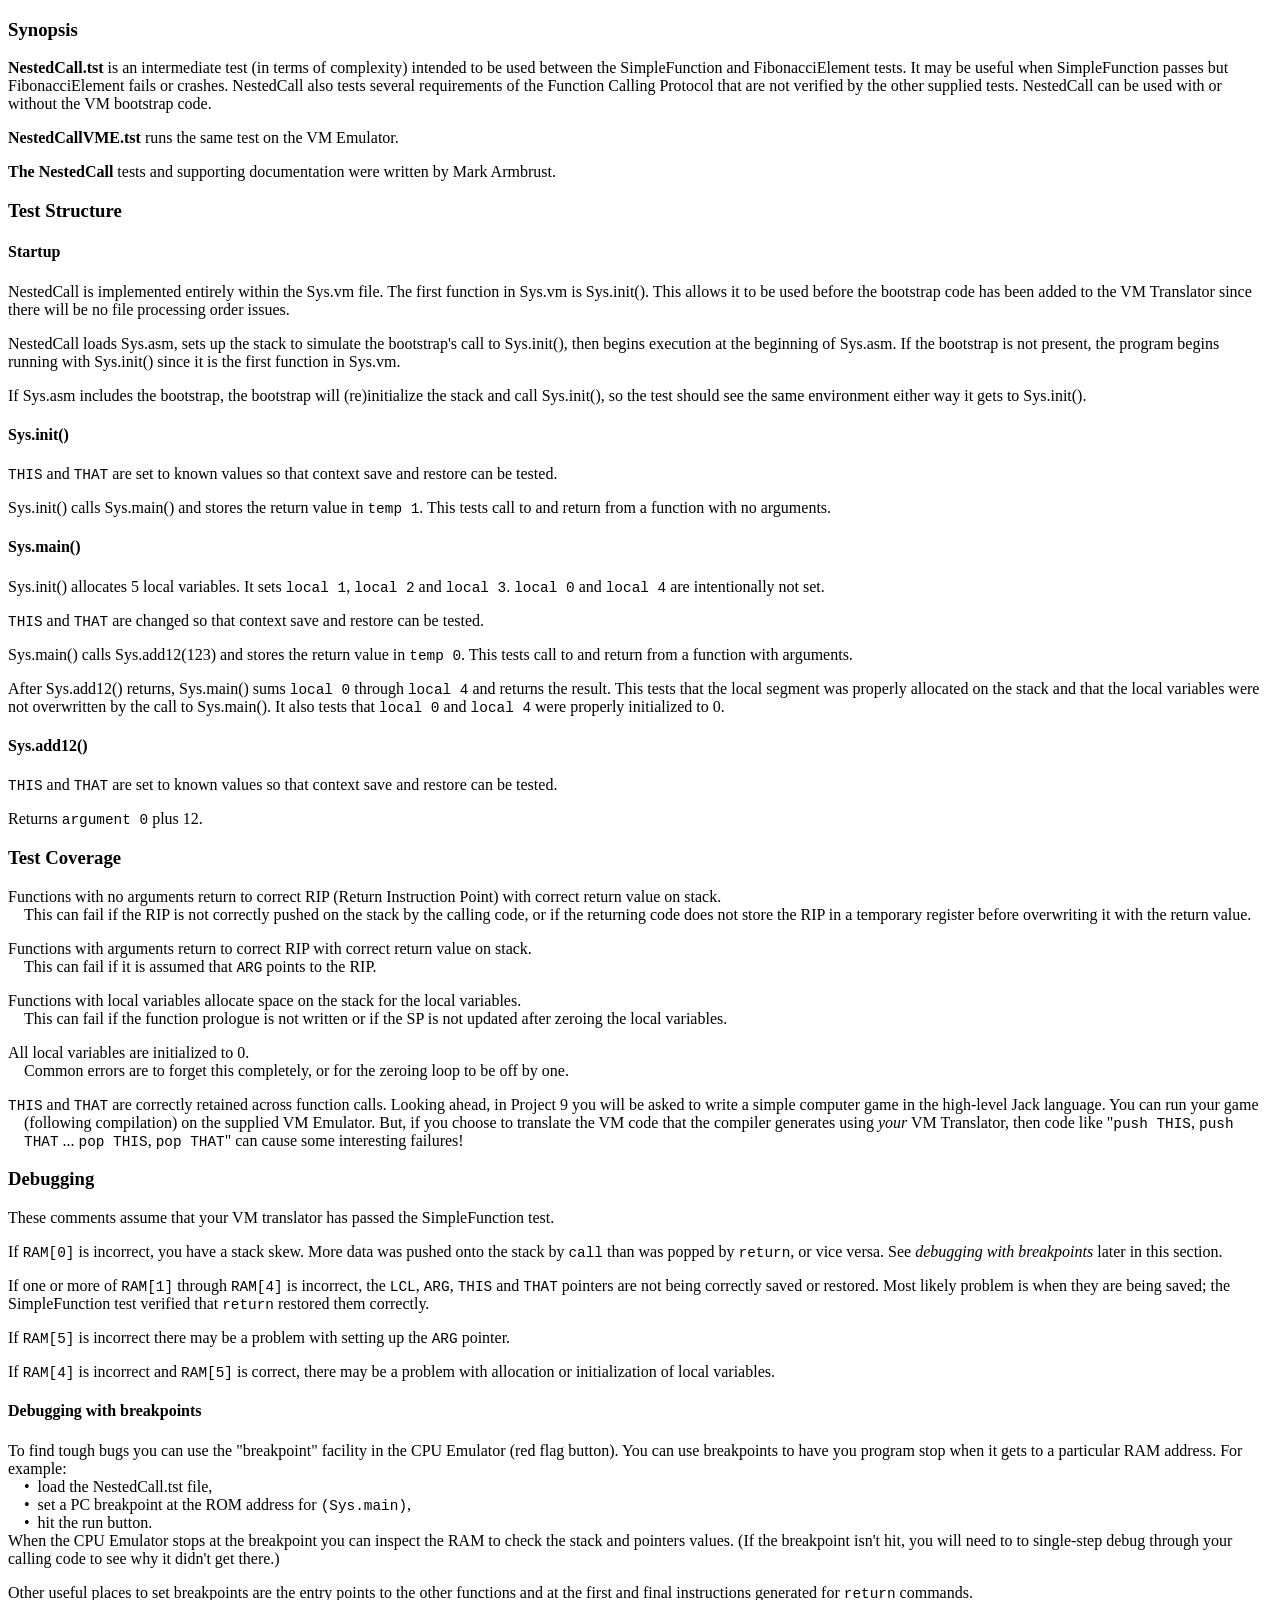
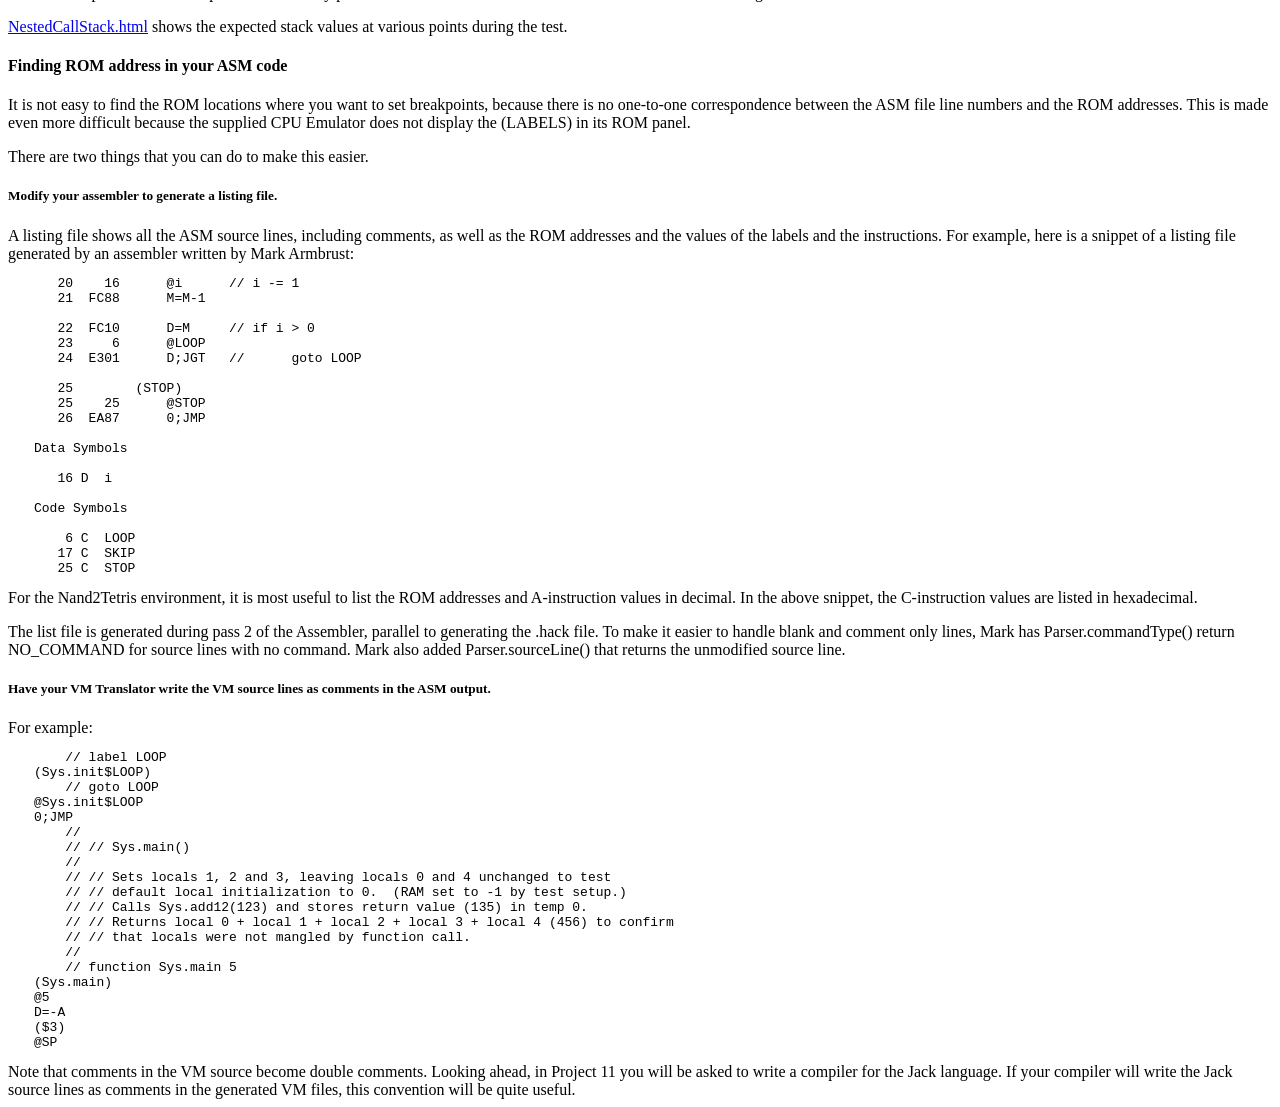
<file: 08/FunctionCalls/NestedCall/NestedCall.html>
<!DOCTYPE html>
<html>
<head>
	<meta http-equiv="Content-Type" content="text/html; charset=utf-8">
	<title>NestedCall.tst &mdash; Nand2Tetris Calling Convention Test</title>
	<style type="text/css">
	.code {font-family:"Courier New", Courier, monospace; font-size:90%;}	
	pre {margin-left:2em;}
	</style>
</head>
<body>
<!-- - - - - - - - - - - - - - - - - - - - - - - - - - - - - - - - - - - - - - - - - - - - - - - -->
<h3>Synopsis</h3>
<b>NestedCall.tst</b> is an intermediate test (in terms of complexity) intended to be used between the SimpleFunction and 
FibonacciElement tests. It may be useful when SimpleFunction passes but FibonacciElement fails or crashes. NestedCall also 
tests several requirements of the Function Calling Protocol that are not verified by the other 
supplied tests. NestedCall can be used with or without the VM bootstrap code.
<p>
<b>NestedCallVME.tst</b> runs the same test on the VM Emulator.
<p>
<b>The NestedCall</b> tests and supporting documentation were written by Mark Armbrust.

<!-- - - - - - - - - - - - - - - - - - - - - - - - - - - - - - - - - - - - - - - - - - - - - - - -->
<h3>Test Structure</h3>
<h4>Startup</h4>
NestedCall is implemented entirely within the Sys.vm file.  The first function in Sys.vm is 
Sys.init().  This allows it to be used before the bootstrap code has been added to the VM Translator 
since there will be no file processing order issues.
<p>
NestedCall loads Sys.asm, sets up the stack to simulate the bootstrap's call to Sys.init(), then 
begins execution at the beginning of Sys.asm.  If the bootstrap is not present, the program begins 
running with Sys.init() since it is the first function in Sys.vm.
<p>
If Sys.asm includes the bootstrap, the bootstrap will (re)initialize the stack and call Sys.init(), 
so the test should see the same environment either way it gets to Sys.init().

<h4>Sys.init()</h4>

<span class="code">THIS</span> and <span class="code">THAT</span> are set to known values so that context save and restore can be tested.
<p>
Sys.init() calls Sys.main() and stores the return value in <span class="code">temp 1</span>.  This tests call to and 
return from a function with no arguments.

<h4>Sys.main()</h4>
Sys.init() allocates 5 local variables.  It sets <span class="code">local 1</span>, <span class="code">local 2</span> and 
<span class="code">local 3</span>.  <span class="code">local 0</span> and <span class="code">local 4</span> are intentionally not set. 
<p> 
<span class="code">THIS</span> and <span class="code">THAT</span> are changed so that context save and restore can be tested.
<p>
Sys.main() calls Sys.add12(123) and stores the return value in <span class="code">temp 0</span>.  This tests call to and 
return from a function with arguments.
<p>
After Sys.add12() returns, Sys.main() sums <span class="code">local 0</span> through <span class="code">local 4</span> and returns the 
result.  This tests that the local segment was properly allocated on the stack and that the local 
variables were not overwritten by the call to Sys.main().  It also tests that <span class="code">local 0</span> and 
<span class="code">local 4</span> were properly initialized to 0.

<h4>Sys.add12()</h4>

<span class="code">THIS</span> and <span class="code">THAT</span> are set to known values so that context save and restore can be tested.
<p>
Returns <span class="code">argument 0</span> plus 12.

<!-- - - - - - - - - - - - - - - - - - - - - - - - - - - - - - - - - - - - - - - - - - - - - - - -->
<h3>Test Coverage</h3>

<p style="margin-left:1em; text-indent:-1em;">
Functions with no arguments return to correct RIP (Return Instruction Point) with correct return value on stack.<br>
This can fail if the RIP is not correctly pushed on the stack by the calling code, or if the returning
code does not store the RIP in a temporary register before overwriting it with the return value.

<p style="margin-left:1em; text-indent:-1em;">
Functions with arguments return to correct RIP with correct return value on stack.<br>
This can fail if it is assumed that <span class="code">ARG</span> points to the RIP.

<p style="margin-left:1em; text-indent:-1em;">
Functions with local variables allocate space on the stack for the local variables.<br>
This can fail if the function prologue is not written or if the SP is not updated after zeroing 
the local variables.

<p style="margin-left:1em; text-indent:-1em;">
All local variables are initialized to 0.<br>
Common errors are to forget this completely, or for the zeroing loop to be off by one.

<p style="margin-left:1em; text-indent:-1em;">
<span class="code">THIS</span> and <span class="code">THAT</span> are correctly retained across function calls. Looking ahead, in Project 9 you will be asked to write a simple computer game in the high-level Jack language. You can run your game (following compilation) on the supplied VM Emulator. But, if you choose to translate the VM code that the compiler generates using <em>your</em> VM Translator, then code like 
"<span class="code">push THIS</span>, <span class="code">push THAT</span> ... <span class="code">pop THIS</span>, <span class="code">pop THAT</span>" can cause some interesting failures!

<!-- - - - - - - - - - - - - - - - - - - - - - - - - - - - - - - - - - - - - - - - - - - - - - - -->
<h3>Debugging</h3>
These comments assume that your VM translator has passed the SimpleFunction test.
<p>
If <span class="code">RAM[0]</span> is incorrect, you have a stack skew.  More data was pushed onto the stack by 
<span class="code">call</span> than was popped by <span class="code">return</span>, or vice versa.  See <i>debugging with 
breakpoints</i> later in this section.
<p>
If one or more of <span class="code">RAM[1]</span> through <span class="code">RAM[4]</span> is incorrect, the <span class="code">LCL</span>, 
<span class="code">ARG</span>, <span class="code">THIS</span> and <span class="code">THAT</span> pointers are not being correctly saved or restored.  
Most likely problem is when they are being saved; the SimpleFunction test verified that 
<span class="code">return</span> restored them correctly.
<p>
If <span class="code">RAM[5]</span> is incorrect there may be a problem with setting up the <span class="code">ARG</span> pointer.  
<p>
If <span class="code">RAM[4]</span> is incorrect and <span class="code">RAM[5]</span> is correct, there may be a problem with 
allocation or initialization of local variables.

<h4>Debugging with breakpoints</h4>

To find tough bugs you can use the "breakpoint" facility in the CPU Emulator (red flag button).  
You can use breakpoints to have you program stop when it gets to a particular RAM address.  For 
example:<br>
&emsp;&bull;&ensp;load the NestedCall.tst file,<br>
&emsp;&bull;&ensp;set a PC breakpoint at the ROM address for <span class="code">(Sys.main)</span>,<br>
&emsp;&bull;&ensp;hit the run button.<br>
When the CPU Emulator stops at the breakpoint you can inspect the RAM to check the stack and pointers values.
(If the breakpoint isn't hit, you will need to to single-step debug through 
your calling code to see why it didn't get there.)
<p>
Other useful places to set breakpoints are the entry points to the other functions and at the 
first and final instructions generated for <span class="code">return</span> commands.
<p>
<a href="NestedCallStack.html">NestedCallStack.html</a> shows the expected stack values at various points 
during the test.

<h4>Finding ROM address in your ASM code</h4>
It is not easy to find the ROM locations where you want to set breakpoints, because there is no 
one-to-one correspondence between the ASM file line numbers and the ROM addresses. This is made even more 
difficult because the supplied CPU Emulator does not display the (LABELS) in its ROM panel.
<p>
There are two things that you can do to make this easier.
<p>
<h5>Modify your assembler to generate a listing file.</h5>
A listing file shows all the ASM source lines, including comments, as well as the ROM addresses and 
the values of the labels and the instructions. For example, here is a snippet of a listing file generated by an assembler written by Mark Armbrust:
<pre>
   20    16      @i      // i -= 1
   21  FC88      M=M-1
             
   22  FC10      D=M     // if i > 0
   23     6      @LOOP
   24  E301      D;JGT   //      goto LOOP
             
   25        (STOP)
   25    25      @STOP
   26  EA87      0;JMP

Data Symbols

   16 D  i

Code Symbols

    6 C  LOOP
   17 C  SKIP
   25 C  STOP
</pre>
For the Nand2Tetris environment, it is most useful to list the ROM addresses and A-instruction 
values in decimal.  In the above snippet, the C-instruction values are 
listed in hexadecimal.
<p>
The list file is generated during pass 2 of the Assembler, parallel to generating the .hack file.  To 
make it easier to handle blank and comment only lines, Mark has Parser.commandType() return 
NO_COMMAND for source lines with no command. Mark also added Parser.sourceLine() that returns the 
unmodified source line.
<p>
<h5>Have your VM Translator write the VM source lines as comments in the ASM output.</h5>
For example:
<pre>
    // label LOOP
(Sys.init$LOOP)
    // goto LOOP
@Sys.init$LOOP
0;JMP
    //
    // // Sys.main()
    // 
    // // Sets locals 1, 2 and 3, leaving locals 0 and 4 unchanged to test
    // // default local initialization to 0.  (RAM set to -1 by test setup.)
    // // Calls Sys.add12(123) and stores return value (135) in temp 0.
    // // Returns local 0 + local 1 + local 2 + local 3 + local 4 (456) to confirm
    // // that locals were not mangled by function call.
    // 
    // function Sys.main 5
(Sys.main)
@5
D=-A
($3)
@SP
</pre>
Note that comments in the VM source become double comments. Looking ahead, in Project 11 you will be asked to write a compiler for the Jack language. If your compiler will write the Jack source lines as comments in the 
generated VM files, this convention will be quite useful.

</body>
</html>
</file>
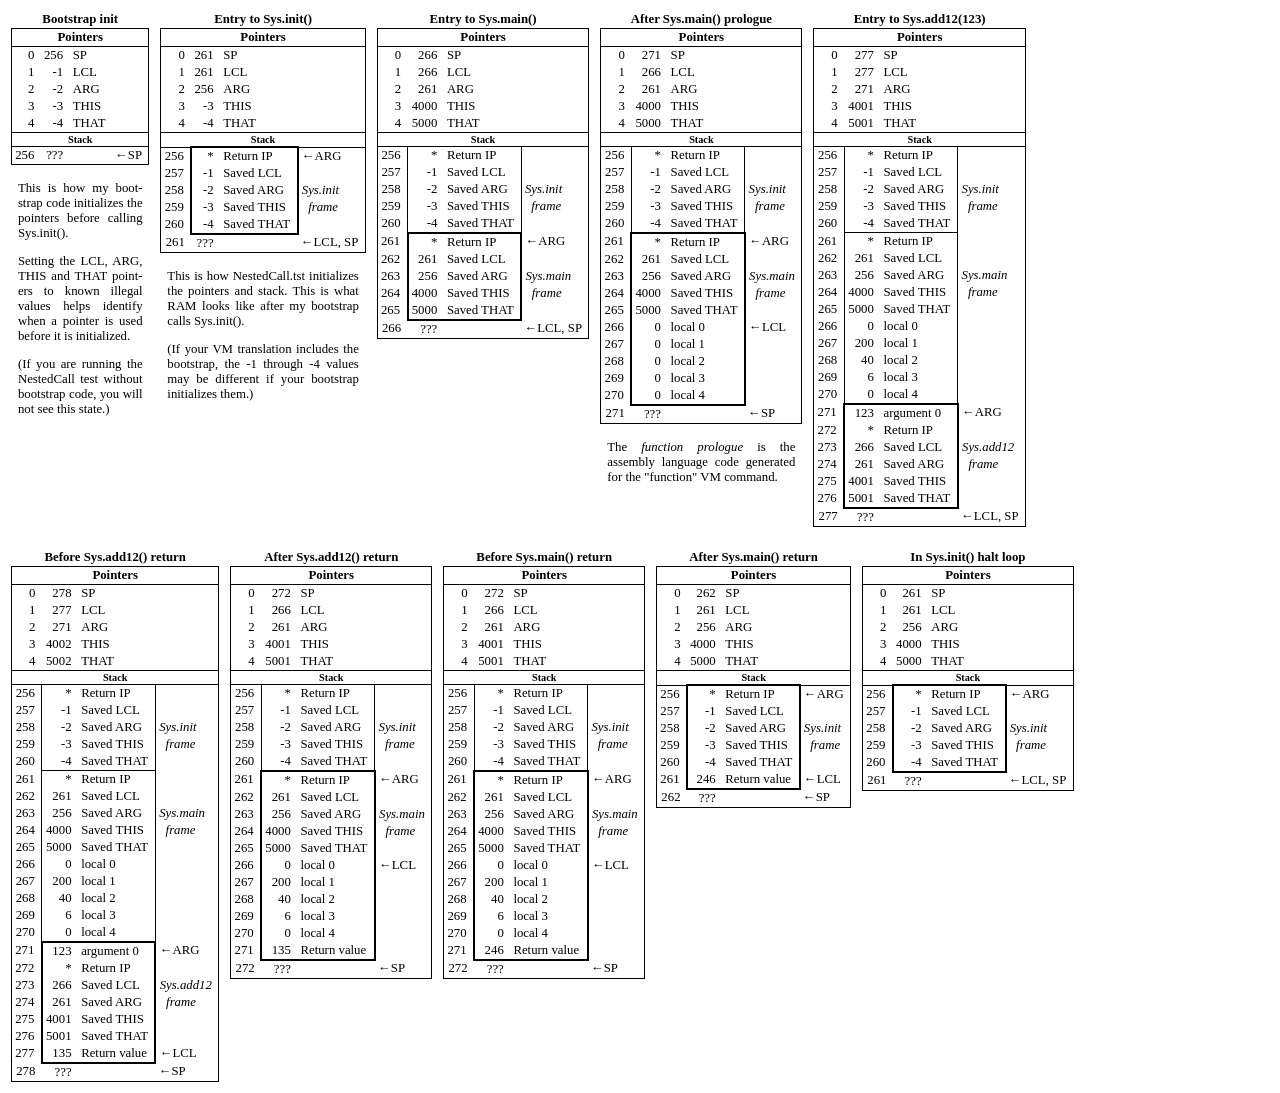
<file: 08/FunctionCalls/NestedCall/NestedCallStack.html>
<!DOCTYPE html>
<html>
<head>
	<meta http-equiv="Content-Type" content="text/html; charset=utf-8">
	<title>NestedCall.tst &mdash; Stack Frames</title>
	<style type="text/css">
	.stack {border-collapse:collapse; font-size:80%;}
	.stack td {padding-left:.25em;padding-right:.25em;white-space:nowrap;}
	.stack td:first-child {text-align:right;}
	.stack td:first-child + td {text-align:right;}
	.stack td:first-child + td + td {text-align:left;}
	.stack td:first-child + td + td + td {text-align:left;}
	.stack .reg {border-left:1px solid; border-right:1px solid;}
	.stack .reg th {border:1px solid;} 
	.stack .stack {border-left:1px solid; border-right:1px solid;}
	.stack .stack th {border:1px solid;} 
	.stack .tos {border-left:1px solid; border-right:1px solid;border-bottom:1px solid;}
	.stack .frame {border-left:1px solid; border-right:1px solid;}
	.stack .frame td:first-child + td {border-left:1px solid;}
	.stack .frame td:first-child + td + td {border-right:1px solid;}
	.stack .framet {border-left:1px solid; border-right:1px solid;}
	.stack .framet td:first-child + td {border-left:1px solid;border-top:1px solid;}
	.stack .framet td:first-child + td + td {border-right:1px solid;border-top:1px solid;}
	.stack .bframe {border-left:1px solid; border-right:1px solid;}
	.stack .bframe td:first-child + td {border-left:2px solid;}
	.stack .bframe td:first-child + td + td {border-right:2px solid;}
	.stack .bframet {border-left:1px solid; border-right:1px solid;}
	.stack .bframet td:first-child + td {border-left:2px solid;border-top:2px solid;}
	.stack .bframet td:first-child + td + td {border-right:2px solid;border-top:2px solid;}
	.stack .bframeb {border-left:1px solid; border-right:1px solid;}
	.stack .bframeb td:first-child + td {border-left:2px solid;border-bottom:2px solid;}
	.stack .bframeb td:first-child + td + td {border-right:2px solid;border-bottom:2px solid;}
	.stack .note td {padding-left:.5em;padding-right:.5em;white-space:normal;text-align:justify;}
	.stack .fid {font-style:italic}
	.master {width: 10%;}
	.master td {vertical-align:top;padding-right:.5em; }
	</style>
</head>
<body>
<!-- - - - - - - - - - - - - - - - - - - - - - - - - - - - - - - - - - - - - - - - - - - - - - - -->
<table class="master">
<tr>
  <td>
	<table class="stack">
	<tr><th colspan="4">Bootstrap init</th></tr>
	<tr class="reg"><th colspan="4">Pointers</th></tr>
	<tr class="reg"><td>0</td><td>256</td><td>SP</td><td></td></tr>
	<tr class="reg"><td>1</td><td>-1</td><td>LCL</td><td></td></tr>
	<tr class="reg"><td>2</td><td>-2</td><td>ARG</td><td></td></tr>
	<tr class="reg"><td>3</td><td>-3</td><td>THIS</td><td></td></tr>
	<tr class="reg"><td>4</td><td>-4</td><td>THAT</td><td></td></tr>
	<tr class="stack"><th colspan="4">Stack</th></tr>
	<tr class="tos"><td>256</td><td>???</td><td></td><td>&larr;SP</td></tr>
	<tr class="note"><td colspan="4"><br>
		This is how my boot&shy;strap code initial&shy;izes the pointers before calling Sys.init().
		<p>
		Setting the LCL, ARG, THIS and THAT point&shy;ers to known illegal values helps identify 
		when a pointer is used before it is initial&shy;ized.
		<p>
		(If you are running the NestedCall test with&shy;out boot&shy;strap code, you will not see this state.)</td></tr>
	</table>
  </td><td>
	<table class="stack">
	<tr><th colspan="4">Entry to Sys.init()</th></tr>
	<tr class="reg"><th colspan="4">Pointers</th></tr>
	<tr class="reg"><td>0</td><td>261</td><td>SP</td><td></td></tr>
	<tr class="reg"><td>1</td><td>261</td><td>LCL</td><td></td></tr>
	<tr class="reg"><td>2</td><td>256</td><td>ARG</td><td></td></tr>
	<tr class="reg"><td>3</td><td>-3</td><td>THIS</td><td></td></tr>
	<tr class="reg"><td>4</td><td>-4</td><td>THAT</td><td></td></tr>
	<tr class="stack"><th colspan="4">Stack</th></tr>
	<tr class="bframet"><td>256</td><td>*</td><td>Return IP</td><td>&larr;ARG</td></tr>
	<tr class="bframe"><td>257</td><td>-1</td><td>Saved LCL</td><td></td></tr>
	<tr class="bframe"><td>258</td><td>-2</td><td>Saved ARG</td><td class="fid">Sys.init</td></tr>
	<tr class="bframe"><td>259</td><td>-3</td><td>Saved THIS</td><td class="fid">&ensp;frame</td></tr>
	<tr class="bframeb"><td>260</td><td>-4</td><td>Saved THAT</td><td></td></tr>
	<tr class="tos"><td>261</td><td>???</td><td></td><td>&larr;LCL, SP</td></tr>
	<tr class="note"><td colspan="4"><br>
		This is how NestedCall.tst initial&shy;izes the pointers and stack.  This is what RAM looks 
		like after my boot&shy;strap calls Sys.init().
		<p>
		(If your VM trans&shy;lation includes the boot&shy;strap, the -1 through -4 values may be 
		different if your boot&shy;strap initial&shy;izes them.)</td></tr>
	</table>
  </td><td>
	<table class="stack">
	<tr><th colspan="4">Entry to Sys.main()</th></tr>
	<tr class="reg"><th colspan="4">Pointers</th></tr>
	<tr class="reg"><td>0</td><td>266</td><td>SP</td><td></td></tr>
	<tr class="reg"><td>1</td><td>266</td><td>LCL</td><td></td></tr>
	<tr class="reg"><td>2</td><td>261</td><td>ARG</td><td></td></tr>
	<tr class="reg"><td>3</td><td>4000</td><td>THIS</td><td></td></tr>
	<tr class="reg"><td>4</td><td>5000</td><td>THAT</td><td></td></tr>
	<tr class="stack"><th colspan="4">Stack</th></tr>
	<tr class="framet"><td>256</td><td>*</td><td>Return IP</td><td></td></tr>
	<tr class="frame"><td>257</td><td>-1</td><td>Saved LCL</td><td></td></tr>
	<tr class="frame"><td>258</td><td>-2</td><td>Saved ARG</td><td class="fid">Sys.init</td></tr>
	<tr class="frame"><td>259</td><td>-3</td><td>Saved THIS</td><td class="fid">&ensp;frame</td></tr>
	<tr class="frame"><td>260</td><td>-4</td><td>Saved THAT</td><td></td></tr>
	<tr class="bframet"><td>261</td><td>*</td><td>Return IP</td><td>&larr;ARG</td></tr>
	<tr class="bframe"><td>262</td><td>261</td><td>Saved LCL</td><td></td></tr>
	<tr class="bframe"><td>263</td><td>256</td><td>Saved ARG</td><td class="fid">Sys.main</td></tr>
	<tr class="bframe"><td>264</td><td>4000</td><td>Saved THIS</td><td class="fid">&ensp;frame</td></tr>
	<tr class="bframeb"><td>265</td><td>5000</td><td>Saved THAT</td><td></td></tr>
	<tr class="tos"><td>266</td><td>???</td><td></td><td>&larr;LCL, SP</td></tr>
	</table>
  </td><td>
	<table class="stack">
	<tr><th colspan="4">After Sys.main() prologue</th></tr>
	<tr class="reg"><th colspan="4">Pointers</th></tr>
	<tr class="reg"><td>0</td><td>271</td><td>SP</td><td></td></tr>
	<tr class="reg"><td>1</td><td>266</td><td>LCL</td><td></td></tr>
	<tr class="reg"><td>2</td><td>261</td><td>ARG</td><td></td></tr>
	<tr class="reg"><td>3</td><td>4000</td><td>THIS</td><td></td></tr>
	<tr class="reg"><td>4</td><td>5000</td><td>THAT</td><td></td></tr>
	<tr class="stack"><th colspan="4">Stack</th></tr>
	<tr class="framet"><td>256</td><td>*</td><td>Return IP</td><td></td></tr>
	<tr class="frame"><td>257</td><td>-1</td><td>Saved LCL</td><td></td></tr>
	<tr class="frame"><td>258</td><td>-2</td><td>Saved ARG</td><td class="fid">Sys.init</td></tr>
	<tr class="frame"><td>259</td><td>-3</td><td>Saved THIS</td><td class="fid">&ensp;frame</td></tr>
	<tr class="frame"><td>260</td><td>-4</td><td>Saved THAT</td><td></td></tr>
	<tr class="bframet"><td>261</td><td>*</td><td>Return IP</td><td>&larr;ARG</td></tr>
	<tr class="bframe"><td>262</td><td>261</td><td>Saved LCL</td><td></td></tr>
	<tr class="bframe"><td>263</td><td>256</td><td>Saved ARG</td><td class="fid">Sys.main</td></tr>
	<tr class="bframe"><td>264</td><td>4000</td><td>Saved THIS</td><td class="fid">&ensp;frame</td></tr>
	<tr class="bframe"><td>265</td><td>5000</td><td>Saved THAT</td><td></td></tr>
	<tr class="bframe"><td>266</td><td>0</td><td>local 0</td><td>&larr;LCL</td></tr>
	<tr class="bframe"><td>267</td><td>0</td><td>local 1</td><td></td></tr>
	<tr class="bframe"><td>268</td><td>0</td><td>local 2</td><td></td></tr>
	<tr class="bframe"><td>269</td><td>0</td><td>local 3</td><td></td></tr>
	<tr class="bframeb"><td>270</td><td>0</td><td>local 4</td><td></td></tr>
	<tr class="tos"><td>271</td><td>???</td><td></td><td>&larr;SP</td></tr>
	<tr class="note"><td colspan="4"><br>
		The <i>function prologue</i> is the assembly language code generated for the 
		"function" VM command.
	</table>
  </td><td>
	<table class="stack">
	<tr><th colspan="4">Entry to Sys.add12(123)</th></tr>
	<tr class="reg"><th colspan="4">Pointers</th></tr>
	<tr class="reg"><td>0</td><td>277</td><td>SP</td><td></td></tr>
	<tr class="reg"><td>1</td><td>277</td><td>LCL</td><td></td></tr>
	<tr class="reg"><td>2</td><td>271</td><td>ARG</td><td></td></tr>
	<tr class="reg"><td>3</td><td>4001</td><td>THIS</td><td></td></tr>
	<tr class="reg"><td>4</td><td>5001</td><td>THAT</td><td></td></tr>
	<tr class="stack"><th colspan="4">Stack</th></tr>
	<tr class="framet"><td>256</td><td>*</td><td>Return IP</td><td></td></tr>
	<tr class="frame"><td>257</td><td>-1</td><td>Saved LCL</td><td></td></tr>
	<tr class="frame"><td>258</td><td>-2</td><td>Saved ARG</td><td class="fid">Sys.init</td></tr>
	<tr class="frame"><td>259</td><td>-3</td><td>Saved THIS</td><td class="fid">&ensp;frame</td></tr>
	<tr class="frame"><td>260</td><td>-4</td><td>Saved THAT</td><td></td></tr>
	<tr class="framet"><td>261</td><td>*</td><td>Return IP</td><td></td></tr>
	<tr class="frame"><td>262</td><td>261</td><td>Saved LCL</td><td></td></tr>
	<tr class="frame"><td>263</td><td>256</td><td>Saved ARG</td><td class="fid">Sys.main</td></tr>
	<tr class="frame"><td>264</td><td>4000</td><td>Saved THIS</td><td class="fid">&ensp;frame</td></tr>
	<tr class="frame"><td>265</td><td>5000</td><td>Saved THAT</td><td></td></tr>
	<tr class="frame"><td>266</td><td>0</td><td>local 0</td><td></td></tr>
	<tr class="frame"><td>267</td><td>200</td><td>local 1</td><td></td></tr>
	<tr class="frame"><td>268</td><td>40</td><td>local 2</td><td></td></tr>
	<tr class="frame"><td>269</td><td>6</td><td>local 3</td><td></td></tr>
	<tr class="frame"><td>270</td><td>0</td><td>local 4</td><td></td></tr>
	<tr class="bframet"><td>271</td><td>123</td><td>argument 0</td><td>&larr;ARG</td></tr>
	<tr class="bframe"><td>272</td><td>*</td><td>Return IP</td><td></td></tr>
	<tr class="bframe"><td>273</td><td>266</td><td>Saved LCL</td><td class="fid">Sys.add12</td></tr>
	<tr class="bframe"><td>274</td><td>261</td><td>Saved ARG</td><td class="fid">&ensp;frame</td></tr>
	<tr class="bframe"><td>275</td><td>4001</td><td>Saved THIS</td><td></td></tr>
	<tr class="bframeb"><td>276</td><td>5001</td><td>Saved THAT</td><td></td></tr>
	<tr class="tos"><td>277</td><td>???</td><td></td><td>&larr;LCL, SP</td></tr>
	</table>
  </td>
</tr></table>

<p>

<table class="master">
<tr>
  <td>
	<table class="stack">
	<tr><th colspan="4">Before Sys.add12() return</th></tr>
	<tr class="reg"><th colspan="4">Pointers</th></tr>
	<tr class="reg"><td>0</td><td>278</td><td>SP</td><td></td></tr>
	<tr class="reg"><td>1</td><td>277</td><td>LCL</td><td></td></tr>
	<tr class="reg"><td>2</td><td>271</td><td>ARG</td><td></td></tr>
	<tr class="reg"><td>3</td><td>4002</td><td>THIS</td><td></td></tr>
	<tr class="reg"><td>4</td><td>5002</td><td>THAT</td><td></td></tr>
	<tr class="stack"><th colspan="4">Stack</th></tr>
	<tr class="framet"><td>256</td><td>*</td><td>Return IP</td><td></td></tr>
	<tr class="frame"><td>257</td><td>-1</td><td>Saved LCL</td><td></td></tr>
	<tr class="frame"><td>258</td><td>-2</td><td>Saved ARG</td><td class="fid">Sys.init</td></tr>
	<tr class="frame"><td>259</td><td>-3</td><td>Saved THIS</td><td class="fid">&ensp;frame</td></tr>
	<tr class="frame"><td>260</td><td>-4</td><td>Saved THAT</td><td></td></tr>
	<tr class="framet"><td>261</td><td>*</td><td>Return IP</td><td></td></tr>
	<tr class="frame"><td>262</td><td>261</td><td>Saved LCL</td><td></td></tr>
	<tr class="frame"><td>263</td><td>256</td><td>Saved ARG</td><td class="fid">Sys.main</td></tr>
	<tr class="frame"><td>264</td><td>4000</td><td>Saved THIS</td><td class="fid">&ensp;frame</td></tr>
	<tr class="frame"><td>265</td><td>5000</td><td>Saved THAT</td><td></td></tr>
	<tr class="frame"><td>266</td><td>0</td><td>local 0</td><td></td></tr>
	<tr class="frame"><td>267</td><td>200</td><td>local 1</td><td></td></tr>
	<tr class="frame"><td>268</td><td>40</td><td>local 2</td><td></td></tr>
	<tr class="frame"><td>269</td><td>6</td><td>local 3</td><td></td></tr>
	<tr class="frame"><td>270</td><td>0</td><td>local 4</td><td></td></tr>
	<tr class="bframet"><td>271</td><td>123</td><td>argument 0</td><td>&larr;ARG</td></tr>
	<tr class="bframe"><td>272</td><td>*</td><td>Return IP</td><td></td></tr>
	<tr class="bframe"><td>273</td><td>266</td><td>Saved LCL</td><td class="fid">Sys.add12</td></tr>
	<tr class="bframe"><td>274</td><td>261</td><td>Saved ARG</td><td class="fid">&ensp;frame</td></tr>
	<tr class="bframe"><td>275</td><td>4001</td><td>Saved THIS</td><td></td></tr>
	<tr class="bframe"><td>276</td><td>5001</td><td>Saved THAT</td><td></td></tr>
	<tr class="bframeb"><td>277</td><td>135</td><td>Return value</td><td>&larr;LCL</td></tr>
	<tr class="tos"><td>278</td><td>???</td><td></td><td>&larr;SP</td></tr>
	</table>
  </td><td>
	<table class="stack">
	<tr><th colspan="4">After Sys.add12() return</th></tr>
	<tr class="reg"><th colspan="4">Pointers</th></tr>
	<tr class="reg"><td>0</td><td>272</td><td>SP</td><td></td></tr>
	<tr class="reg"><td>1</td><td>266</td><td>LCL</td><td></td></tr>
	<tr class="reg"><td>2</td><td>261</td><td>ARG</td><td></td></tr>
	<tr class="reg"><td>3</td><td>4001</td><td>THIS</td><td></td></tr>
	<tr class="reg"><td>4</td><td>5001</td><td>THAT</td><td></td></tr>
	<tr class="stack"><th colspan="4">Stack</th></tr>
	<tr class="framet"><td>256</td><td>*</td><td>Return IP</td><td></td></tr>
	<tr class="frame"><td>257</td><td>-1</td><td>Saved LCL</td><td></td></tr>
	<tr class="frame"><td>258</td><td>-2</td><td>Saved ARG</td><td class="fid">Sys.init</td></tr>
	<tr class="frame"><td>259</td><td>-3</td><td>Saved THIS</td><td class="fid">&ensp;frame</td></tr>
	<tr class="frame"><td>260</td><td>-4</td><td>Saved THAT</td><td></td></tr>
	<tr class="bframet"><td>261</td><td>*</td><td>Return IP</td><td>&larr;ARG</td></tr>
	<tr class="bframe"><td>262</td><td>261</td><td>Saved LCL</td><td></td></tr>
	<tr class="bframe"><td>263</td><td>256</td><td>Saved ARG</td><td class="fid">Sys.main</td></tr>
	<tr class="bframe"><td>264</td><td>4000</td><td>Saved THIS</td><td class="fid">&ensp;frame</td></tr>
	<tr class="bframe"><td>265</td><td>5000</td><td>Saved THAT</td><td></td></tr>
	<tr class="bframe"><td>266</td><td>0</td><td>local 0</td><td>&larr;LCL</td></tr>
	<tr class="bframe"><td>267</td><td>200</td><td>local 1</td><td></td></tr>
	<tr class="bframe"><td>268</td><td>40</td><td>local 2</td><td></td></tr>
	<tr class="bframe"><td>269</td><td>6</td><td>local 3</td><td></td></tr>
	<tr class="bframe"><td>270</td><td>0</td><td>local 4</td><td></td></tr>
	<tr class="bframeb"><td>271</td><td>135</td><td>Return value</td><td></td></tr>
	<tr class="tos"><td>272</td><td>???</td><td></td><td>&larr;SP</td></tr>
	</table>
  </td><td>
	<table class="stack">
	<tr><th colspan="4">Before Sys.main() return</th></tr>
	<tr class="reg"><th colspan="4">Pointers</th></tr>
	<tr class="reg"><td>0</td><td>272</td><td>SP</td><td></td></tr>
	<tr class="reg"><td>1</td><td>266</td><td>LCL</td><td></td></tr>
	<tr class="reg"><td>2</td><td>261</td><td>ARG</td><td></td></tr>
	<tr class="reg"><td>3</td><td>4001</td><td>THIS</td><td></td></tr>
	<tr class="reg"><td>4</td><td>5001</td><td>THAT</td><td></td></tr>
	<tr class="stack"><th colspan="4">Stack</th></tr>
	<tr class="framet"><td>256</td><td>*</td><td>Return IP</td><td></td></tr>
	<tr class="frame"><td>257</td><td>-1</td><td>Saved LCL</td><td></td></tr>
	<tr class="frame"><td>258</td><td>-2</td><td>Saved ARG</td><td class="fid">Sys.init</td></tr>
	<tr class="frame"><td>259</td><td>-3</td><td>Saved THIS</td><td class="fid">&ensp;frame</td></tr>
	<tr class="frame"><td>260</td><td>-4</td><td>Saved THAT</td><td></td></tr>
	<tr class="bframet"><td>261</td><td>*</td><td>Return IP</td><td>&larr;ARG</td></tr>
	<tr class="bframe"><td>262</td><td>261</td><td>Saved LCL</td><td></td></tr>
	<tr class="bframe"><td>263</td><td>256</td><td>Saved ARG</td><td class="fid">Sys.main</td></tr>
	<tr class="bframe"><td>264</td><td>4000</td><td>Saved THIS</td><td class="fid">&ensp;frame</td></tr>
	<tr class="bframe"><td>265</td><td>5000</td><td>Saved THAT</td><td></td></tr>
	<tr class="bframe"><td>266</td><td>0</td><td>local 0</td><td>&larr;LCL</td></tr>
	<tr class="bframe"><td>267</td><td>200</td><td>local 1</td><td></td></tr>
	<tr class="bframe"><td>268</td><td>40</td><td>local 2</td><td></td></tr>
	<tr class="bframe"><td>269</td><td>6</td><td>local 3</td><td></td></tr>
	<tr class="bframe"><td>270</td><td>0</td><td>local 4</td><td></td></tr>
	<tr class="bframeb"><td>271</td><td>246</td><td>Return value</td><td></td></tr>
	<tr class="tos"><td>272</td><td>???</td><td></td><td>&larr;SP</td></tr>
	</table>
  </td><td>
	<table class="stack">
	<tr><th colspan="4">After Sys.main() return</th></tr>
	<tr class="reg"><th colspan="4">Pointers</th></tr>
	<tr class="reg"><td>0</td><td>262</td><td>SP</td><td></td></tr>
	<tr class="reg"><td>1</td><td>261</td><td>LCL</td><td></td></tr>
	<tr class="reg"><td>2</td><td>256</td><td>ARG</td><td></td></tr>
	<tr class="reg"><td>3</td><td>4000</td><td>THIS</td><td></td></tr>
	<tr class="reg"><td>4</td><td>5000</td><td>THAT</td><td></td></tr>
	<tr class="stack"><th colspan="4">Stack</th></tr>
	<tr class="bframet"><td>256</td><td>*</td><td>Return IP</td><td>&larr;ARG</td></tr>
	<tr class="bframe"><td>257</td><td>-1</td><td>Saved LCL</td><td></td></tr>
	<tr class="bframe"><td>258</td><td>-2</td><td>Saved ARG</td><td class="fid">Sys.init</td></tr>
	<tr class="bframe"><td>259</td><td>-3</td><td>Saved THIS</td><td class="fid">&ensp;frame</td></tr>
	<tr class="bframe"><td>260</td><td>-4</td><td>Saved THAT</td><td></td></tr>
	<tr class="bframeb"><td>261</td><td>246</td><td>Return value</td><td>&larr;LCL</td></tr>
	<tr class="tos"><td>262</td><td>???</td><td></td><td>&larr;SP</td></tr>
	</table>
  </td><td>
	<table class="stack">
	<tr><th colspan="4">In Sys.init() halt loop</th></tr>
	<tr class="reg"><th colspan="4">Pointers</th></tr>
	<tr class="reg"><td>0</td><td>261</td><td>SP</td><td></td></tr>
	<tr class="reg"><td>1</td><td>261</td><td>LCL</td><td></td></tr>
	<tr class="reg"><td>2</td><td>256</td><td>ARG</td><td></td></tr>
	<tr class="reg"><td>3</td><td>4000</td><td>THIS</td><td></td></tr>
	<tr class="reg"><td>4</td><td>5000</td><td>THAT</td><td></td></tr>
	<tr class="stack"><th colspan="4">Stack</th></tr>
	<tr class="bframet"><td>256</td><td>*</td><td>Return IP</td><td>&larr;ARG</td></tr>
	<tr class="bframe"><td>257</td><td>-1</td><td>Saved LCL</td><td></td></tr>
	<tr class="bframe"><td>258</td><td>-2</td><td>Saved ARG</td><td class="fid">Sys.init</td></tr>
	<tr class="bframe"><td>259</td><td>-3</td><td>Saved THIS</td><td class="fid">&ensp;frame</td></tr>
	<tr class="bframeb"><td>260</td><td>-4</td><td>Saved THAT</td><td></td></tr>
	<tr class="tos"><td>261</td><td>???</td><td></td><td>&larr;LCL, SP</td></tr>
	</table>
  </td>
</tr></table>

</body>
</html>
</file>
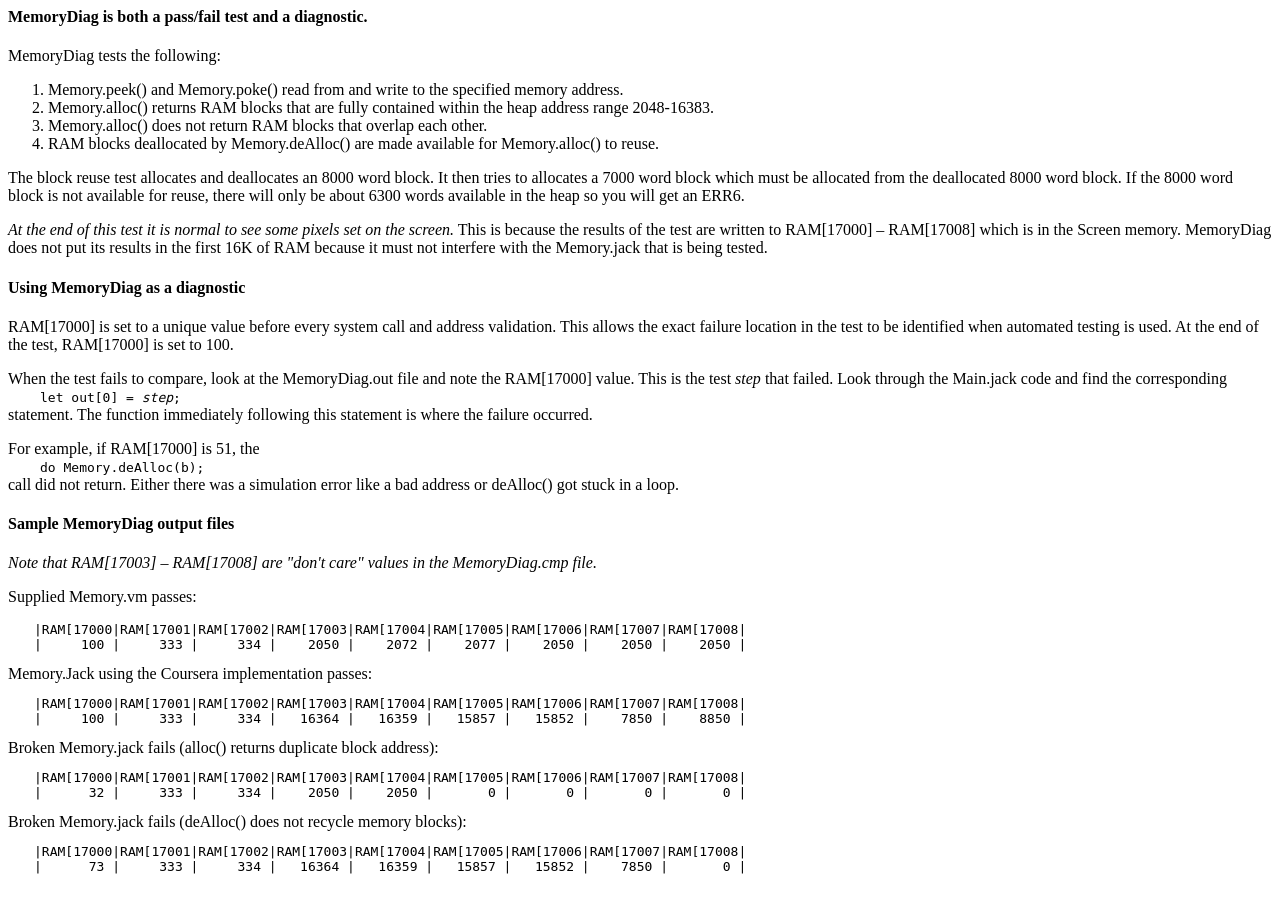
<file: 12/MemoryTest/MemoryDiag/README.html>
<html>
<h4>MemoryDiag is both a pass/fail test and a diagnostic.</h4>
<p>
MemoryDiag tests the following:
<ol>
<li>Memory.peek() and Memory.poke() read from and write to the specified memory address.</li>
<li>Memory.alloc() returns RAM blocks that are fully contained within the heap address range 2048-16383.</li>
<li>Memory.alloc() does not return RAM blocks that overlap each other.</li>
<li>RAM blocks deallocated by Memory.deAlloc() are made available for Memory.alloc() to reuse.</li>
</ol>
The block reuse test allocates and deallocates an 8000 word block.  It then tries to allocates a 7000 word block which must be allocated from the deallocated 8000 word block.  If the 8000 word block is not available for reuse, there will only be about 6300 words available in the heap so you will get an ERR6.
<p>
<i>At the end of this test it is normal to see some pixels set on the screen.</i>  This is because the results of the test are written to RAM[17000]&nbsp;&ndash; RAM[17008] which is in the Screen memory.  MemoryDiag does not put its results in the first 16K of RAM because it must not interfere with the Memory.jack that is being tested.


<h4>Using MemoryDiag as a diagnostic</h4>

RAM[17000] is set to a unique value before every system call and address validation.  This allows the exact failure location in the test to be identified when automated testing is used.  At the end of the test, RAM[17000] is set to 100.
<p>
When the test fails to compare, look at the MemoryDiag.out file and note the RAM[17000] value.  This is the test <i>step</i> that failed.  Look through the Main.jack code and find the corresponding<br>
&emsp;&emsp;<tt>let out[0] = <i>step</i>;</tt><br>
statement.  The function immediately following this statement is where the failure occurred.
<p>
For example, if RAM[17000] is 51, the<br>
&emsp;&emsp;<tt>do Memory.deAlloc(b);</tt><br>
call did not return.  Either there was a simulation error like a bad address or deAlloc() got stuck in a loop.


<h4>Sample MemoryDiag output files</h4>

<i>Note that RAM[17003]&nbsp;&ndash; RAM[17008] are "don't care" values in the MemoryDiag.cmp file.</i>
<p>
Supplied Memory.vm passes:
<pre style="padding-left:2em;">
|RAM[17000|RAM[17001|RAM[17002|RAM[17003|RAM[17004|RAM[17005|RAM[17006|RAM[17007|RAM[17008|
|     100 |     333 |     334 |    2050 |    2072 |    2077 |    2050 |    2050 |    2050 |
</pre>
Memory.Jack using the Coursera implementation passes:
<pre style="padding-left:2em;">
|RAM[17000|RAM[17001|RAM[17002|RAM[17003|RAM[17004|RAM[17005|RAM[17006|RAM[17007|RAM[17008|
|     100 |     333 |     334 |   16364 |   16359 |   15857 |   15852 |    7850 |    8850 |
</pre>
Broken Memory.jack fails (alloc() returns duplicate block address):
<pre style="padding-left:2em;">
|RAM[17000|RAM[17001|RAM[17002|RAM[17003|RAM[17004|RAM[17005|RAM[17006|RAM[17007|RAM[17008|
|      32 |     333 |     334 |    2050 |    2050 |       0 |       0 |       0 |       0 |
</pre>
Broken Memory.jack fails (deAlloc() does not recycle memory blocks):
<pre style="padding-left:2em;">
|RAM[17000|RAM[17001|RAM[17002|RAM[17003|RAM[17004|RAM[17005|RAM[17006|RAM[17007|RAM[17008|
|      73 |     333 |     334 |   16364 |   16359 |   15857 |   15852 |    7850 |       0 |
</pre>

</html>
<p>
</file>
